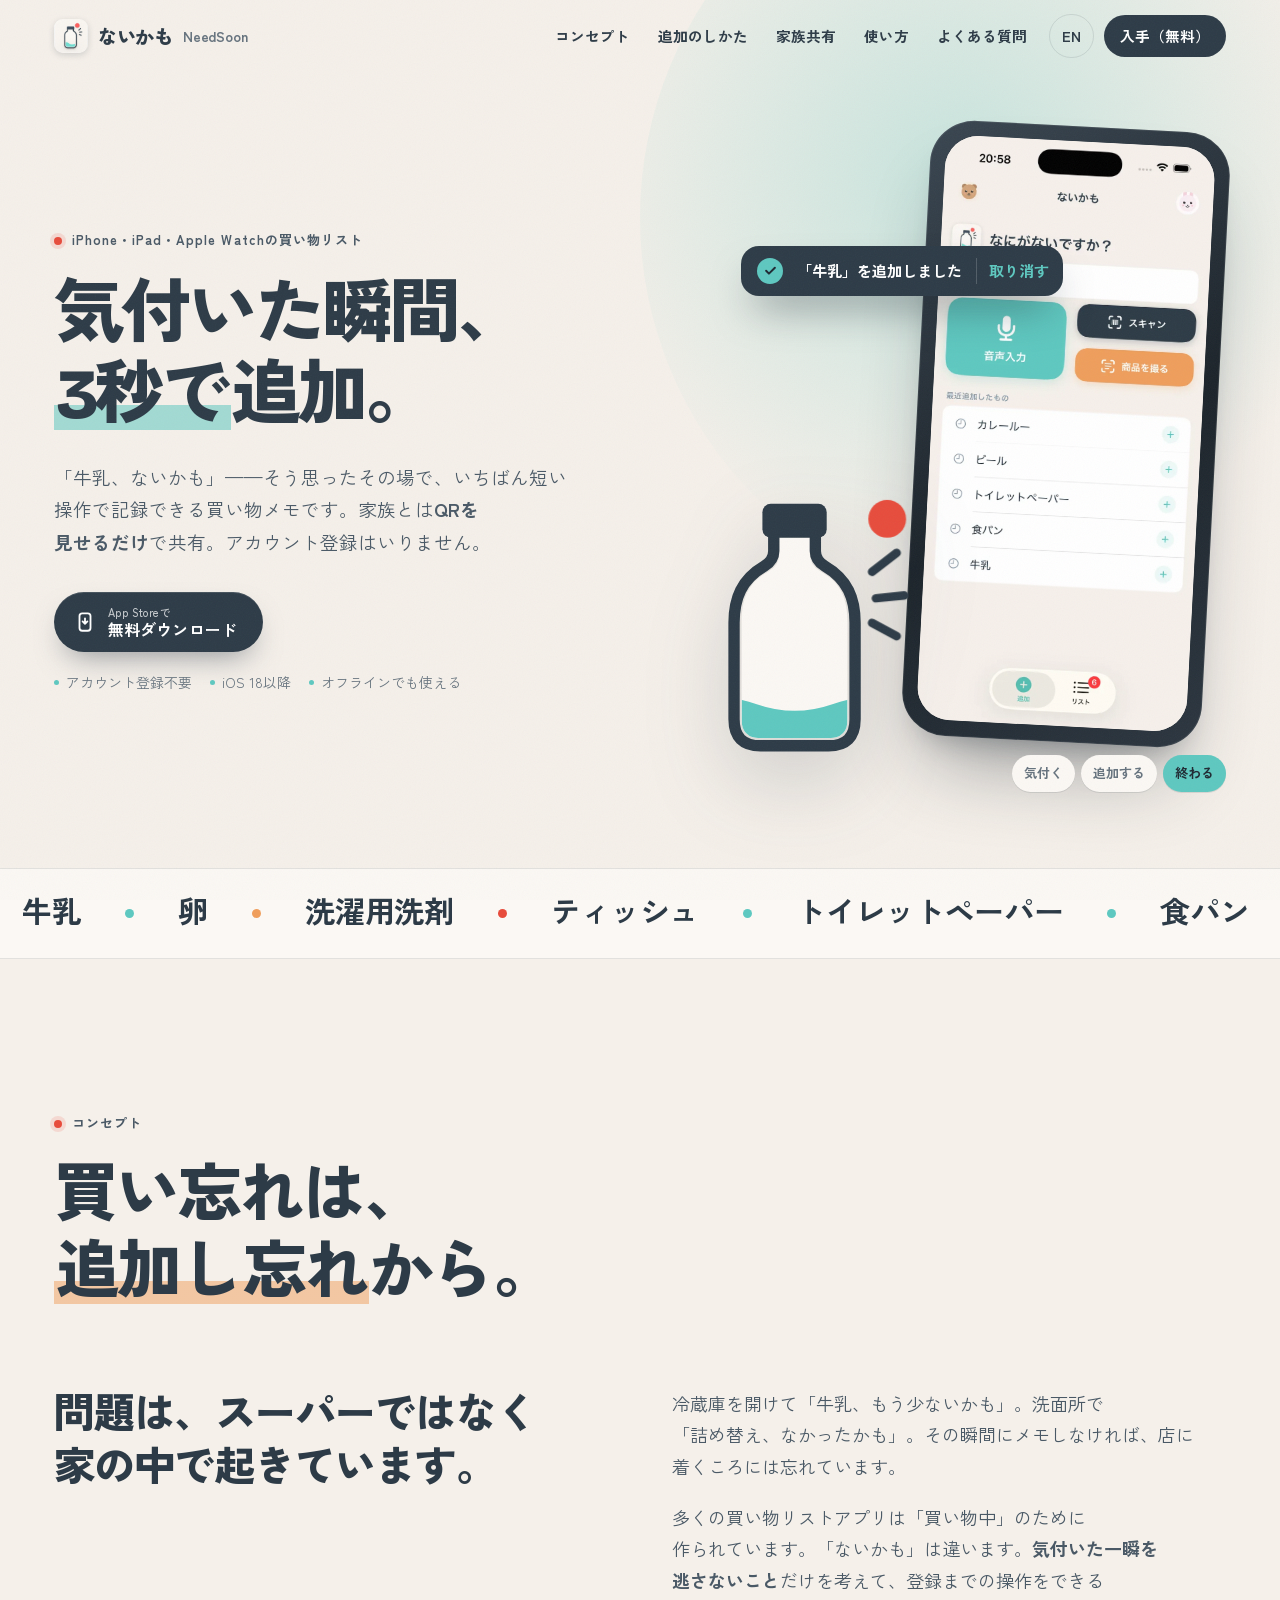
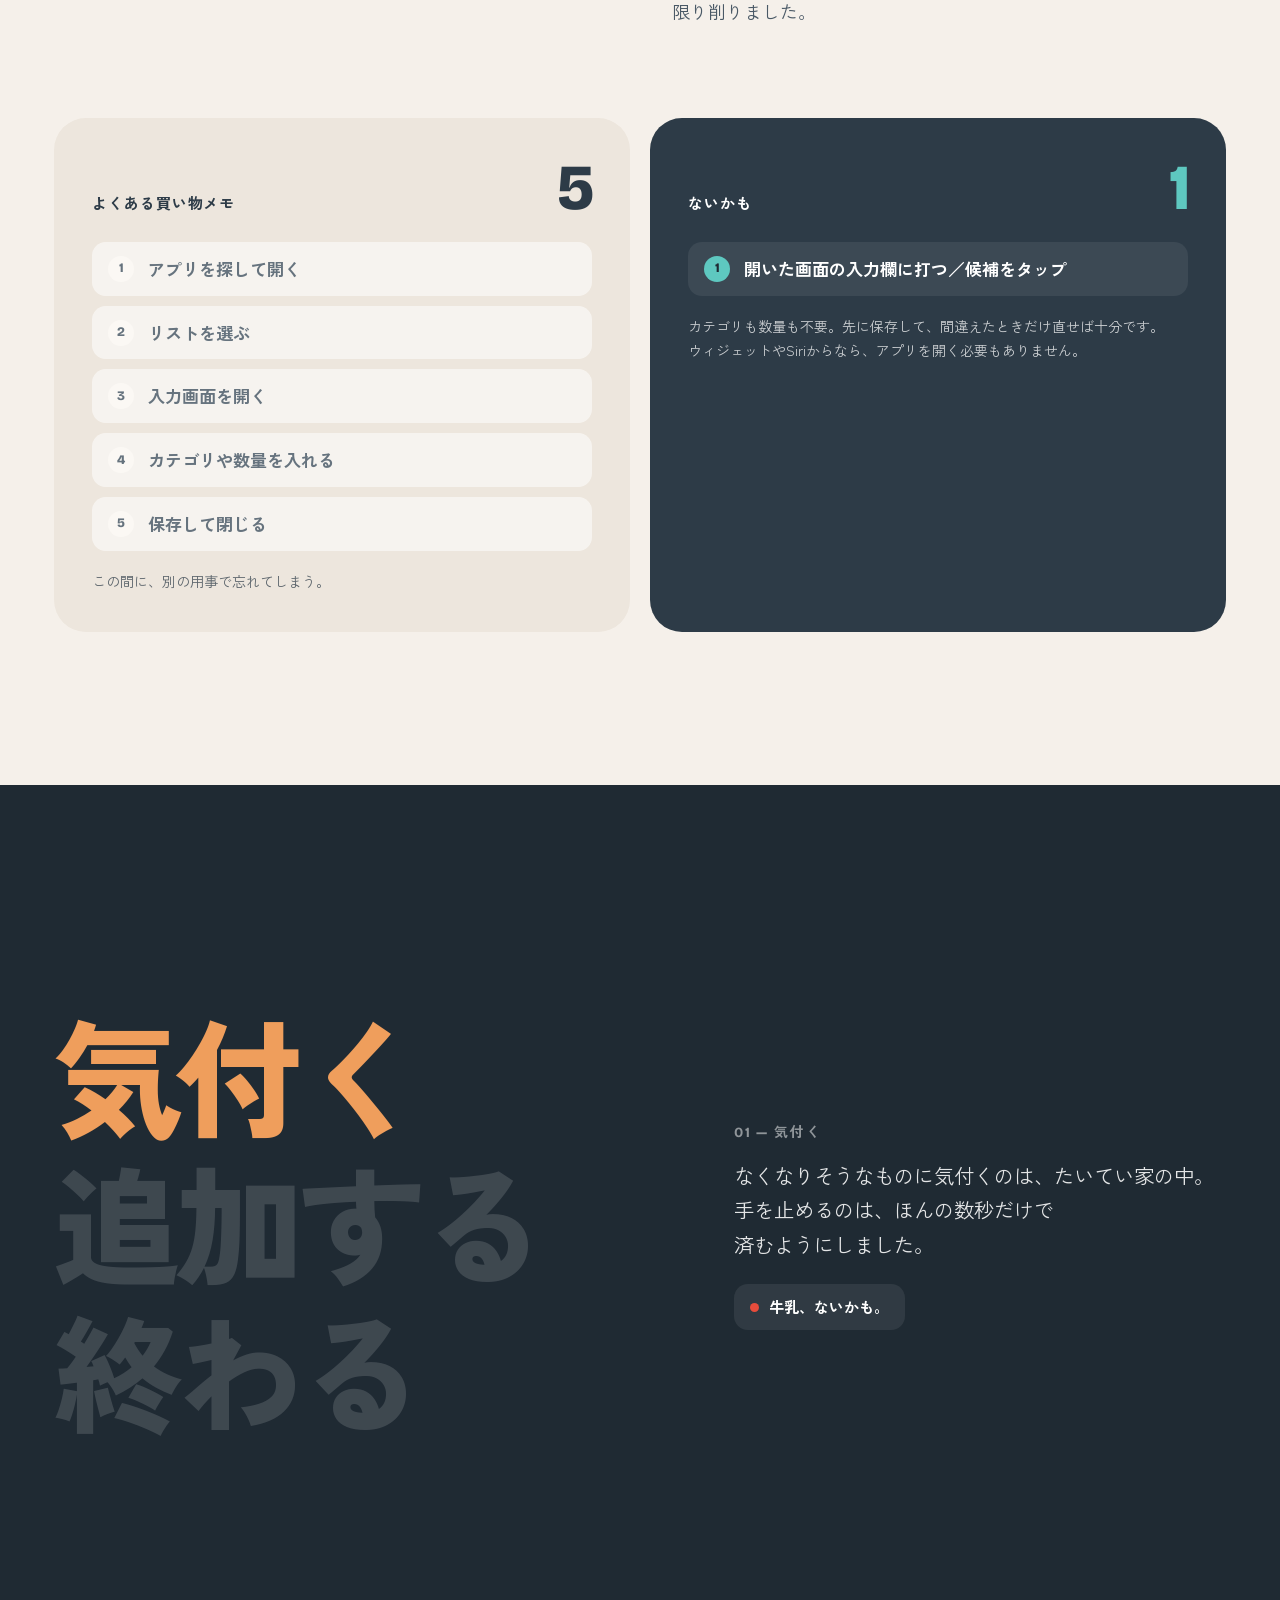
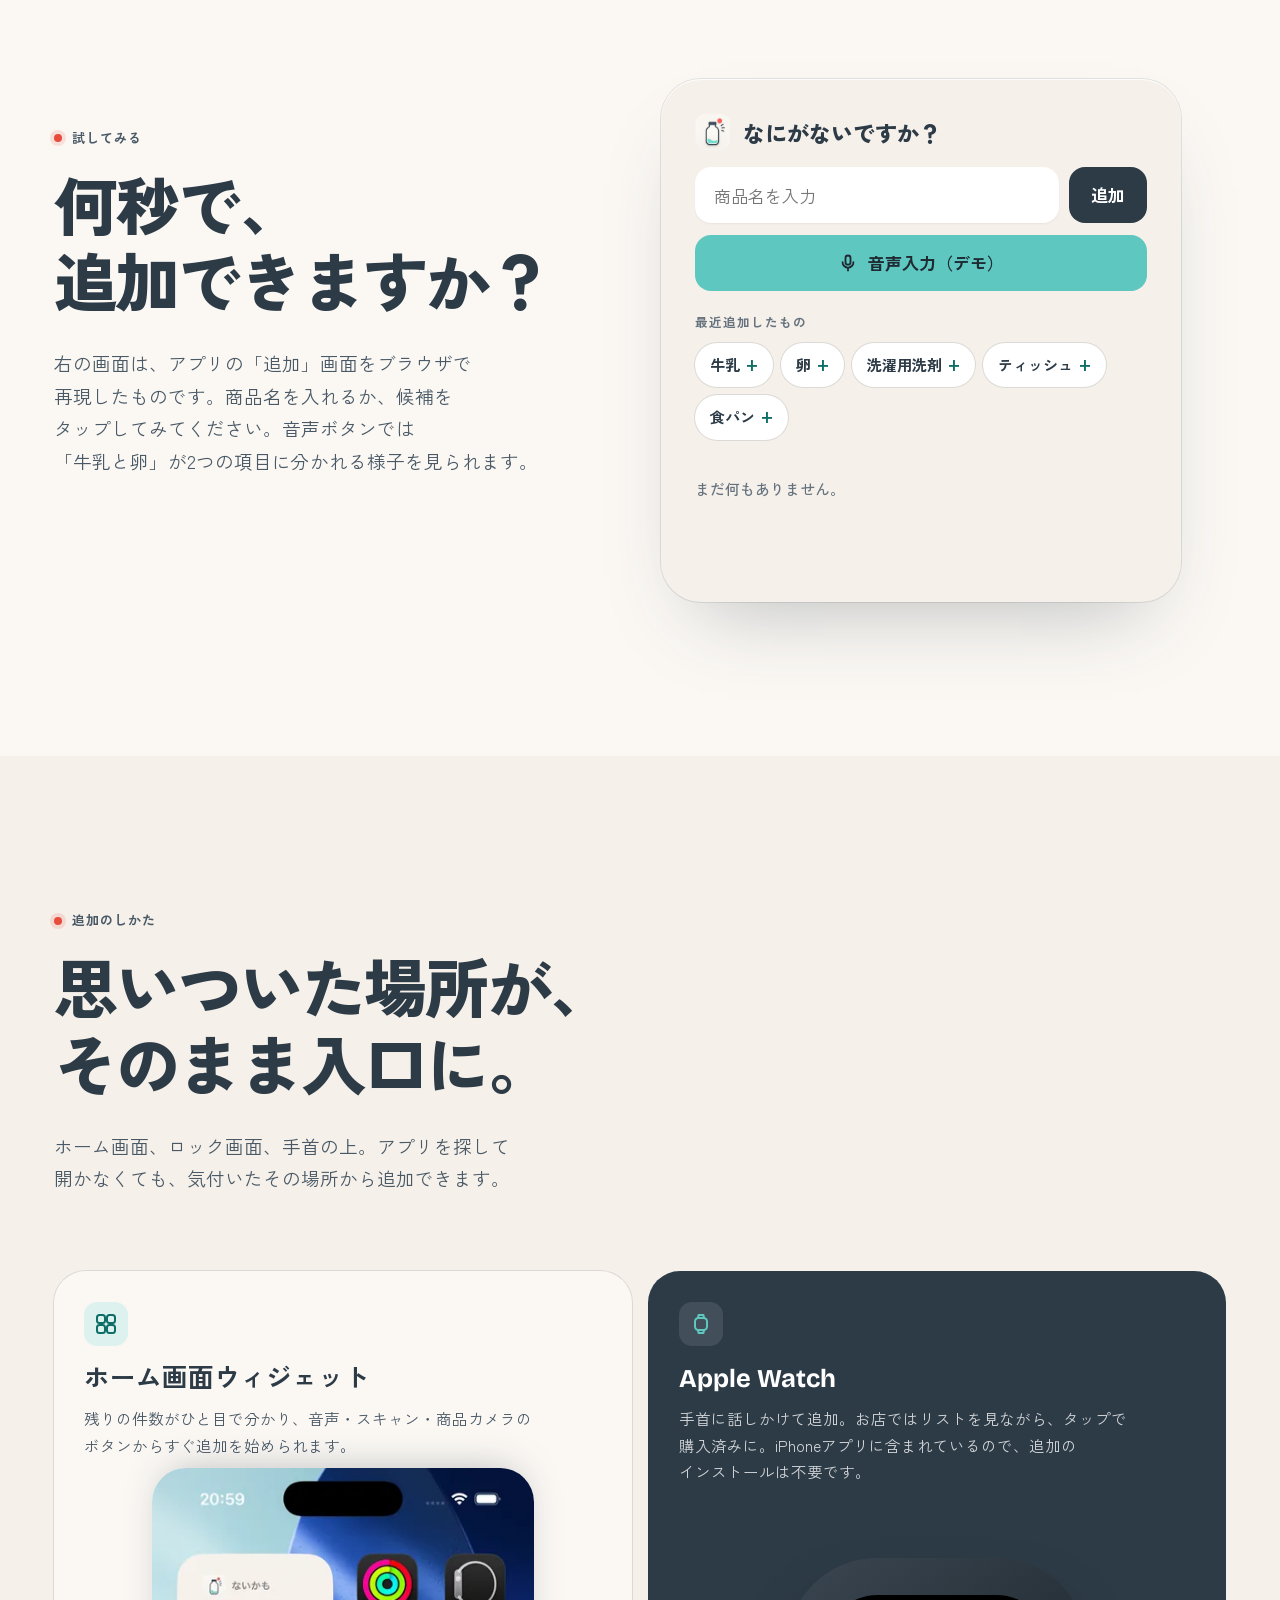
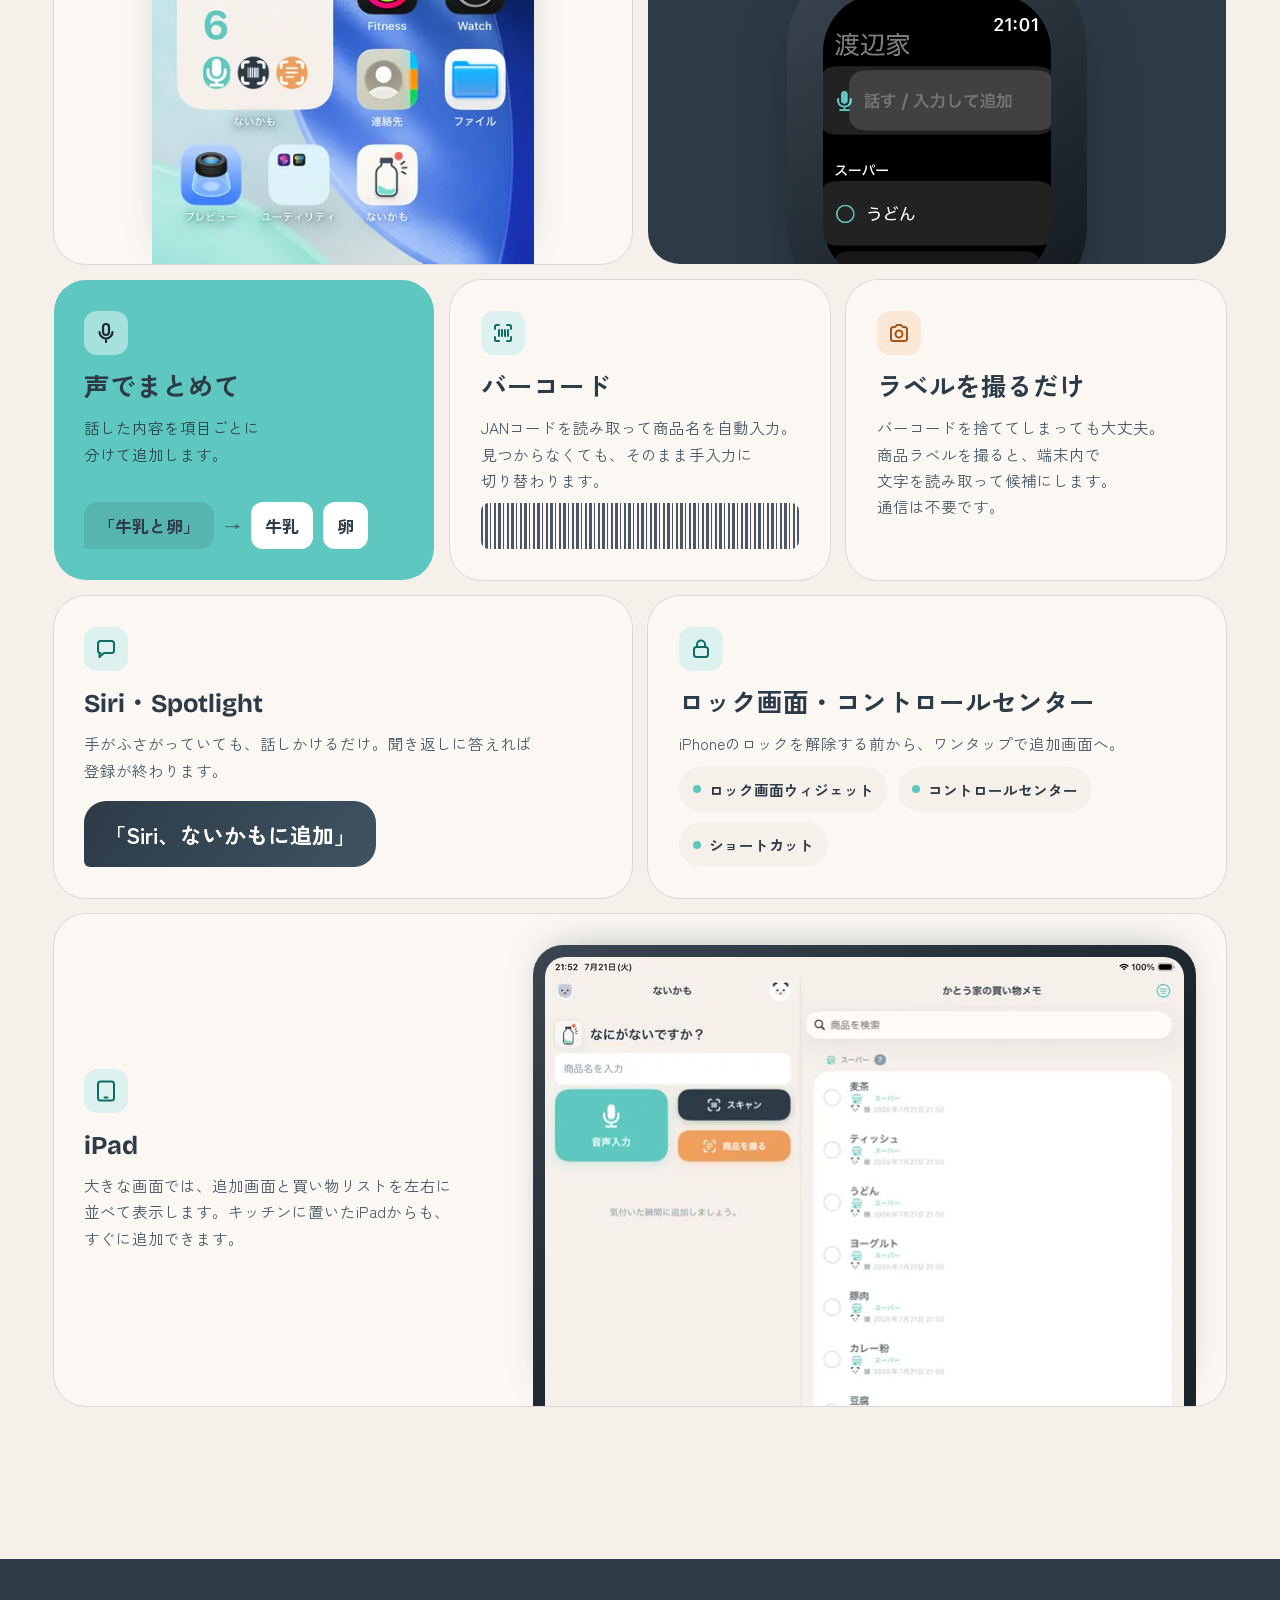
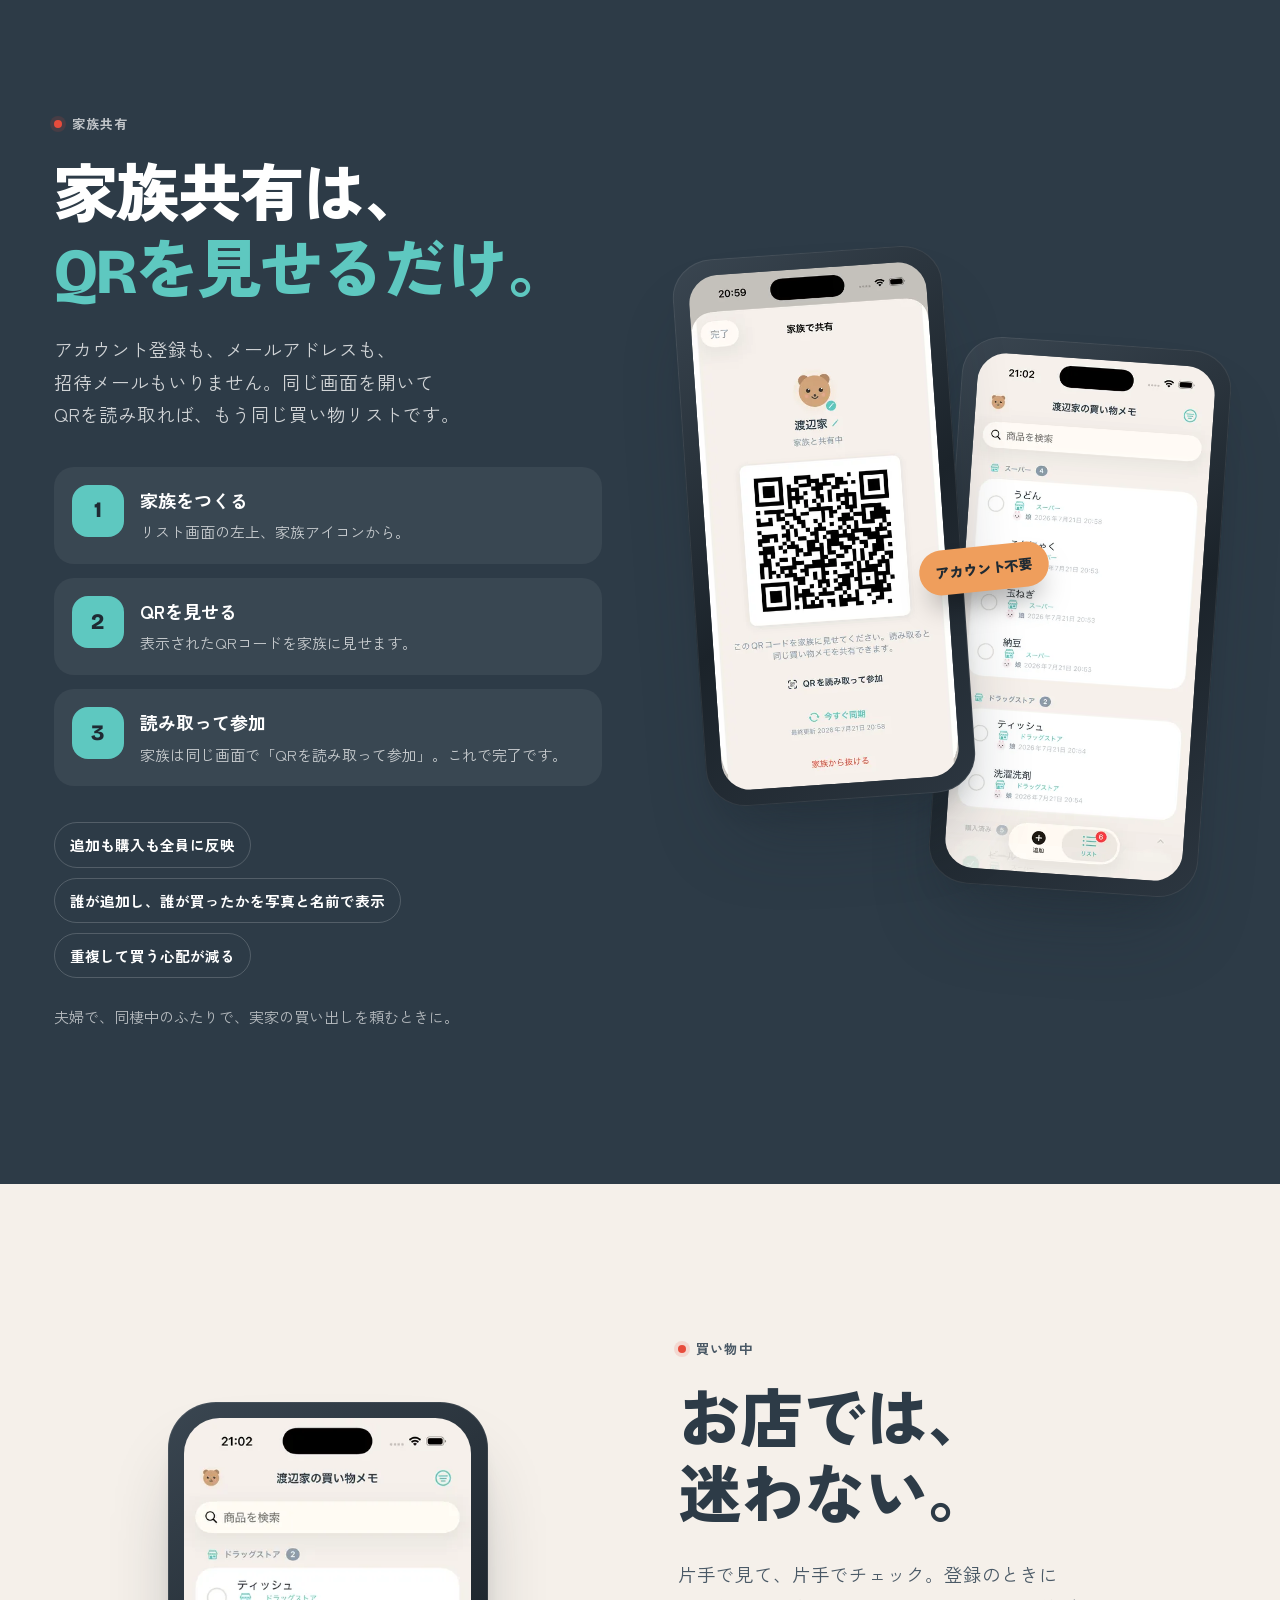
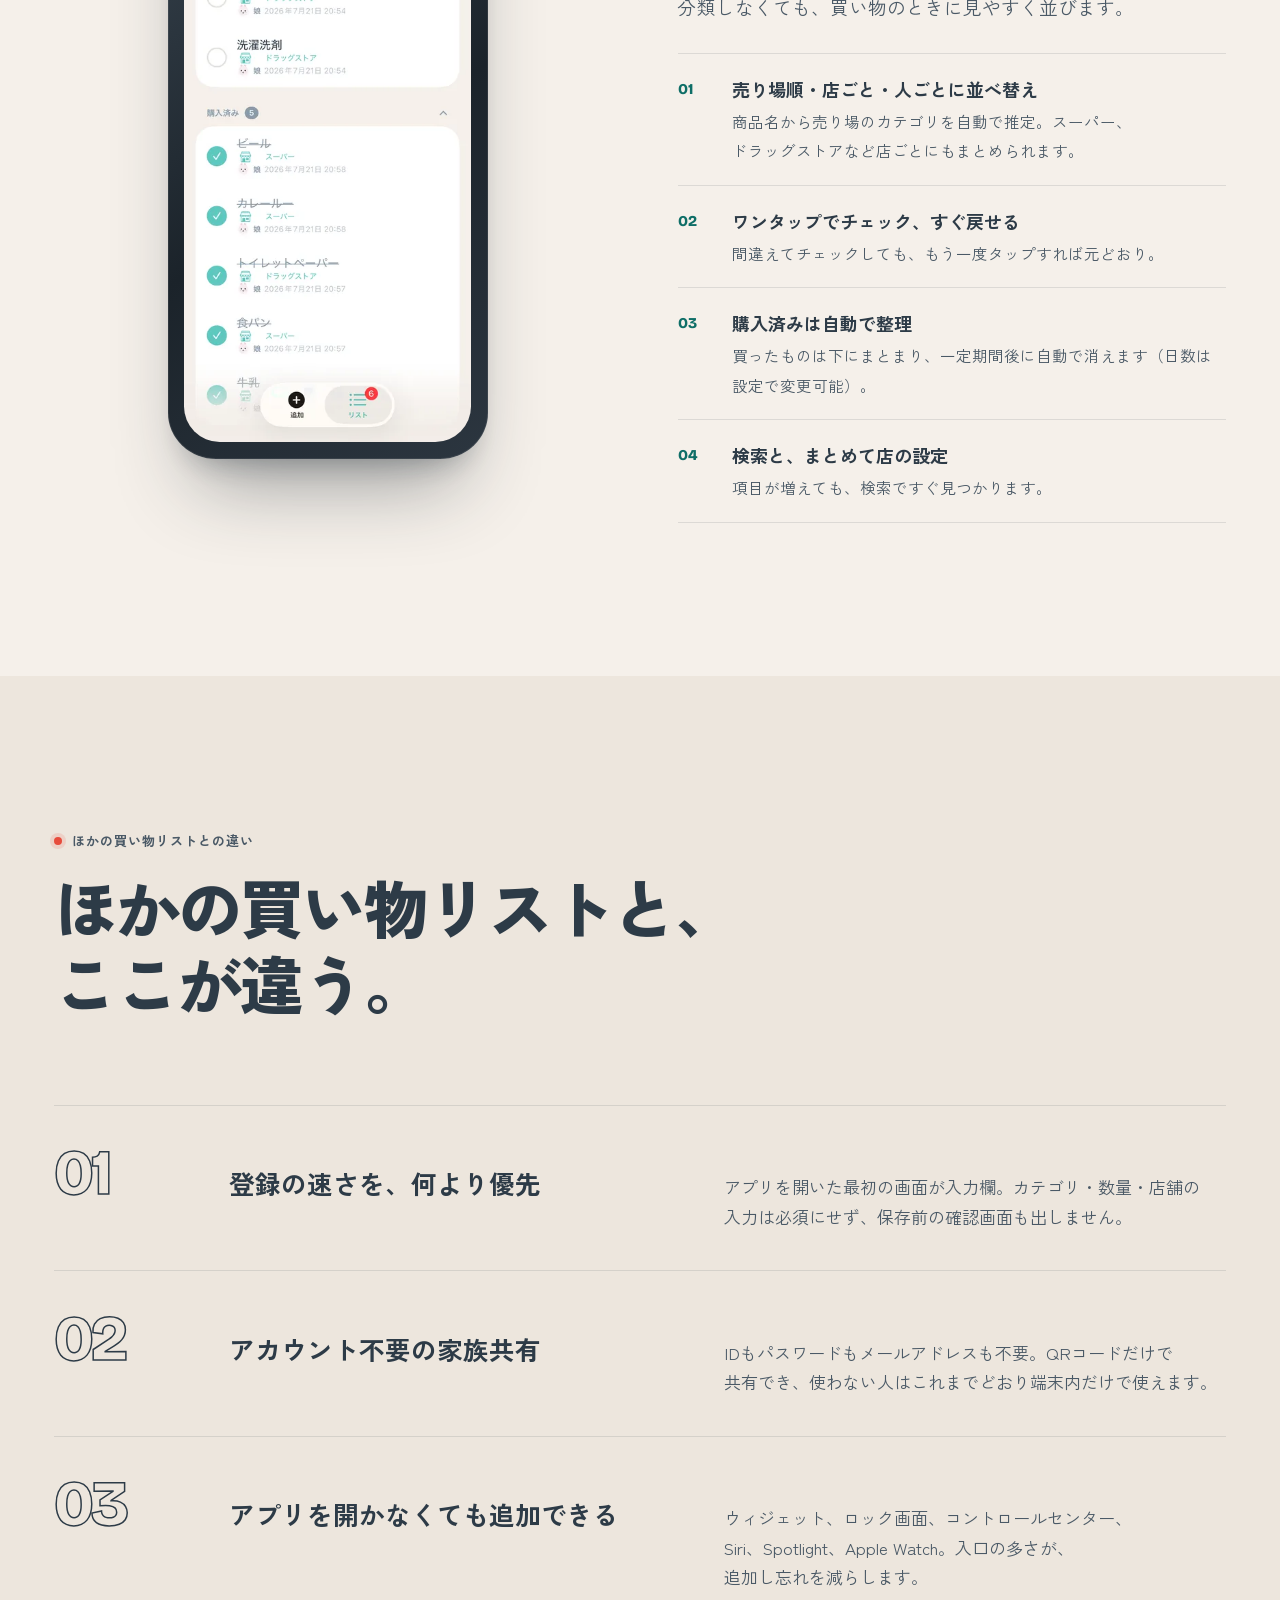
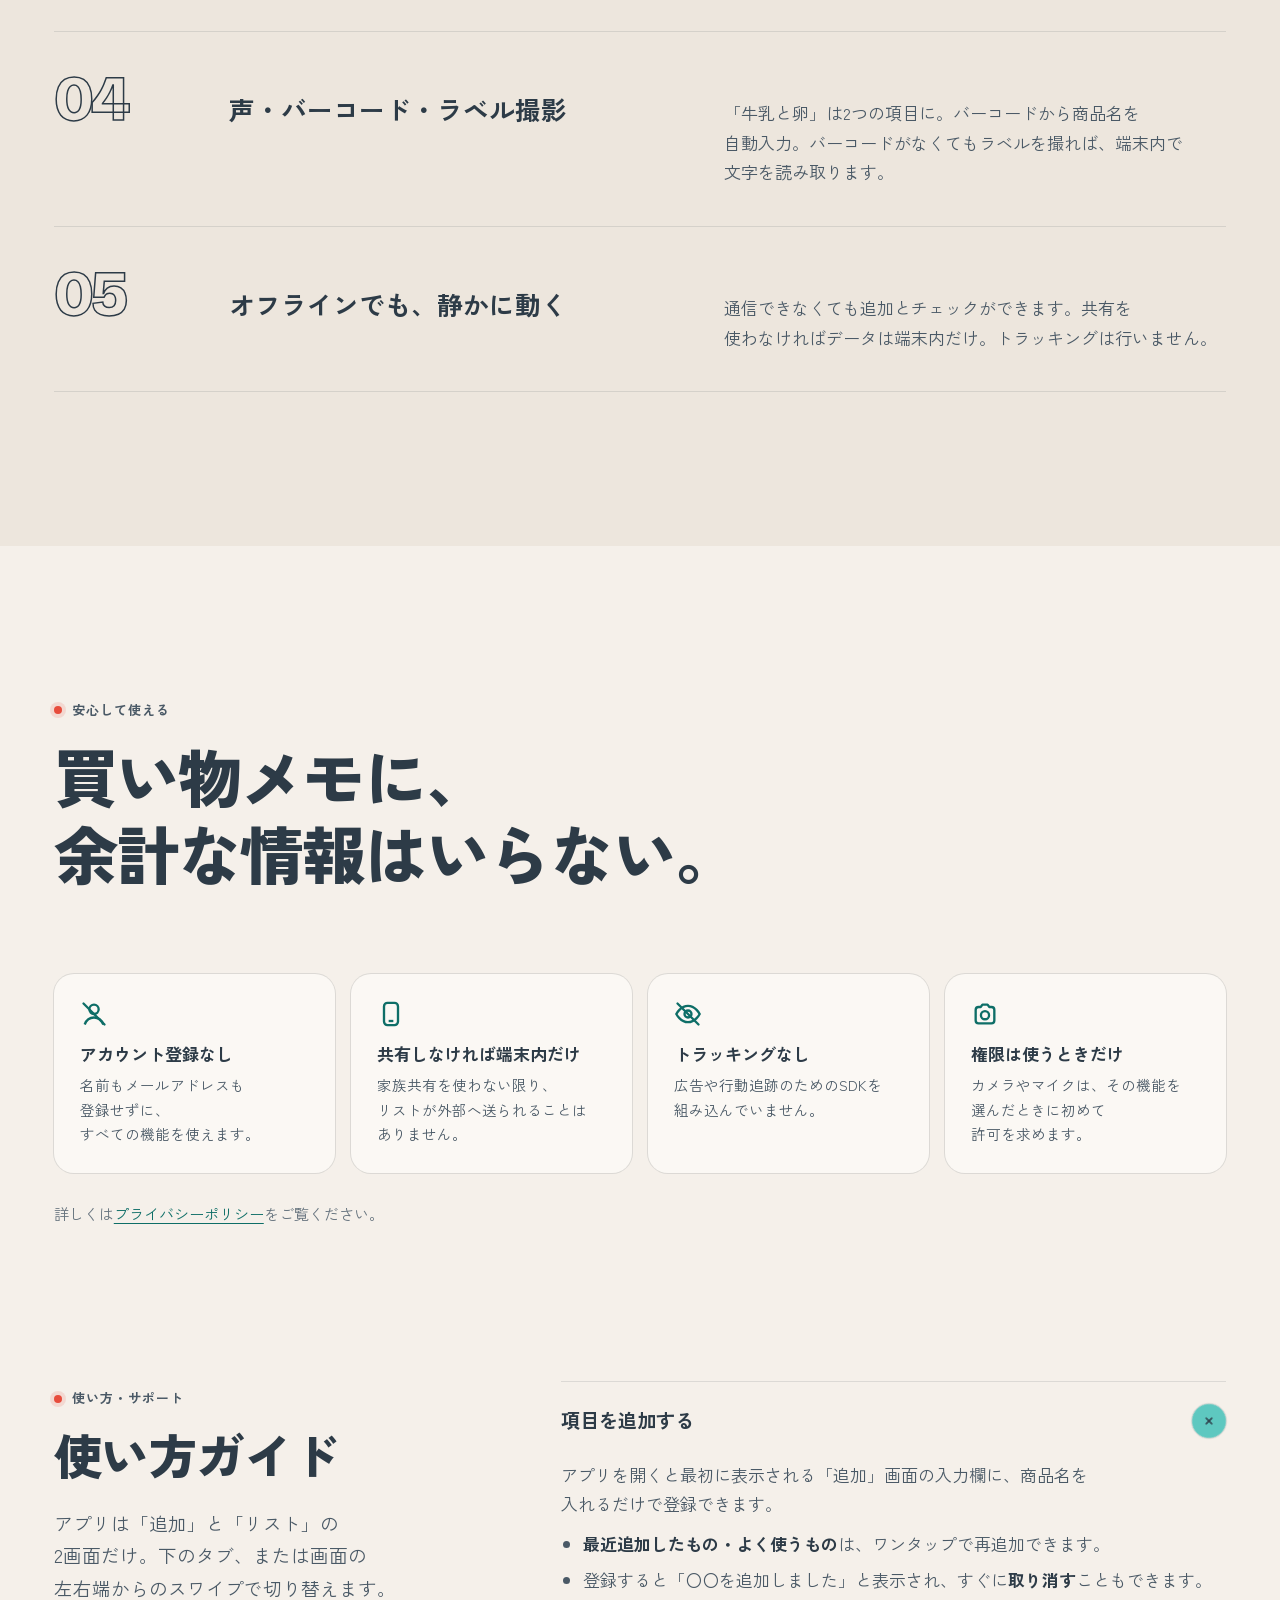
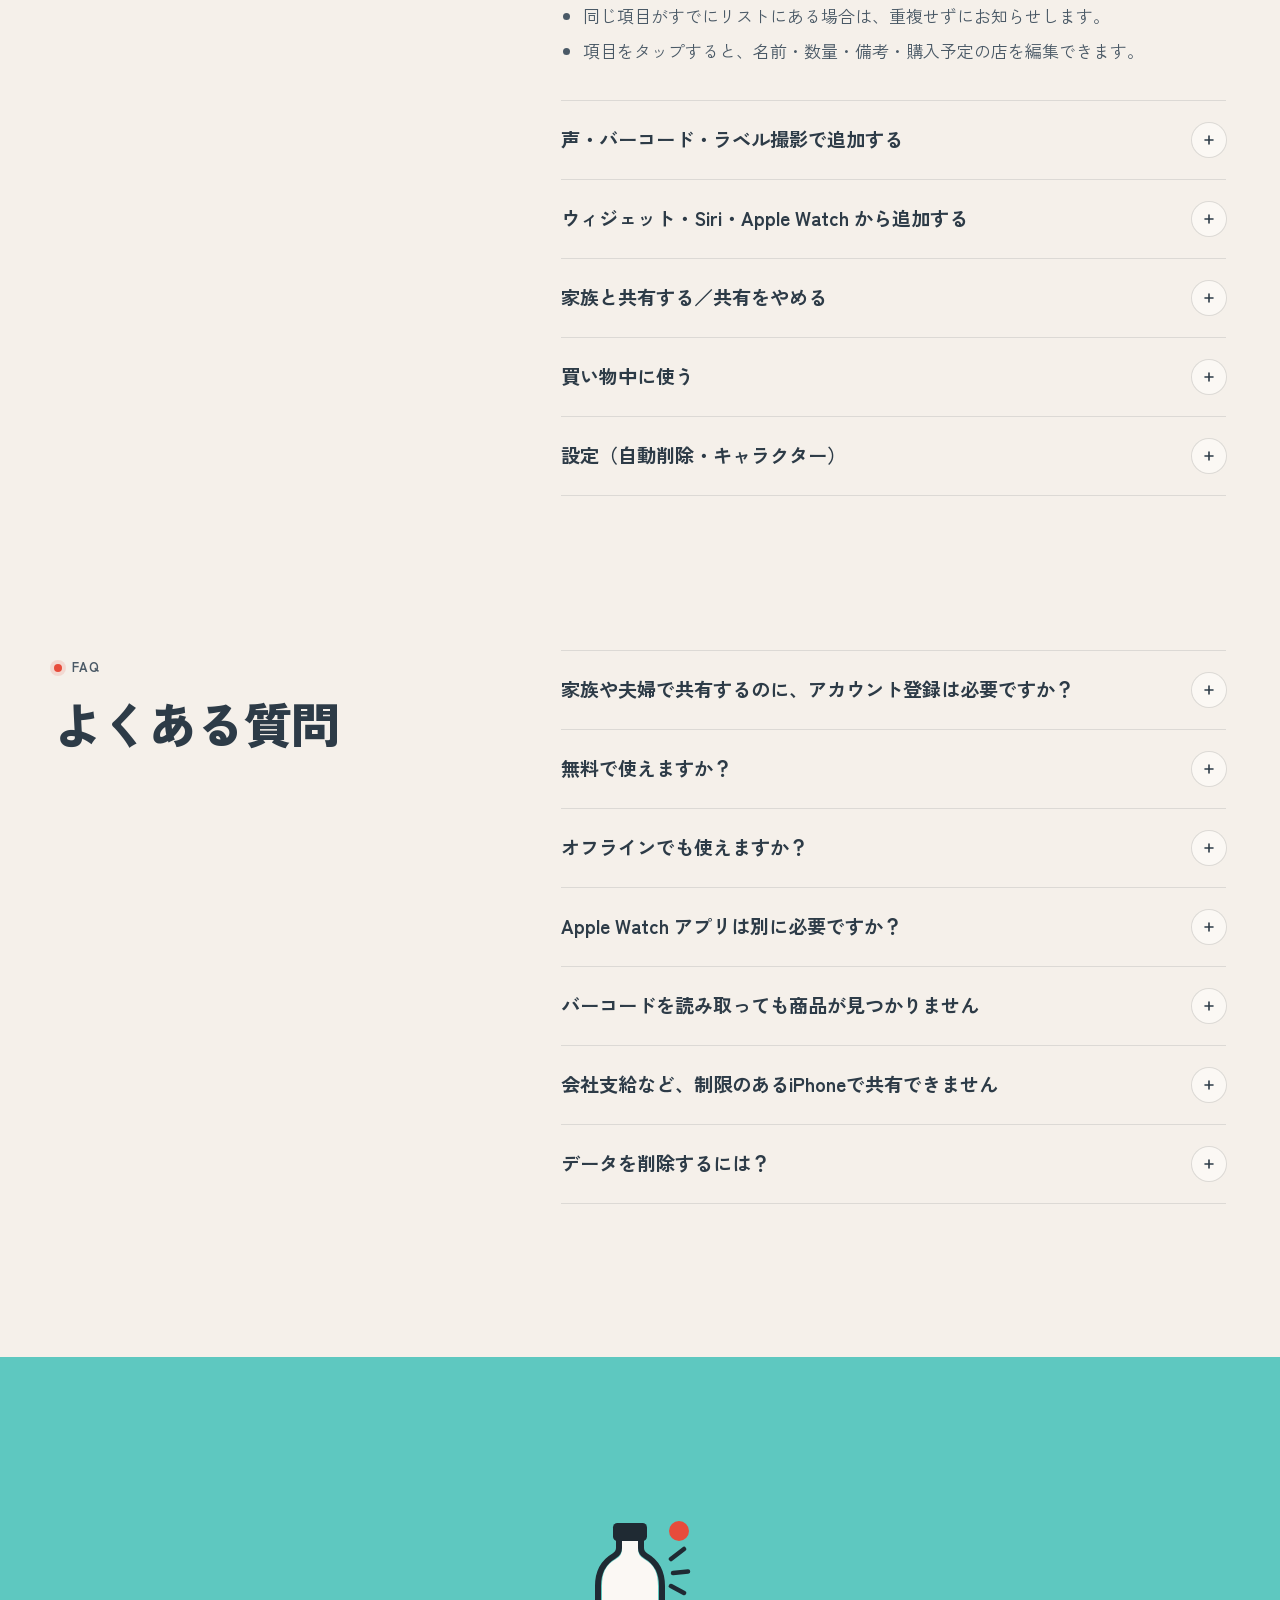
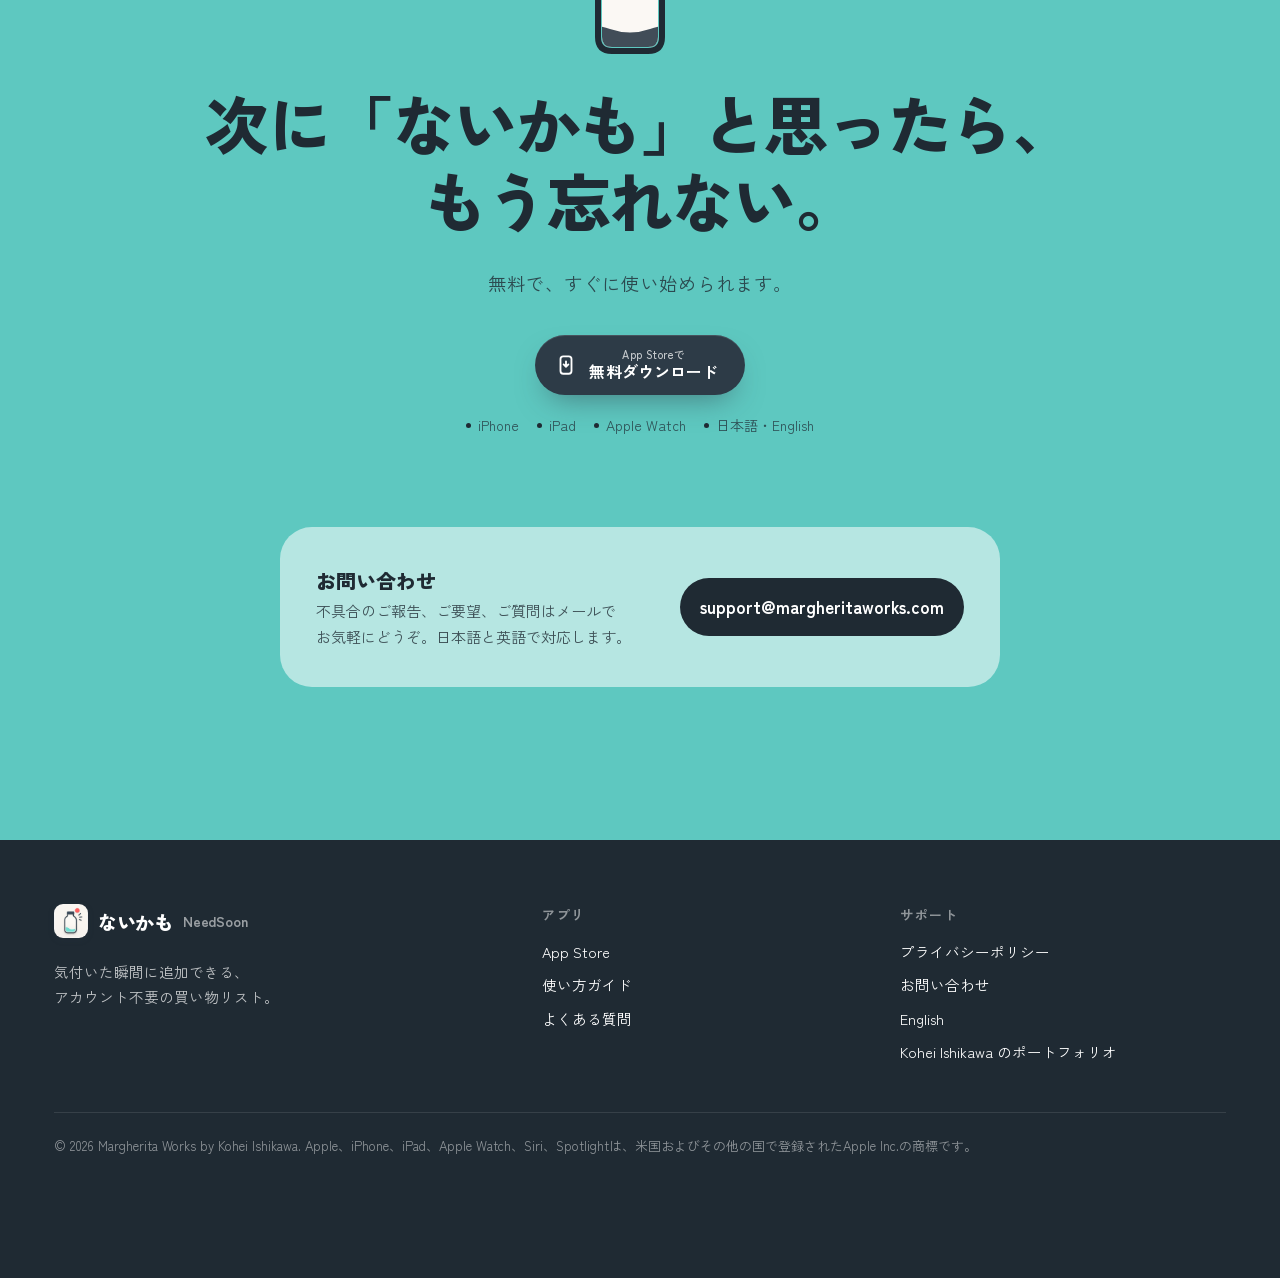
<file: index.html>
<!DOCTYPE html>
<html lang="ja" class="no-js">
<head>
<meta charset="UTF-8">
<meta name="viewport" content="width=device-width, initial-scale=1, viewport-fit=cover">
<title>買い物リスト「ないかも」｜家族共有はQRだけ・アカウント不要の買い物メモアプリ</title>
<meta name="description" content="「牛乳、ないかも」と気付いた瞬間に3秒で追加できるiPhoneの買い物リスト。家族共有はQRを見せるだけでアカウント登録不要。音声・バーコード・ラベル撮影・ウィジェット・Siri・Apple Watchから追加できます。無料。">
<link rel="canonical" href="https://needsoon.margheritaworks.com/">
<link rel="alternate" hreflang="ja" href="https://needsoon.margheritaworks.com/">
<link rel="alternate" hreflang="en" href="https://needsoon.margheritaworks.com/en.html">
<link rel="alternate" hreflang="x-default" href="https://needsoon.margheritaworks.com/en.html">
<meta name="theme-color" content="#F5F0EA">
<meta name="apple-itunes-app" content="app-id=6792124859">
<meta name="format-detection" content="telephone=no">

<meta property="og:type" content="website">
<meta property="og:site_name" content="ないかも / NeedSoon">
<meta property="og:title" content="買い物リスト「ないかも」— 気付いた瞬間、3秒で追加。">
<meta property="og:description" content="家族共有はQRを見せるだけ。アカウント登録不要の買い物メモ。音声・バーコード・ウィジェット・Siri・Apple Watchから追加できます。">
<meta property="og:url" content="https://needsoon.margheritaworks.com/">
<meta property="og:image" content="https://needsoon.margheritaworks.com/assets/img/og-ja.png">
<meta property="og:image:width" content="1200">
<meta property="og:image:height" content="630">
<meta property="og:image:alt" content="ないかも — 気付いた瞬間、3秒で追加。">
<meta property="og:locale" content="ja_JP">
<meta property="og:locale:alternate" content="en_US">
<meta name="twitter:card" content="summary_large_image">

<link rel="icon" href="/favicon.ico" sizes="any">
<link rel="icon" href="/favicon.png" type="image/png">
<link rel="apple-touch-icon" href="/apple-touch-icon.png">
<link rel="manifest" href="/site.webmanifest">

<link rel="preconnect" href="https://fonts.googleapis.com">
<link rel="preconnect" href="https://fonts.gstatic.com" crossorigin>
<link rel="stylesheet" href="https://fonts.googleapis.com/css2?family=Bricolage+Grotesque:opsz,wght@12..96,600..800&family=Zen+Kaku+Gothic+New:wght@400;700;900&display=swap">
<link rel="preload" as="image" href="assets/img/ja-1-720.webp" type="image/webp">
<link rel="stylesheet" href="assets/css/site.css?v=4">

<script type="application/ld+json">
{
  "@context": "https://schema.org",
  "@graph": [
    {
      "@type": "Organization",
      "@id": "https://needsoon.margheritaworks.com/#org",
      "name": "Margherita Works",
      "email": "support@margheritaworks.com",
      "founder": { "@type": "Person", "name": "Kohei Ishikawa" }
    },
    {
      "@type": "WebSite",
      "@id": "https://needsoon.margheritaworks.com/#website",
      "url": "https://needsoon.margheritaworks.com/",
      "name": "ないかも / NeedSoon",
      "inLanguage": ["ja", "en"],
      "publisher": { "@id": "https://needsoon.margheritaworks.com/#org" }
    },
    {
      "@type": "MobileApplication",
      "@id": "https://needsoon.margheritaworks.com/#app",
      "name": "ないかも",
      "alternateName": ["NeedSoon", "買い物リスト ないかも"],
      "description": "気付いた瞬間に3秒で追加できる買い物リスト。家族共有はQRを見せるだけでアカウント登録不要。音声・バーコード・ラベル撮影・ウィジェット・Siri・Apple Watchから追加できます。",
      "operatingSystem": "iOS 18.0以降, iPadOS 18.0以降, watchOS",
      "applicationCategory": "ShoppingApplication",
      "inLanguage": ["ja", "en"],
      "url": "https://needsoon.margheritaworks.com/",
      "downloadUrl": "https://apps.apple.com/jp/app/id6792124859",
      "installUrl": "https://apps.apple.com/jp/app/id6792124859",
      "image": "https://needsoon.margheritaworks.com/assets/img/icon-512.png",
      "screenshot": [
        "https://needsoon.margheritaworks.com/assets/img/ja-1-720.webp",
        "https://needsoon.margheritaworks.com/assets/img/ja-2-720.webp",
        "https://needsoon.margheritaworks.com/assets/img/ja-5-720.webp"
      ],
      "featureList": "気付いた瞬間の素早い追加, 最近・よく使う項目の候補, 音声で複数項目を追加, バーコード読取り, 商品ラベル撮影による文字認識, ホーム画面・ロック画面ウィジェット, コントロールセンター, Siri, Apple Watch, アカウント不要のQR家族共有, 売り場順・店ごと・人ごとの並べ替え, オフライン対応",
      "offers": { "@type": "Offer", "price": "0", "priceCurrency": "JPY" },
      "publisher": { "@id": "https://needsoon.margheritaworks.com/#org" }
    },
    {
      "@type": "FAQPage",
      "@id": "https://needsoon.margheritaworks.com/#faq",
      "mainEntity": [
        { "@type": "Question", "name": "家族や夫婦で買い物リストを共有するのに、アカウント登録は必要ですか？", "acceptedAnswer": { "@type": "Answer", "text": "不要です。メールアドレスも登録しません。家族をつくるとQRコードが表示され、家族がそのQRを読み取るだけで同じ買い物リストを共有できます。" } },
        { "@type": "Question", "name": "無料で使えますか？", "acceptedAnswer": { "@type": "Answer", "text": "はい。App Storeから無料でダウンロードして、すぐに使い始められます。" } },
        { "@type": "Question", "name": "オフラインでも使えますか？", "acceptedAnswer": { "@type": "Answer", "text": "はい。追加・編集・チェックなどの基本操作はオフラインで動作します。家族共有の同期は、オンラインに戻ったときやアプリを開いたときに行われます。" } },
        { "@type": "Question", "name": "Apple Watchで使えますか？", "acceptedAnswer": { "@type": "Answer", "text": "はい。Apple WatchアプリはiPhoneアプリに含まれています。Watchからリストの確認、音声やテキストでの追加、購入済みのチェックができます。" } },
        { "@type": "Question", "name": "バーコードを読み取っても商品が見つからないときは？", "acceptedAnswer": { "@type": "Answer", "text": "商品名を手入力して、そのまま登録できます。店舗独自のコードなどは「見つかりません」と表示され、手入力に切り替わります。" } },
        { "@type": "Question", "name": "データを削除するには？", "acceptedAnswer": { "@type": "Answer", "text": "各項目はアプリ内で削除できます。共有をやめるには家族画面から「家族から抜ける」を選びます。アプリを削除すると、その端末内のデータは削除されます。共有データの削除はお問い合わせください。" } }
      ]
    }
  ]
}
</script>
</head>
<body>
<a class="skip" href="#main">本文へ<wbr>移動</a>

<header class="site-header">
  <div class="wrap bar">
    <a class="brand" href="/" aria-label="ないかも ホーム">
      <img src="assets/img/icon-192.png" alt="" width="34" height="34">ないかも<em>NeedSoon</em>
    </a>
    <nav class="nav" aria-label="メイン">
      <a href="#why">コンセプト</a>
      <a href="#entries">追加のしかた</a>
      <a href="#family">家族共有</a>
      <a href="#guide">使い方</a>
      <a href="#faq">よくある質問</a>
      <a class="lang" href="en.html" hreflang="en" lang="en">EN</a>
      <a class="nav-cta" href="https://apps.apple.com/jp/app/id6792124859">入手（無料）</a>
    </nav>
  </div>
</header>

<main id="main">

<!-- ============ HERO ============ -->
<section class="hero" aria-labelledby="hero-title">
  <div class="wrap hero-grid">
    <div>
      <p class="eyebrow reveal">iPhone・iPad・Apple Watchの<wbr>買い物リスト</p>
      <h1 id="hero-title" class="display reveal" style="--d:.08s">
        <span class="line"><span class="in-line">気付いた瞬間、</span></span>
        <span class="line"><span class="in-line"><span class="mark">3秒で</span>追加。</span></span>
      </h1>
      <p class="lead reveal" style="--d:.16s">「牛乳、<span class="nowrap">ないかも」——</span>そう<wbr>思った<wbr>その<wbr>場で、<wbr>いちばん短い<wbr>操作で<wbr>記録できる<wbr>買い物メモです。<wbr>家族とは<strong>QRを<wbr>見せるだけ</strong>で<wbr>共有。<wbr>アカウント登録は<wbr>いりません。</p>
      <div class="reveal" style="--d:.24s">
        <a class="btn-store" href="https://apps.apple.com/jp/app/id6792124859">
          <svg viewBox="0 0 24 24" fill="none" stroke="currentColor" stroke-width="2" stroke-linecap="round" stroke-linejoin="round" aria-hidden="true"><rect x="6" y="2.5" width="12" height="19" rx="3"/><path d="M12 8v6m-2.6-2.6L12 14l2.6-2.6"/></svg>
          <span><small>App Storeで</small>無料ダウンロード</span>
        </a>
        <ul class="store-meta">
          <li>アカウント登録不要</li>
          <li>iOS 18以降</li>
          <li>オフラインでも使える</li>
        </ul>
      </div>
    </div>

    <div class="hero-stage" aria-hidden="true">
      <svg class="bottle hero-bottle" viewBox="0 0 240 300">
        <defs><clipPath id="clip-hero"><path d="M84 60V76Q84 90 72 96C50 108 44 126 44 150V252Q44 272 64 272H136Q156 272 156 252V150C156 126 150 108 128 96Q116 90 116 76V60Z"/></clipPath></defs>
        <path d="M84 60V76Q84 90 72 96C50 108 44 126 44 150V252Q44 272 64 272H136Q156 272 156 252V150C156 126 150 108 128 96Q116 90 116 76V60Z" fill="#FBF8F4"/>
        <g clip-path="url(#clip-hero)"><g class="liquid"><g class="wave"><path d="M-20 236q40-14 80 0t80 0 80 0 80 0 80 0V420H-20Z" fill="#5EC8C0"/></g></g></g>
        <path d="M78 56V74Q78 84 68 90C44 104 36 124 36 150V252Q36 280 64 280H136Q164 280 164 252V150C164 124 156 104 132 90Q122 84 122 74V56" fill="none" stroke="#2D3B47" stroke-width="12" stroke-linejoin="round"/>
        <rect x="66" y="24" width="68" height="36" rx="9" fill="#2D3B47"/>
        <circle class="notice" cx="198" cy="40" r="20" fill="#E74C3C"/>
        <g stroke="#2D3B47" stroke-width="9" stroke-linecap="round"><line class="ray" x1="182" y1="96" x2="208" y2="76"/><line class="ray" x1="186" y1="124" x2="216" y2="121"/><line class="ray" x1="182" y1="150" x2="208" y2="164"/></g>
      </svg>
      <div class="phone">
        <img src="assets/img/ja-1-720.webp" srcset="assets/img/ja-1-420.webp 420w, assets/img/ja-1-720.webp 720w, assets/img/ja-1-1080.webp 1080w" sizes="(max-width: 520px) 58vw, 300px" width="720" height="1565" alt="">
      </div>
      <div class="toast">
        <span class="check"><svg viewBox="0 0 24 24" fill="none" stroke="currentColor" stroke-width="3.2" stroke-linecap="round" stroke-linejoin="round"><path d="M5 12.5l4.5 4.5L19 7.5"/></svg></span>
        「牛乳」を追加しました
        <span class="undo">取り消す</span>
      </div>
      <div class="hero-steps"><span>気付く</span><span>追加する</span><span>終わる</span></div>
    </div>
  </div>
</section>

<div class="marquee" aria-hidden="true">
  <div class="marquee-track">
    <ul><li>牛乳</li><li>卵</li><li>洗濯用洗剤</li><li>ティッシュ</li><li>トイレットペーパー</li><li>食パン</li><li>コーヒー</li><li>歯磨き粉</li><li>シャンプー</li><li>お米</li><li>納豆</li><li>バター</li></ul>
    <ul><li>牛乳</li><li>卵</li><li>洗濯用洗剤</li><li>ティッシュ</li><li>トイレットペーパー</li><li>食パン</li><li>コーヒー</li><li>歯磨き粉</li><li>シャンプー</li><li>お米</li><li>納豆</li><li>バター</li></ul>
  </div>
</div>

<!-- ============ WHY ============ -->
<section class="section" id="why" aria-labelledby="why-title">
  <div class="wrap">
    <div class="section-head">
      <p class="eyebrow reveal">コンセプト</p>
      <h2 id="why-title" class="h2 reveal">買い<wbr>忘れは、<br><span class="mark mark--amber">追加し忘れ</span>から。</h2>
    </div>
    <div class="insight-grid">
      <p class="insight-quote reveal">問題は、<wbr>スーパーではなく<br>家の<wbr>中で<wbr>起きています。</p>
      <div class="insight-body reveal" style="--d:.1s">
        <p>冷蔵庫を<wbr>開けて<wbr>「牛乳、<wbr>もう<wbr>少ないかも」。<wbr>洗面所で<wbr>「詰め替え、<wbr>なかったかも」。<wbr>その<wbr>瞬間に<wbr>メモしなければ、<wbr>店に<wbr>着くころには<wbr>忘れています。</p>
        <p>多くの<wbr>買い物リストアプリは<wbr>「買い物中」⁠の<wbr>ために<wbr>作られています。<wbr>「ないかも」⁠は<wbr>違います。<strong>気付いた<wbr>一瞬を<wbr>逃さない<wbr>こと</strong>だけを<wbr>考えて、<wbr>登録までの<wbr>操作を<wbr>できる<wbr>限り<wbr>削りました。</p>
      </div>
    </div>
    <div class="compare">
      <div class="compare-col them reveal">
        <h3>よく<wbr>ある<wbr>買い物メモ <b>5</b></h3>
        <ol><li>アプリを<wbr>探して<wbr>開く</li><li>リストを<wbr>選ぶ</li><li>入力画面を<wbr>開く</li><li>カテゴリや<wbr>数量を<wbr>入れる</li><li>保存して<wbr>閉じる</li></ol>
        <p class="foot">この<wbr>間に、<wbr>別の<wbr>用事で<wbr>忘れてしまう。</p>
      </div>
      <div class="compare-col us reveal" style="--d:.1s">
        <h3>ないかも <b>1</b></h3>
        <ol><li>開いた<wbr>画面の<wbr>入力欄に<wbr>打つ／候補を<wbr>タップ</li></ol>
        <p class="foot">カテゴリも<wbr>数量も<wbr>不要。<wbr>先に<wbr>保存して、<wbr>間違えた<wbr>ときだけ直せば<wbr>十分です。<wbr>ウィジェットや<wbr>Siriからなら、<wbr>アプリを<wbr>開く<wbr>必要も<wbr>ありません。</p>
      </div>
    </div>
  </div>
</section>

<!-- ============ FLOW ============ -->
<section class="flow" aria-labelledby="flow-title">
  <div class="flow-sticky">
    <div class="wrap flow-inner">
      <h2 id="flow-title" class="sr-only">気付く、<wbr>追加する、<wbr>終わる。</h2>
      <ol class="flow-words">
        <li>気付く</li>
        <li>追加する</li>
        <li>終わる</li>
      </ol>
      <div class="flow-captions">
        <figure>
          <span class="num">01 — 気付く</span>
          <p>なくなりそうな<wbr>ものに<wbr>気付くのは、<wbr>たいてい家の中。<wbr>手を<wbr>止めるのは、<wbr>ほんの<wbr>数秒だけで<wbr>済むようにしました。</p>
          <span class="chip"><i></i>牛乳、ないかも。</span>
        </figure>
        <figure>
          <span class="num">02 — 追加する</span>
          <p>アプリを<wbr>開くと、<wbr>最初の<wbr>画面が<wbr>入力欄。<wbr>最近<wbr>追加した<wbr>ものなら、<wbr>ワンタップで<wbr>再追加。<wbr>声でも<wbr>バーコードでも<wbr>登録できます。</p>
          <span class="chip"><i style="background:var(--teal)"></i>「牛乳」を追加しました</span>
        </figure>
        <figure>
          <span class="num">03 — 終わる</span>
          <p>確認画面は<wbr>出しません。<wbr>追加したら、<wbr>すぐ元の<wbr>行動へ。<wbr>家族の<wbr>リストにも、<wbr>そのまま<wbr>反映されます。</p>
          <span class="chip"><i style="background:#fff"></i>あとは、買うだけ。</span>
        </figure>
      </div>
    </div>
    <div class="flow-progress" aria-hidden="true"><span></span></div>
  </div>
</section>

<!-- ============ DEMO ============ -->
<section class="section demo-section" id="try" aria-labelledby="try-title">
  <div class="wrap demo-grid">
    <div>
      <div class="section-head">
        <p class="eyebrow reveal">試してみる</p>
        <h2 id="try-title" class="h2 reveal">何秒で、<br>追加できますか？</h2>
        <p class="lead reveal">右の<wbr>画面は、<wbr>アプリの<wbr>「追加」<wbr>画面を<wbr>ブラウザで<wbr>再現した<wbr>ものです。<wbr>商品名を<wbr>入れるか、<wbr>候補を<wbr>タップしてみてください。<wbr>音声ボタンでは<wbr>「牛乳と卵」⁠が<wbr>2つの<wbr>項目に<wbr>分かれる<wbr>様子を<wbr>見られます。</p>
      </div>
    </div>
    <div class="demo reveal" data-demo
      data-toast="「{name}」を追加しました"
      data-toast-many="{n}件を追加しました"
      data-dup="「{name}」はもうリストにあります"
      data-undone="取り消しました"
      data-time="{s}秒で追加できました。"
      data-time-tap="ワンタップで追加できました。"
      data-split-msg="話した内容を{n}件に分けて追加しました。"
      data-src-text="入力"
      data-src-voice="音声"
      data-listening="聞いています…"
      data-voice-phrase="牛乳と卵"
      data-split-re="と|、|,|\s+and\s+">
      <p class="demo-title"><img src="assets/img/icon-192.png" alt="" width="36" height="36">なにが<wbr>ないですか？</p>
      <form class="demo-form" autocomplete="off">
        <label class="sr-only" for="demo-input">商品名を<wbr>入力</label>
        <input id="demo-input" type="text" placeholder="商品名を入力" maxlength="40" enterkeyhint="done">
        <button type="submit">追加</button>
      </form>
      <div class="demo-actions">
        <button type="button" class="demo-voice"><svg viewBox="0 0 24 24" fill="none" stroke="currentColor" stroke-width="2.2" stroke-linecap="round" aria-hidden="true"><rect x="9" y="3" width="6" height="11" rx="3"/><path d="M5.5 11a6.5 6.5 0 0 0 13 0M12 17.5V21"/></svg><span>音声入力（デモ）</span></button>
      </div>
      <p class="demo-label">最近<wbr>追加した<wbr>もの</p>
      <div class="demo-chips">
        <button type="button" data-name="牛乳">牛乳</button>
        <button type="button" data-name="卵">卵</button>
        <button type="button" data-name="洗濯用洗剤">洗濯用洗剤</button>
        <button type="button" data-name="ティッシュ">ティッシュ</button>
        <button type="button" data-name="食パン">食パン</button>
      </div>
      <ul class="demo-list" aria-label="追加した項目"><li class="empty">まだ<wbr>何も<wbr>ありません。</li></ul>
      <p class="demo-timer"></p>
      <p class="sr-only" aria-live="polite"></p>
      <div class="toast demo-toast" role="status">
        <span class="check"><svg viewBox="0 0 24 24" fill="none" stroke="currentColor" stroke-width="3.2" stroke-linecap="round" stroke-linejoin="round" aria-hidden="true"><path d="M5 12.5l4.5 4.5L19 7.5"/></svg></span>
        <span class="msg"></span>
        <button type="button" class="undo">取り消す</button>
      </div>
    </div>
  </div>
</section>

<!-- ============ ENTRIES ============ -->
<section class="section" id="entries" aria-labelledby="entries-title">
  <div class="wrap">
    <div class="section-head">
      <p class="eyebrow reveal">追加の<wbr>しかた</p>
      <h2 id="entries-title" class="h2 reveal">思いついた<wbr>場所が、<br>そのまま<wbr>入口に。</h2>
      <p class="lead reveal">ホーム画面、<wbr>ロック<wbr>画面、<wbr>手首の上。<wbr>アプリを<wbr>探して<wbr>開かなくても、<wbr>気付いた<wbr>その<wbr>場所から<wbr>追加できます。</p>
    </div>
    <div class="bento">
      <article class="tile t-widget reveal">
        <span class="ico"><svg viewBox="0 0 24 24" fill="none" stroke="currentColor" stroke-width="2" stroke-linejoin="round" aria-hidden="true"><rect x="3" y="3" width="8" height="8" rx="2.5"/><rect x="13" y="3" width="8" height="8" rx="2.5"/><rect x="3" y="13" width="8" height="8" rx="2.5"/><rect x="13" y="13" width="8" height="8" rx="2.5"/></svg></span>
        <h3 class="h3">ホーム画面ウィジェット</h3>
        <p>残りの<wbr>件数が<wbr>ひと目で<wbr>分かり、<wbr>音声・スキャン・<wbr>商品カメラの<wbr>ボタンから<wbr>すぐ<wbr>追加を<wbr>始められます。</p>
        <div class="tile-media"><img src="assets/img/ja-3-720.webp" srcset="assets/img/ja-3-420.webp 420w, assets/img/ja-3-720.webp 720w, assets/img/ja-3-1080.webp 1080w" sizes="(max-width: 620px) 80vw, 340px" width="720" height="1565" loading="lazy" alt="iPhoneのホーム画面に置いた「ないかも」ウィジェット。未購入の件数と、音声・スキャン・商品カメラのボタンが並んでいる"></div>
      </article>
      <article class="tile ink t-watch reveal" style="--d:.06s">
        <span class="ico"><svg viewBox="0 0 24 24" fill="none" stroke="currentColor" stroke-width="2" stroke-linejoin="round" aria-hidden="true"><rect x="6" y="6" width="12" height="12" rx="3.5"/><path d="M9 6l.6-3h4.8L15 6M9 18l.6 3h4.8L15 18"/></svg></span>
        <h3 class="h3">Apple Watch</h3>
        <p>手首に<wbr>話しかけて<wbr>追加。<wbr>お店では<wbr>リストを<wbr>見ながら、<wbr>タップで<wbr>購入済みに。<wbr>iPhoneアプリに<wbr>含まれているので、<wbr>追加の<wbr>インストールは<wbr>不要です。</p>
        <div class="watch"><img src="assets/img/ja-watch.webp" width="416" height="496" loading="lazy" alt="Apple Watchの「ないかも」。「話す／入力して追加」ボタンと、スーパーで買うもののリスト"></div>
      </article>
      <article class="tile teal t-voice reveal">
        <span class="ico"><svg viewBox="0 0 24 24" fill="none" stroke="currentColor" stroke-width="2.2" stroke-linecap="round" aria-hidden="true"><rect x="9" y="3" width="6" height="11" rx="3"/><path d="M5.5 11a6.5 6.5 0 0 0 13 0M12 17.5V21"/></svg></span>
        <h3 class="h3">声で<wbr>まとめて</h3>
        <p>話した<wbr>内容を<wbr>項目ごとに<wbr>分けて<wbr>追加します。</p>
        <div class="split-demo"><span class="say">「牛乳と卵」</span><span class="arrow">→</span><span class="item">牛乳</span><span class="item">卵</span></div>
      </article>
      <article class="tile t-scan reveal" style="--d:.06s">
        <span class="ico"><svg viewBox="0 0 24 24" fill="none" stroke="currentColor" stroke-width="2" stroke-linecap="round" aria-hidden="true"><path d="M4 8V5.5A1.5 1.5 0 0 1 5.5 4H8M16 4h2.5A1.5 1.5 0 0 1 20 5.5V8M20 16v2.5a1.5 1.5 0 0 1-1.5 1.5H16M8 20H5.5A1.5 1.5 0 0 1 4 18.5V16M8 9v6M11 9v6M14 9v6M17 9v6"/></svg></span>
        <h3 class="h3">バーコード</h3>
        <p>JANコードを<wbr>読み取って<wbr>商品名を<wbr>自動入力。<wbr>見つから<wbr>なくても、<wbr>そのまま<wbr>手入力に<wbr>切り<wbr>替わります。</p>
        <div class="code-demo" aria-hidden="true"><div class="bars"></div></div>
      </article>
      <article class="tile amber t-label reveal" style="--d:.12s">
        <span class="ico"><svg viewBox="0 0 24 24" fill="none" stroke="currentColor" stroke-width="2" stroke-linejoin="round" aria-hidden="true"><path d="M4 8.5A2.5 2.5 0 0 1 6.5 6h1.8l1.5-2h4.4l1.5 2h1.8A2.5 2.5 0 0 1 20 8.5v9a2.5 2.5 0 0 1-2.5 2.5h-11A2.5 2.5 0 0 1 4 17.5z"/><circle cx="12" cy="13" r="3.5"/></svg></span>
        <h3 class="h3">ラベルを<wbr>撮るだけ</h3>
        <p>バーコードを<wbr>捨ててしまっても<wbr>大丈夫。<wbr>商品ラベルを<wbr>撮ると、<wbr>端末内で<wbr>文字を<wbr>読み取って<wbr>候補にします。<wbr>通信は<wbr>不要です。</p>
      </article>
      <article class="tile t-siri reveal">
        <span class="ico"><svg viewBox="0 0 24 24" fill="none" stroke="currentColor" stroke-width="2" stroke-linejoin="round" aria-hidden="true"><path d="M4 6.5A2.5 2.5 0 0 1 6.5 4h11A2.5 2.5 0 0 1 20 6.5v7a2.5 2.5 0 0 1-2.5 2.5H10l-4.5 4v-4H6.5A2.5 2.5 0 0 1 4 13.5z"/></svg></span>
        <h3 class="h3">Siri・Spotlight</h3>
        <p>手が<wbr>ふさが<wbr>っていても、<wbr>話しかけるだけ。<wbr>聞き返しに<wbr>答えれば<wbr>登録が<wbr>終わります。</p>
        <span class="siri-bubble">「Siri、ないかもに追加」</span>
      </article>
      <article class="tile t-lock reveal" style="--d:.06s">
        <span class="ico"><svg viewBox="0 0 24 24" fill="none" stroke="currentColor" stroke-width="2" stroke-linejoin="round" aria-hidden="true"><rect x="5" y="10" width="14" height="10" rx="2.5"/><path d="M8 10V7.5a4 4 0 0 1 8 0V10"/></svg></span>
        <h3 class="h3">ロック画面・コントロールセンター</h3>
        <p>iPhoneの<wbr>ロックを<wbr>解除する<wbr>前から、<wbr>ワンタップで<wbr>追加画面へ。</p>
        <div class="lock-row"><span>ロック画面ウィジェット</span><span>コントロールセンター</span><span>ショートカット</span></div>
      </article>
      <article class="tile t-ipad reveal">
        <div>
          <span class="ico"><svg viewBox="0 0 24 24" fill="none" stroke="currentColor" stroke-width="2" stroke-linejoin="round" aria-hidden="true"><rect x="4" y="2.5" width="16" height="19" rx="2.5"/><path d="M10.5 18.5h3" stroke-linecap="round"/></svg></span>
          <h3 class="h3">iPad</h3>
          <p>大きな<wbr>画面では、追加画面と<wbr>買い物リストを<wbr>左右に<wbr>並べて<wbr>表示します。<wbr>キッチンに<wbr>置いた<wbr>iPadからも、<wbr>すぐに<wbr>追加できます。</p>
        </div>
        <div class="ipad"><img src="assets/img/ja-ipad-1100.webp" srcset="assets/img/ja-ipad-640.webp 640w, assets/img/ja-ipad-1100.webp 1100w" sizes="(max-width: 620px) 90vw, 640px" width="1100" height="773" loading="lazy" alt="iPadの「ないかも」。左に追加画面、右に店ごとにまとまった買い物リストが並んでいる"></div>
      </article>
    </div>
  </div>
</section>

<!-- ============ FAMILY ============ -->
<section class="section family" id="family" aria-labelledby="family-title">
  <div class="wrap family-grid">
    <div>
      <div class="section-head" style="margin-bottom:0">
        <p class="eyebrow reveal">家族共有</p>
        <h2 id="family-title" class="h2 reveal">家族共有は、<br><span style="color:var(--teal)">QRを<wbr>見せるだけ。</span></h2>
        <p class="lead reveal">アカウント登録も、<wbr>メールアドレスも、<wbr>招待メールも<wbr>いりません。<wbr>同じ<wbr>画面を<wbr>開いて<wbr>QRを<wbr>読み取れば、<wbr>もう<wbr>同じ<wbr>買い物リストです。</p>
      </div>
      <ol class="steps">
        <li class="reveal"><div><strong>家族を<wbr>つくる</strong><span>リスト画面の<wbr>左上、<wbr>家族アイコンから。</span></div></li>
        <li class="reveal" style="--d:.06s"><div><strong>QRを<wbr>見せる</strong><span>表示された<wbr>QRコードを<wbr>家族に<wbr>見せます。</span></div></li>
        <li class="reveal" style="--d:.12s"><div><strong>読み取って<wbr>参加</strong><span>家族は<wbr>同じ<wbr>画面で<wbr>「QRを<wbr>読み取って<wbr>参加」。<wbr>これで<wbr>完了です。</span></div></li>
      </ol>
      <ul class="pill-list reveal">
        <li>追加も<wbr>購入も<wbr>全員に<wbr>反映</li>
        <li>誰が<wbr>追加し、<wbr>誰が<wbr>買ったかを<wbr>写真と<wbr>名前で<wbr>表示</li>
        <li>重複して<wbr>買う<wbr>心配が<wbr>減る</li>
      </ul>
      <p class="use-cases reveal">夫婦で、<wbr>同棲中の<wbr>ふたりで、<wbr>実家の<wbr>買い出しを<wbr>頼むときに。</p>
    </div>
    <div class="family-phones" aria-hidden="false">
      <div class="phone reveal"><img src="assets/img/ja-2-720.webp" srcset="assets/img/ja-2-420.webp 420w, assets/img/ja-2-720.webp 720w, assets/img/ja-2-1080.webp 1080w" sizes="270px" width="720" height="1565" loading="lazy" alt="家族で共有の画面。家族名の下に、参加用のQRコードが表示されている"></div>
      <div class="phone reveal" style="--d:.1s"><img src="assets/img/ja-5-720.webp" srcset="assets/img/ja-5-420.webp 420w, assets/img/ja-5-720.webp 720w, assets/img/ja-5-1080.webp 1080w" sizes="270px" width="720" height="1565" loading="lazy" alt="家族の買い物メモ。スーパー、ドラッグストアごとに項目が並び、それぞれ誰が追加したかが表示されている"></div>
      <span class="qr-badge" aria-hidden="true">アカウント不要</span>
    </div>
  </div>
</section>

<!-- ============ SHOP ============ -->
<section class="section" id="shop" aria-labelledby="shop-title">
  <div class="wrap shop-grid">
    <div class="shop-phone phone reveal"><img src="assets/img/ja-6-720.webp" srcset="assets/img/ja-6-420.webp 420w, assets/img/ja-6-720.webp 720w, assets/img/ja-6-1080.webp 1080w" sizes="320px" width="720" height="1565" loading="lazy" alt="買い物中のリスト。購入済みの項目にはチェックが付き、打ち消し線で表示されている"></div>
    <div>
      <div class="section-head" style="margin-bottom:0">
        <p class="eyebrow reveal">買い物中</p>
        <h2 id="shop-title" class="h2 reveal">お店では、<br>迷わない。</h2>
        <p class="lead reveal">片手で<wbr>見て、<wbr>片手で<wbr>チェック。<wbr>登録の<wbr>ときに<wbr>分類しなくても、<wbr>買い物の<wbr>ときに<wbr>見やすく<wbr>並びます。</p>
      </div>
      <ul class="feature-list">
        <li class="reveal"><span class="k">01</span><div><strong>売り場順・店ごと・<wbr>人ごとに<wbr>並べ替え</strong><span>商品名から<wbr>売り場の<wbr>カテゴリを<wbr>自動で<wbr>推定。<wbr>スーパー、<wbr>ドラッグストアなど<wbr>店ごとにも<wbr>まとめられます。</span></div></li>
        <li class="reveal"><span class="k">02</span><div><strong>ワンタップで<wbr>チェック、<wbr>すぐ<wbr>戻せる</strong><span>間違えて<wbr>チェックしても、<wbr>もう<wbr>一度<wbr>タップすれば<wbr>元どおり。</span></div></li>
        <li class="reveal"><span class="k">03</span><div><strong>購入済みは<wbr>自動で<wbr>整理</strong><span>買った<wbr>ものは<wbr>下に<wbr>まとまり、<wbr>一定期間後に<wbr>自動で<wbr>消えます<wbr>（日数は<wbr>設定で<wbr>変更可能）。</span></div></li>
        <li class="reveal"><span class="k">04</span><div><strong>検索と、<wbr>まとめて<wbr>店の<wbr>設定</strong><span>項目が<wbr>増えても、<wbr>検索ですぐ<wbr>見つかります。</span></div></li>
      </ul>
    </div>
  </div>
</section>

<!-- ============ DIFFERENCES ============ -->
<section class="section diff" id="difference" aria-labelledby="diff-title">
  <div class="wrap">
    <div class="section-head">
      <p class="eyebrow reveal">ほかの<wbr>買い物リストとの<wbr>違い</p>
      <h2 id="diff-title" class="h2 reveal">ほかの<wbr>買い物リストと、<br>ここが<wbr>違う。</h2>
    </div>
    <ol class="diff-list">
      <li class="reveal"><span class="n">01</span><h3 class="h3">登録の<wbr>速さを、<wbr>何より<wbr>優先</h3><p>アプリを<wbr>開いた<wbr>最初の<wbr>画面が<wbr>入力欄。<wbr>カテゴリ・数量・店舗の<wbr>入力は<wbr>必須に<wbr>せず、<wbr>保存前の<wbr>確認画面も<wbr>出しません。</p></li>
      <li class="reveal"><span class="n">02</span><h3 class="h3">アカウント不要の<wbr>家族共有</h3><p>IDも<wbr>パスワードも<wbr>メールアドレスも<wbr>不要。<wbr>QRコードだけで<wbr>共有でき、<wbr>使わない<wbr>人は<wbr>これまで<wbr>どおり端末内だけで<wbr>使えます。</p></li>
      <li class="reveal"><span class="n">03</span><h3 class="h3">アプリを<wbr>開かなくても<wbr>追加できる</h3><p>ウィジェット、<wbr>ロック<wbr>画面、<wbr>コントロールセンター、<wbr>Siri、<wbr>Spotlight、<wbr>Apple Watch。<wbr>入口の<wbr>多さが、<wbr>追加し忘れを<wbr>減らします。</p></li>
      <li class="reveal"><span class="n">04</span><h3 class="h3">声・バーコード・ラベル撮影</h3><p>「牛乳と卵」⁠は<wbr>2つの<wbr>項目に。<wbr>バーコードから<wbr>商品名を<wbr>自動入力。<wbr>バーコードが<wbr>なくても<wbr>ラベルを<wbr>撮れば、<wbr>端末内で<wbr>文字を<wbr>読み取ります。</p></li>
      <li class="reveal"><span class="n">05</span><h3 class="h3">オフラインでも、<wbr>静かに<wbr>動く</h3><p>通信できなくても<wbr>追加と<wbr>チェックが<wbr>できます。<wbr>共有を<wbr>使わなければ<wbr>データは<wbr>端末内だけ。<wbr>トラッキングは<wbr>行いません。</p></li>
    </ol>
  </div>
</section>

<!-- ============ PRIVACY PLEDGE ============ -->
<section class="section" id="privacy" aria-labelledby="privacy-title">
  <div class="wrap">
    <div class="section-head">
      <p class="eyebrow reveal">安心して<wbr>使える</p>
      <h2 id="privacy-title" class="h2 reveal">買い物メモに、<br>余計な<wbr>情報は<wbr>いらない。</h2>
    </div>
    <div class="pledge">
      <div class="reveal"><svg viewBox="0 0 24 24" fill="none" stroke="currentColor" stroke-width="2" stroke-linejoin="round" aria-hidden="true"><circle cx="12" cy="8" r="4"/><path d="M4 21c1.5-4 4.5-6 8-6s6.5 2 8 6"/><path d="M3 3l18 18" stroke-linecap="round"/></svg><strong>アカウント登録なし</strong><p>名前も<wbr>メールアドレスも<wbr>登録せずに、<wbr>すべての機能を<wbr>使えます。</p></div>
      <div class="reveal" style="--d:.06s"><svg viewBox="0 0 24 24" fill="none" stroke="currentColor" stroke-width="2" stroke-linejoin="round" aria-hidden="true"><rect x="6" y="2.5" width="12" height="19" rx="3"/><path d="M10 18h4"/></svg><strong>共有しなければ<wbr>端末内だけ</strong><p>家族共有を<wbr>使わない<wbr>限り、<wbr>リストが<wbr>外部へ<wbr>送られる<wbr>ことは<wbr>ありません。</p></div>
      <div class="reveal" style="--d:.12s"><svg viewBox="0 0 24 24" fill="none" stroke="currentColor" stroke-width="2" stroke-linecap="round" aria-hidden="true"><path d="M2 12s3.6-7 10-7 10 7 10 7-3.6 7-10 7S2 12 2 12z"/><circle cx="12" cy="12" r="3"/><path d="M3 3l18 18"/></svg><strong>トラッキングなし</strong><p>広告や<wbr>行動追跡の<wbr>ための<wbr>SDKを<wbr>組み込んでいません。</p></div>
      <div class="reveal" style="--d:.18s"><svg viewBox="0 0 24 24" fill="none" stroke="currentColor" stroke-width="2" stroke-linejoin="round" aria-hidden="true"><path d="M4 8.5A2.5 2.5 0 0 1 6.5 6h1.8l1.5-2h4.4l1.5 2h1.8A2.5 2.5 0 0 1 20 8.5v9a2.5 2.5 0 0 1-2.5 2.5h-11A2.5 2.5 0 0 1 4 17.5z"/><circle cx="12" cy="13" r="3.5"/></svg><strong>権限は<wbr>使う<wbr>ときだけ</strong><p>カメラや<wbr>マイクは、<wbr>その機能を<wbr>選んだ<wbr>ときに<wbr>初めて<wbr>許可を<wbr>求めます。</p></div>
    </div>
    <p class="reveal" style="margin-top:28px;color:var(--muted);font-size:15px">詳しくは<a href="privacy.html">プライバシーポリシー</a>を<wbr>ご覧ください。</p>
  </div>
</section>

<!-- ============ GUIDE ============ -->
<section class="section" id="guide" aria-labelledby="guide-title" style="padding-top:0">
  <div class="wrap guide">
    <div class="guide-aside">
      <p class="eyebrow reveal">使い方<wbr>・サポート</p>
      <h2 id="guide-title" class="h2 reveal" style="margin-top:20px">使い方<wbr>ガイド</h2>
      <p class="lead reveal" style="margin-top:18px">アプリは<wbr>「追加」⁠と<wbr>「リスト」⁠の<wbr>2画面だけ。<wbr>下の<wbr>タブ、<wbr>または<wbr>画面の<wbr>左右端からの<wbr>スワイプで<wbr>切り<wbr>替えます。</p>
    </div>
    <div>
      <details class="acc" open>
        <summary>項目を<wbr>追加する</summary>
        <div class="acc-body">
          <p>アプリを<wbr>開くと<wbr>最初に<wbr>表示される<wbr>「追加」<wbr>画面の<wbr>入力欄に、<wbr>商品名を<wbr>入れるだけで<wbr>登録できます。</p>
          <ul>
            <li><strong>最近<wbr>追加した<wbr>もの・よく<wbr>使う<wbr>もの</strong>は、<wbr>ワンタップで<wbr>再追加できます。</li>
            <li>登録すると<wbr>「〇〇を<wbr>追加しました」⁠と<wbr>表示され、<wbr>すぐに<strong>取り消す</strong>ことも<wbr>できます。</li>
            <li>同じ<wbr>項目がすでに<wbr>リストに<wbr>ある<wbr>場合は、<wbr>重複せずに<wbr>お知らせします。</li>
            <li>項目を<wbr>タップすると、<wbr>名前・数量・備考・購入予定の<wbr>店を<wbr>編集できます。</li>
          </ul>
        </div>
      </details>
      <details class="acc">
        <summary>声・バーコード・ラベル撮影で<wbr>追加する</summary>
        <div class="acc-body">
          <ul>
            <li><strong>音声入力</strong>：まとめて<wbr>話すと<wbr>項目ごとに<wbr>分かれます<wbr>（例：<wbr>「牛乳と卵」<wbr>→ 2項目）。<wbr>確認画面で<wbr>不要な<wbr>ものを<wbr>外して<wbr>追加します。</li>
            <li><strong>スキャン</strong>：JANコードを<wbr>読み取り、<wbr>商品名を<wbr>自動入力します。<wbr>見つからない<wbr>ときは<wbr>手入力に<wbr>切り<wbr>替わります。</li>
            <li><strong>商品を<wbr>撮る</strong>：商品ラベルを<wbr>撮ると、<wbr>端末内で<wbr>文字を<wbr>読み取って<wbr>候補を<wbr>表示します<wbr>（通信不要）。</li>
          </ul>
          <p>カメラ・マイクの<wbr>許可は、<wbr>その機能を<wbr>初めて<wbr>使う<wbr>ときにだけ<wbr>求めます。<wbr>許可しなくても、<wbr>手入力ですべての<wbr>基本機能を<wbr>使えます。</p>
        </div>
      </details>
      <details class="acc">
        <summary>ウィジェット・Siri・Apple Watch から<wbr>追加する</summary>
        <div class="acc-body">
          <ul>
            <li><strong>ウィジェット</strong>：ホーム画面または<wbr>ロック<wbr>画面を<wbr>長押しして<wbr>「ないかも」⁠を<wbr>追加します。<wbr>音声・スキャン・<wbr>商品カメラの<wbr>ボタンから<wbr>すぐ<wbr>起動できます。</li>
            <li><strong>コントロールセンター</strong>：コントロールを<wbr>追加すると、<wbr>ワンタップで<wbr>追加画面を<wbr>開けます。</li>
            <li><strong>Siri</strong>：<wbr>「ないかもに<wbr>追加」⁠と<wbr>話しかけ、<wbr>聞き返しに<wbr>答えるだけで<wbr>登録できます。</li>
            <li><strong>Apple Watch</strong>：ペアリングした<wbr>Watchに<wbr>自動で<wbr>入ります。<wbr>音声または<wbr>テキストで<wbr>追加し、<wbr>リストを<wbr>見ながら<wbr>チェックできます。</li>
          </ul>
        </div>
      </details>
      <details class="acc">
        <summary>家族と<wbr>共有する<wbr>／共有を<wbr>やめる</summary>
        <div class="acc-body">
          <ol>
            <li>「リスト」<wbr>画面の<strong>左上の<wbr>家族アイコン</strong>を<wbr>タップします。</li>
            <li><strong>家族を<wbr>つくる</strong>と、<wbr>QRコードが<wbr>表示されます。</li>
            <li>もう<wbr>一方の<wbr>端末で<wbr>同じ<wbr>画面を<wbr>開き、<strong>QRを<wbr>読み取って<wbr>参加</strong>を<wbr>選ぶと<wbr>完了です。</li>
          </ol>
          <p>同期は<wbr>アプリを<wbr>開いた<wbr>とき、<wbr>リストを<wbr>引っ張って<wbr>更新した<wbr>とき、<wbr>変更した<wbr>ときに<wbr>行われます。<wbr>家族の<wbr>名前や<wbr>購入済みの<wbr>自動削除日数は、<wbr>家族全員で<wbr>共通です。</p>
          <p>共有を<wbr>やめる<wbr>ときは、<wbr>家族画面から<wbr>「家族から<wbr>抜ける」⁠を<wbr>選びます。<wbr>その<wbr>端末は<wbr>端末内だけの<wbr>利用に<wbr>戻ります。<wbr>QRコードは<wbr>信頼できる<wbr>相手に<wbr>だけ見せてください。</p>
        </div>
      </details>
      <details class="acc">
        <summary>買い物中に<wbr>使う</summary>
        <div class="acc-body">
          <ul>
            <li><strong>並べ替え</strong>：追加順・売り場順・店ごと・<wbr>人ごとに<wbr>切り替えられます。</li>
            <li><strong>チェック</strong>：買ったら<wbr>ワンタップ。<wbr>間違えても<wbr>すぐ<wbr>戻せます。</li>
            <li><strong>店の<wbr>設定</strong>：項目ごとに<wbr>購入予定の<wbr>店を<wbr>設定でき、<wbr>まとめて<wbr>設定する<wbr>ことも<wbr>できます。</li>
          </ul>
        </div>
      </details>
      <details class="acc">
        <summary>設定<wbr>（自動削除・キャラクター）</summary>
        <div class="acc-body">
          <ul>
            <li><strong>購入済みの<wbr>自動削除</strong>：7〜90日、<wbr>または<wbr>「しない」⁠から<wbr>選べます<wbr>（既定は<wbr>90日。<wbr>共有中は<wbr>家族共通）。</li>
            <li><strong>キャラクター</strong>：自分の<wbr>アイコン<wbr>（動物アバターまたは<wbr>写真）⁠と<wbr>名前を<wbr>設定します。<wbr>共有時に<wbr>「誰が<wbr>追加したか」⁠に<wbr>表示されます。</li>
            <li>設定は<wbr>「リスト」<wbr>画面右上の<wbr>メニューから<wbr>開けます。</li>
          </ul>
        </div>
      </details>
    </div>
  </div>
</section>

<!-- ============ FAQ ============ -->
<section class="section" id="faq" aria-labelledby="faq-title" style="padding-top:0">
  <div class="wrap guide">
    <div class="guide-aside">
      <p class="eyebrow reveal">FAQ</p>
      <h2 id="faq-title" class="h2 reveal" style="margin-top:20px">よく<wbr>ある<wbr>質問</h2>
    </div>
    <div>
      <details class="acc"><summary>家族や<wbr>夫婦で<wbr>共有するのに、<wbr>アカウント登録は<wbr>必要ですか？</summary><div class="acc-body"><p>不要です。<wbr>メールアドレスも<wbr>登録しません。<wbr>家族を<wbr>つくると<wbr>QRコードが<wbr>表示され、<wbr>家族が<wbr>その<wbr>QRを<wbr>読み取るだけで<wbr>同じ<wbr>買い物リストを<wbr>共有できます。<wbr>仕組み上、<wbr>ランダムな<wbr>家族ID<wbr>（QR）⁠を<wbr>知っている<wbr>端末同士で<wbr>リストを<wbr>同期します。</p></div></details>
      <details class="acc"><summary>無料で<wbr>使えますか？</summary><div class="acc-body"><p>はい。<wbr>App Storeから<wbr>無料で<wbr>ダウンロードして、<wbr>すぐに<wbr>使い<wbr>始められます。</p></div></details>
      <details class="acc"><summary>オフラインでも<wbr>使えますか？</summary><div class="acc-body"><p>はい。<wbr>追加・編集・チェックなどの<wbr>基本操作は<wbr>オフラインで<wbr>動作します。<wbr>家族共有の<wbr>同期は、<wbr>オンラインに<wbr>戻った<wbr>ときや<wbr>アプリを<wbr>開いた<wbr>ときに<wbr>行われます。</p></div></details>
      <details class="acc"><summary>Apple Watch アプリは<wbr>別に<wbr>必要ですか？</summary><div class="acc-body"><p>いいえ。<wbr>iPhoneアプリに<wbr>含まれており、<wbr>ペアリングした<wbr>Apple Watchに<wbr>自動で<wbr>入ります。<wbr>Watchから<wbr>リストの<wbr>確認、<wbr>音声や<wbr>テキストでの<wbr>追加、<wbr>購入済みの<wbr>チェックが<wbr>できます。</p></div></details>
      <details class="acc"><summary>バーコードを<wbr>読み取っても<wbr>商品が<wbr>見つかりません</summary><div class="acc-body"><p>商品名を<wbr>手入力して、<wbr>そのまま<wbr>登録できます。<wbr>店舗独自の<wbr>コードなど、<wbr>JANと<wbr>して<wbr>検索できない<wbr>コードは<wbr>「見つかりません」⁠と<wbr>表示し、<wbr>手入力に<wbr>切り<wbr>替わります。<wbr>バーコードが<wbr>ない<wbr>商品は、<wbr>ラベル撮影や<wbr>音声でも<wbr>追加できます。</p></div></details>
      <details class="acc"><summary>会社支給など、<wbr>制限の<wbr>ある<wbr>iPhoneで<wbr>共有できません</summary><div class="acc-body"><p>ネットワークに<wbr>制限の<wbr>ある<wbr>環境では、<wbr>同期に<wbr>失敗する<wbr>ことがあります。<wbr>その<wbr>場合でも、<wbr>端末内での<wbr>追加・チェックは<wbr>利用できます。<wbr>改善しない<wbr>場合は<wbr>お問い<wbr>合わせください。</p></div></details>
      <details class="acc"><summary>データを<wbr>削除するには？</summary><div class="acc-body"><p>各項目は<wbr>アプリ内で<wbr>削除できます。<wbr>共有を<wbr>やめるには<wbr>家族画面から<wbr>「家族から<wbr>抜ける」⁠を<wbr>選びます。<wbr>アプリを<wbr>削除すると、<wbr>その<wbr>端末内の<wbr>データは<wbr>削除されます。<wbr>共有データの<wbr>削除を<wbr>ご希望の<wbr>場合は、<wbr>下記まで<wbr>ご連絡ください。</p></div></details>
    </div>
  </div>
</section>

<!-- ============ FINAL CTA + CONTACT ============ -->
<section class="section final" id="download" aria-labelledby="final-title">
  <div class="wrap">
    <svg class="bottle final-bottle noticed reveal" viewBox="0 0 240 300" aria-hidden="true">
      <defs><clipPath id="clip-final"><path d="M84 60V76Q84 90 72 96C50 108 44 126 44 150V252Q44 272 64 272H136Q156 272 156 252V150C156 126 150 108 128 96Q116 90 116 76V60Z"/></clipPath></defs>
      <path d="M84 60V76Q84 90 72 96C50 108 44 126 44 150V252Q44 272 64 272H136Q156 272 156 252V150C156 126 150 108 128 96Q116 90 116 76V60Z" fill="#FBF8F4"/>
      <g clip-path="url(#clip-final)"><g class="wave"><path d="M-20 236q40-14 80 0t80 0 80 0 80 0 80 0V420H-20Z" fill="#2D3B47" opacity=".9"/></g></g>
      <path d="M78 56V74Q78 84 68 90C44 104 36 124 36 150V252Q36 280 64 280H136Q164 280 164 252V150C164 124 156 104 132 90Q122 84 122 74V56" fill="none" stroke="#1F2A33" stroke-width="12" stroke-linejoin="round"/>
      <rect x="66" y="24" width="68" height="36" rx="9" fill="#1F2A33"/>
      <circle class="notice" cx="198" cy="40" r="20" fill="#E74C3C"/>
      <g stroke="#1F2A33" stroke-width="9" stroke-linecap="round"><line class="ray" x1="182" y1="96" x2="208" y2="76"/><line class="ray" x1="186" y1="124" x2="216" y2="121"/><line class="ray" x1="182" y1="150" x2="208" y2="164"/></g>
    </svg>
    <h2 id="final-title" class="h2 reveal">次に<wbr>「ないかも」⁠と<wbr>思ったら、<br>もう<wbr>忘れない。</h2>
    <p class="lead reveal">無料で、<wbr>すぐに<wbr>使い<wbr>始められます。</p>
    <div class="reveal">
      <a class="btn-store" href="https://apps.apple.com/jp/app/id6792124859">
        <svg viewBox="0 0 24 24" fill="none" stroke="currentColor" stroke-width="2" stroke-linecap="round" stroke-linejoin="round" aria-hidden="true"><rect x="6" y="2.5" width="12" height="19" rx="3"/><path d="M12 8v6m-2.6-2.6L12 14l2.6-2.6"/></svg>
        <span><small>App Storeで</small>無料ダウンロード</span>
      </a>
      <ul class="store-meta"><li>iPhone</li><li>iPad</li><li>Apple Watch</li><li>日本語・English</li></ul>
    </div>

    <div class="contact-card reveal" id="contact">
      <div>
        <h2>お問い<wbr>合わせ</h2>
        <p>不具合の<wbr>ご報告、<wbr>ご要望、<wbr>ご質問は<wbr>メールで<wbr>お気軽に<wbr>どうぞ。<wbr>日本語と英語で<wbr>対応します。</p>
      </div>
      <a class="mail" href="mailto:support@margheritaworks.com">support@<wbr>margheritaworks.com</a>
    </div>
  </div>
</section>

</main>

<footer class="site-footer">
  <div class="wrap">
    <div class="footer-grid">
      <div>
        <a class="brand" href="/"><img src="assets/img/icon-192.png" alt="" width="34" height="34" loading="lazy">ないかも<em>NeedSoon</em></a>
        <p>気付いた<wbr>瞬間に<wbr>追加できる、<wbr>アカウント不要の<wbr>買い物リスト。</p>
      </div>
      <div>
        <h2>アプリ</h2>
        <ul>
          <li><a href="https://apps.apple.com/jp/app/id6792124859">App Store</a></li>
          <li><a href="#guide">使い方<wbr>ガイド</a></li>
          <li><a href="#faq">よく<wbr>ある<wbr>質問</a></li>
        </ul>
      </div>
      <div>
        <h2>サポート</h2>
        <ul>
          <li><a href="privacy.html">プライバシーポリシー</a></li>
          <li><a href="mailto:support@margheritaworks.com">お問い<wbr>合わせ</a></li>
          <li><a href="en.html" hreflang="en" lang="en">English</a></li>
          <li><a href="https://isitest1.github.io/portfolio-hub/ja">Kohei Ishikawa の<wbr>ポートフォリオ</a></li>
        </ul>
      </div>
    </div>
    <p class="copyright">© <span data-year>2026</span> Margherita Works by Kohei Ishikawa. Apple、<wbr>iPhone、<wbr>iPad、<wbr>Apple Watch、<wbr>Siri、<wbr>Spotlightは、<wbr>米国および<wbr>その<wbr>他の<wbr>国で<wbr>登録された<wbr>Apple Inc.の<wbr>商標です。</p>
  </div>
</footer>

<div class="dock" aria-label="ダウンロード">
  <img src="assets/img/icon-192.png" alt="" width="42" height="42" loading="lazy">
  <div><strong>ないかも</strong><span>無料・アカウント登録不要</span></div>
  <a href="https://apps.apple.com/jp/app/id6792124859">入手</a>
</div>

<script src="assets/js/site.js?v=4" defer></script>
<script defer src="https://static.cloudflareinsights.com/beacon.min.js" data-cf-beacon='{"token": "85229f57e1924945b88edb5f776541e0"}'></script>
</body>
</html>
</file>
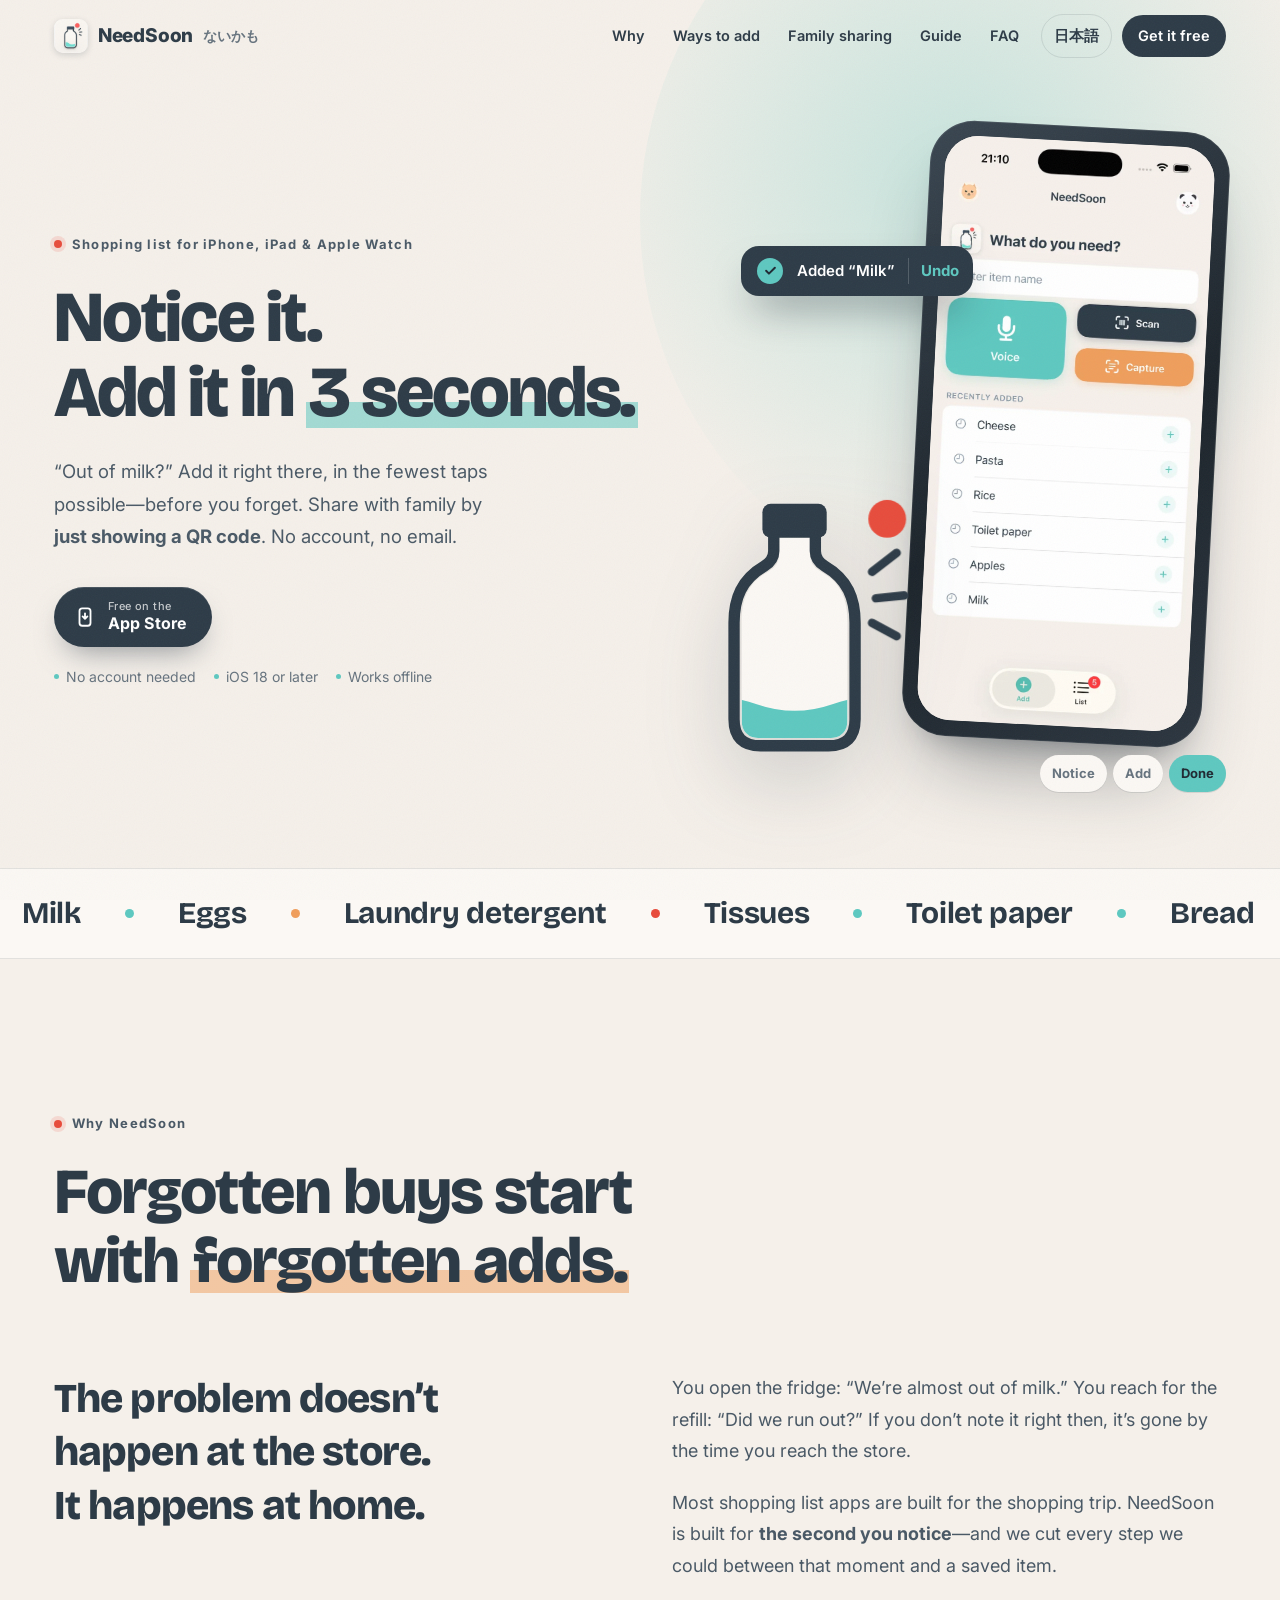
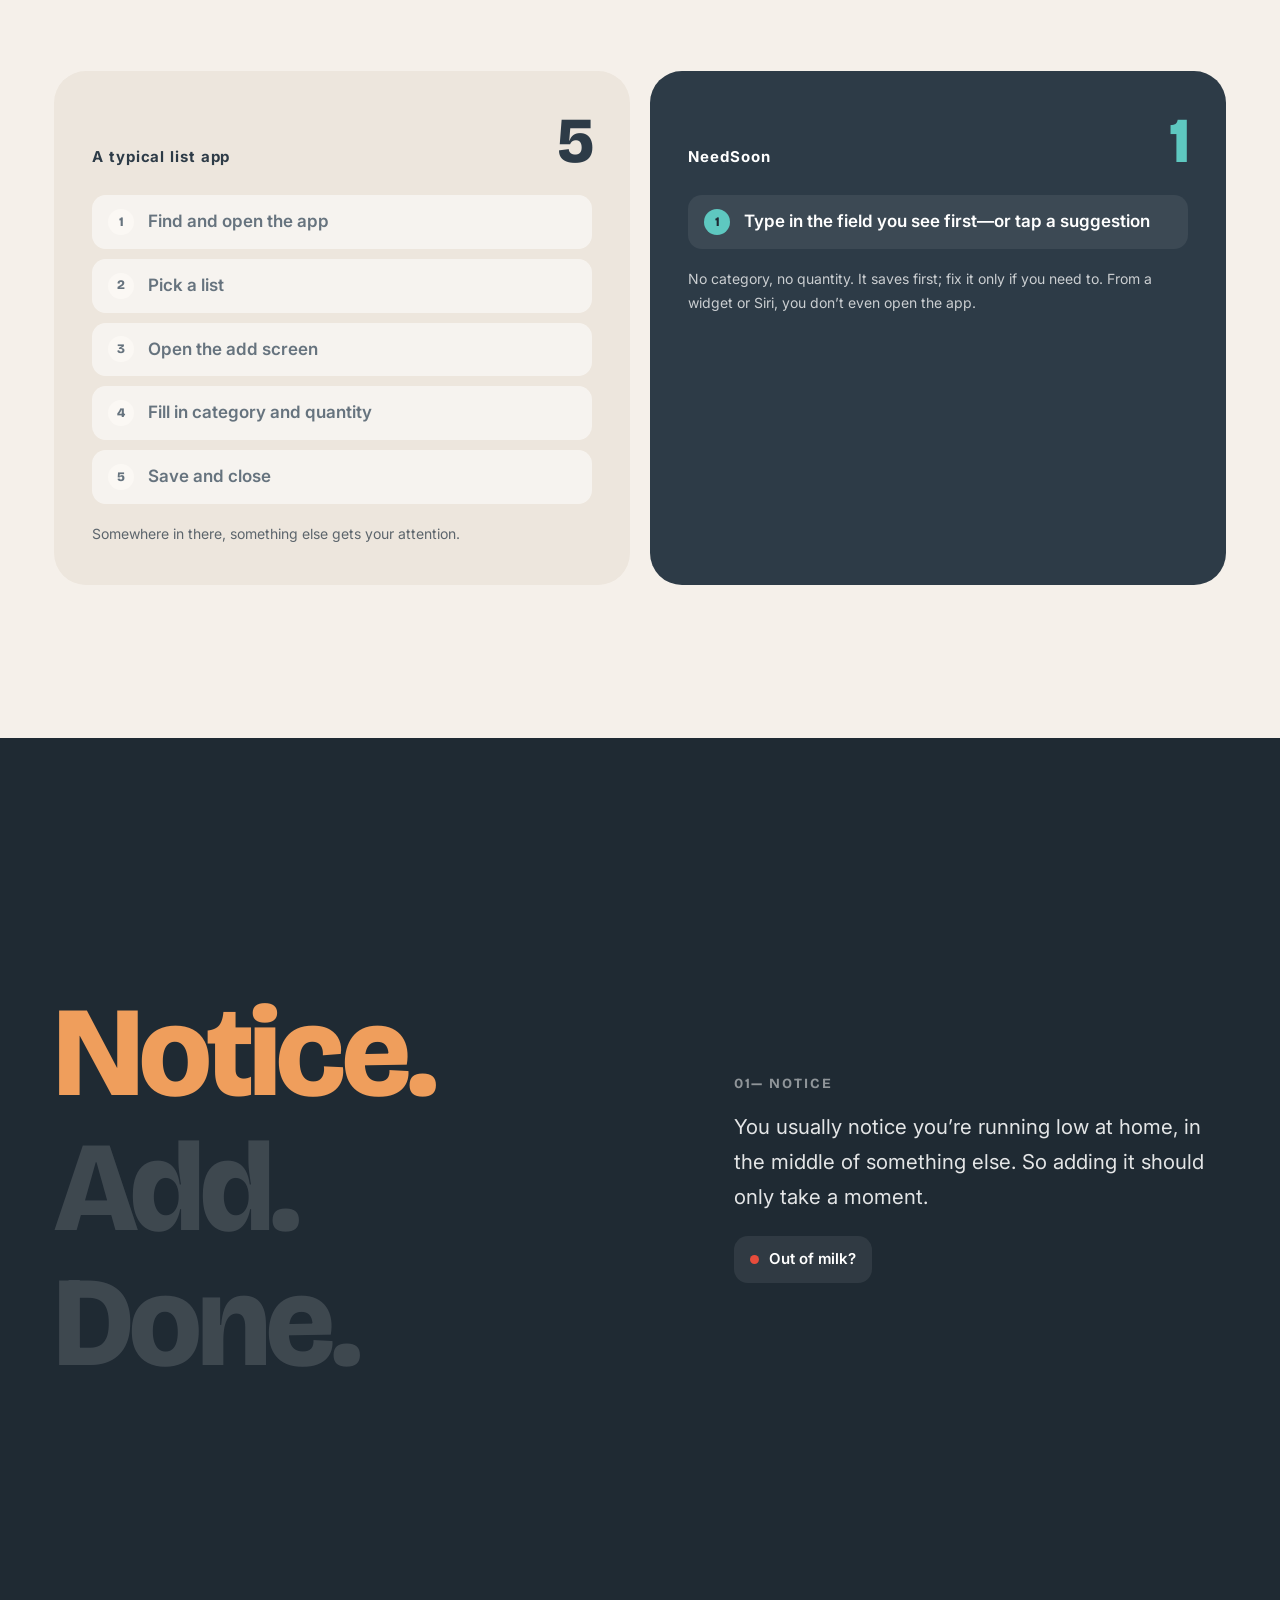
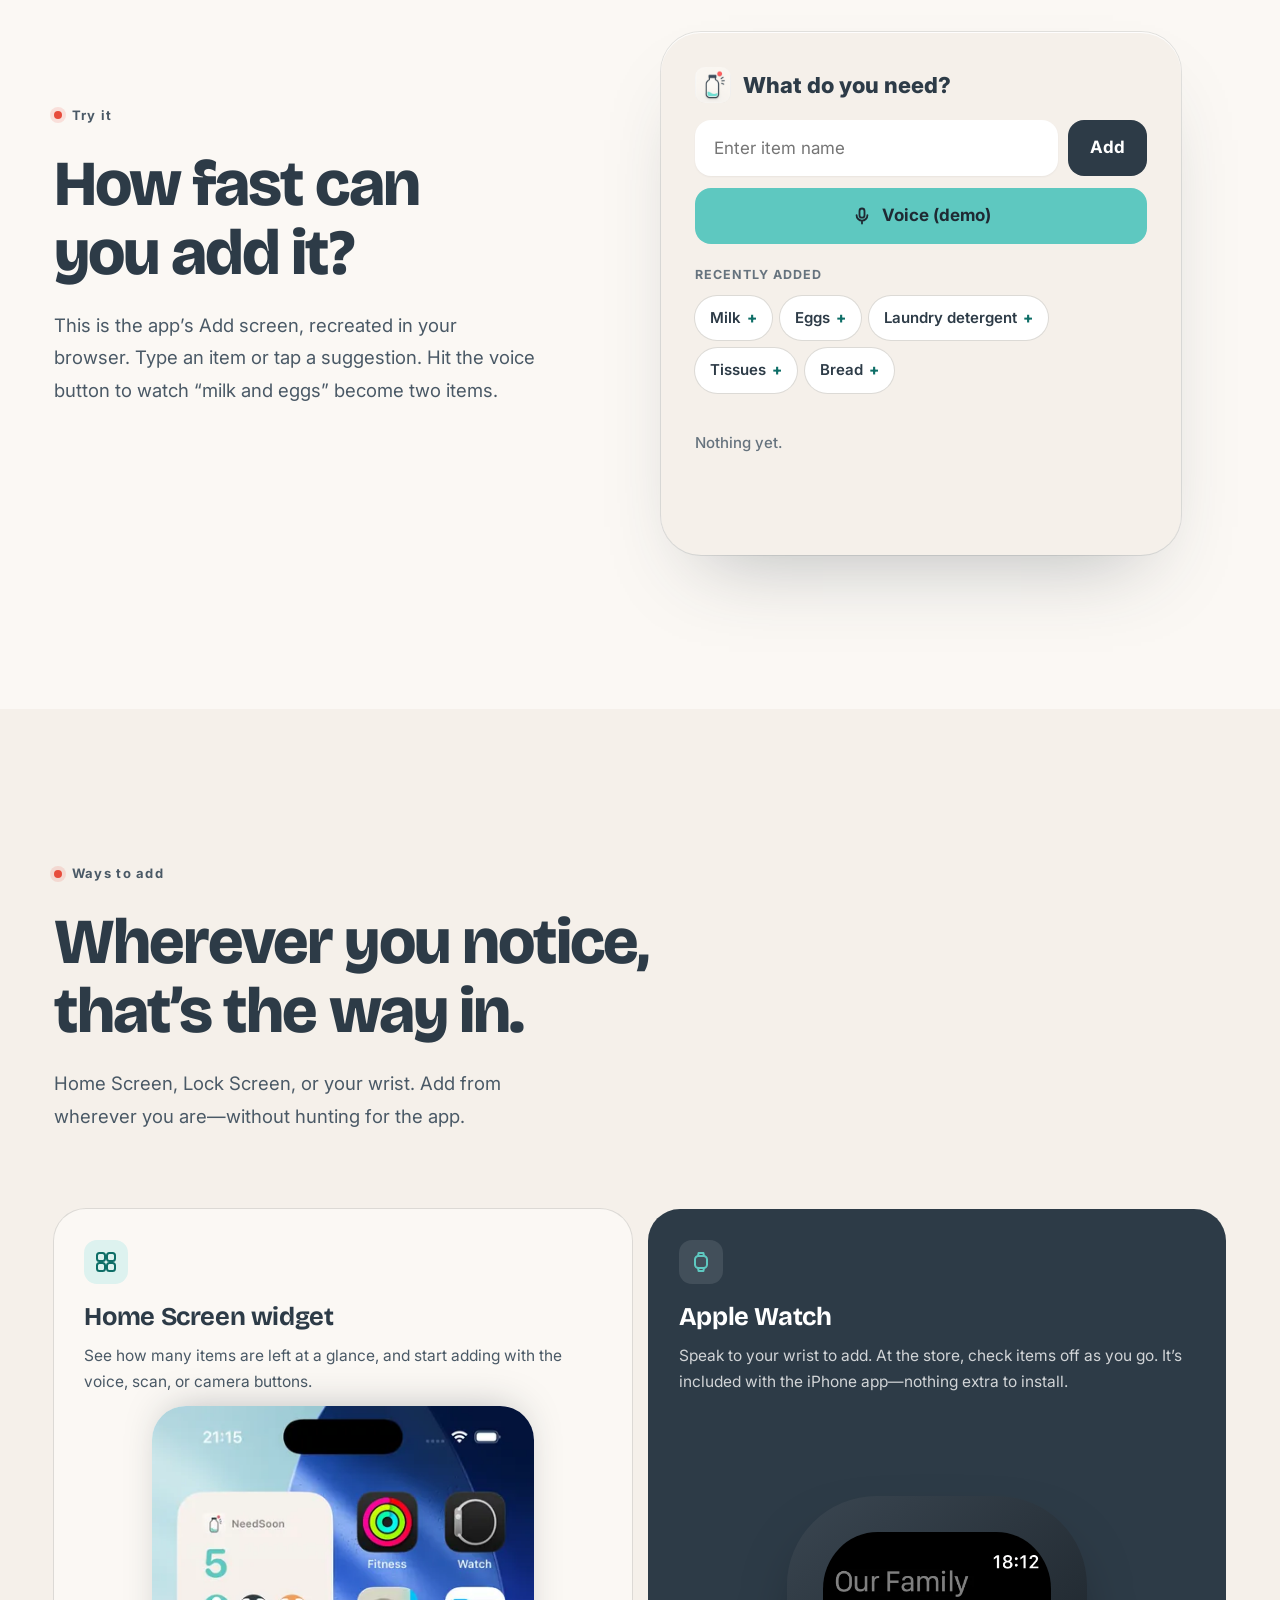
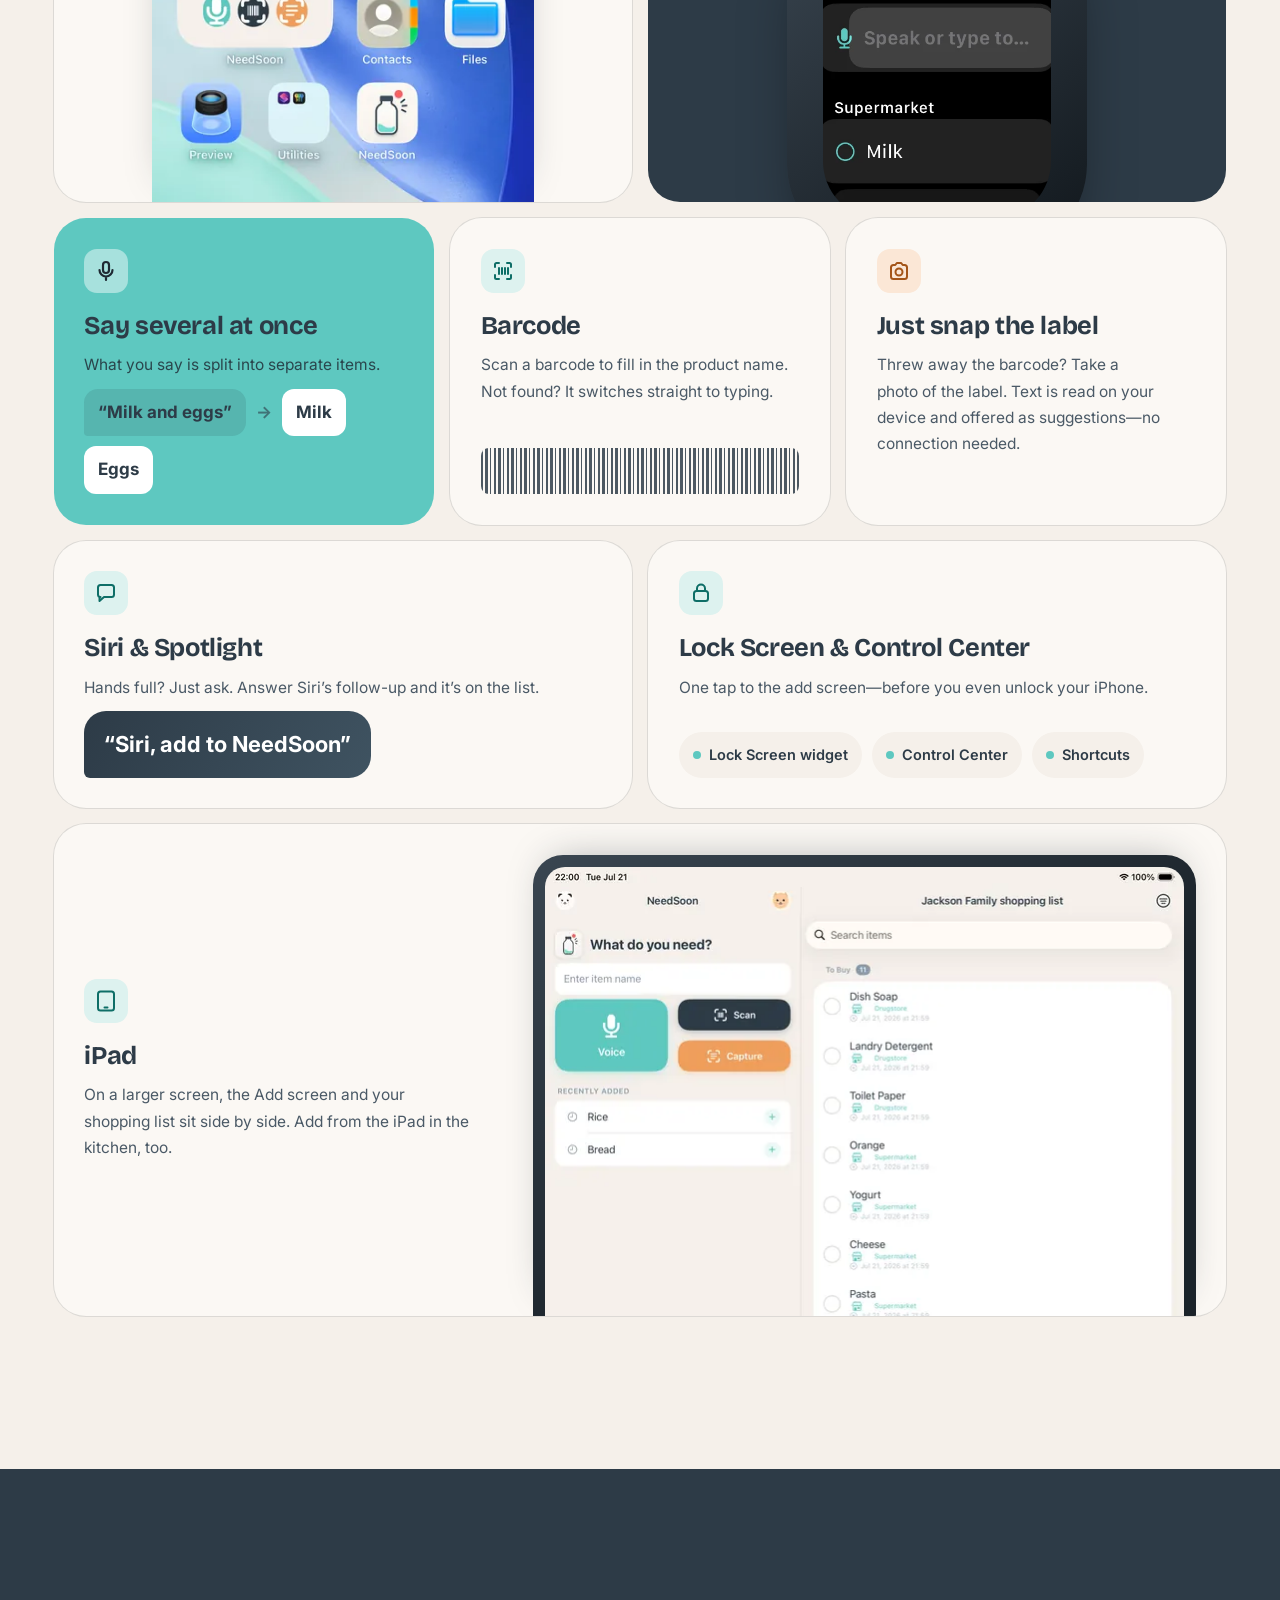
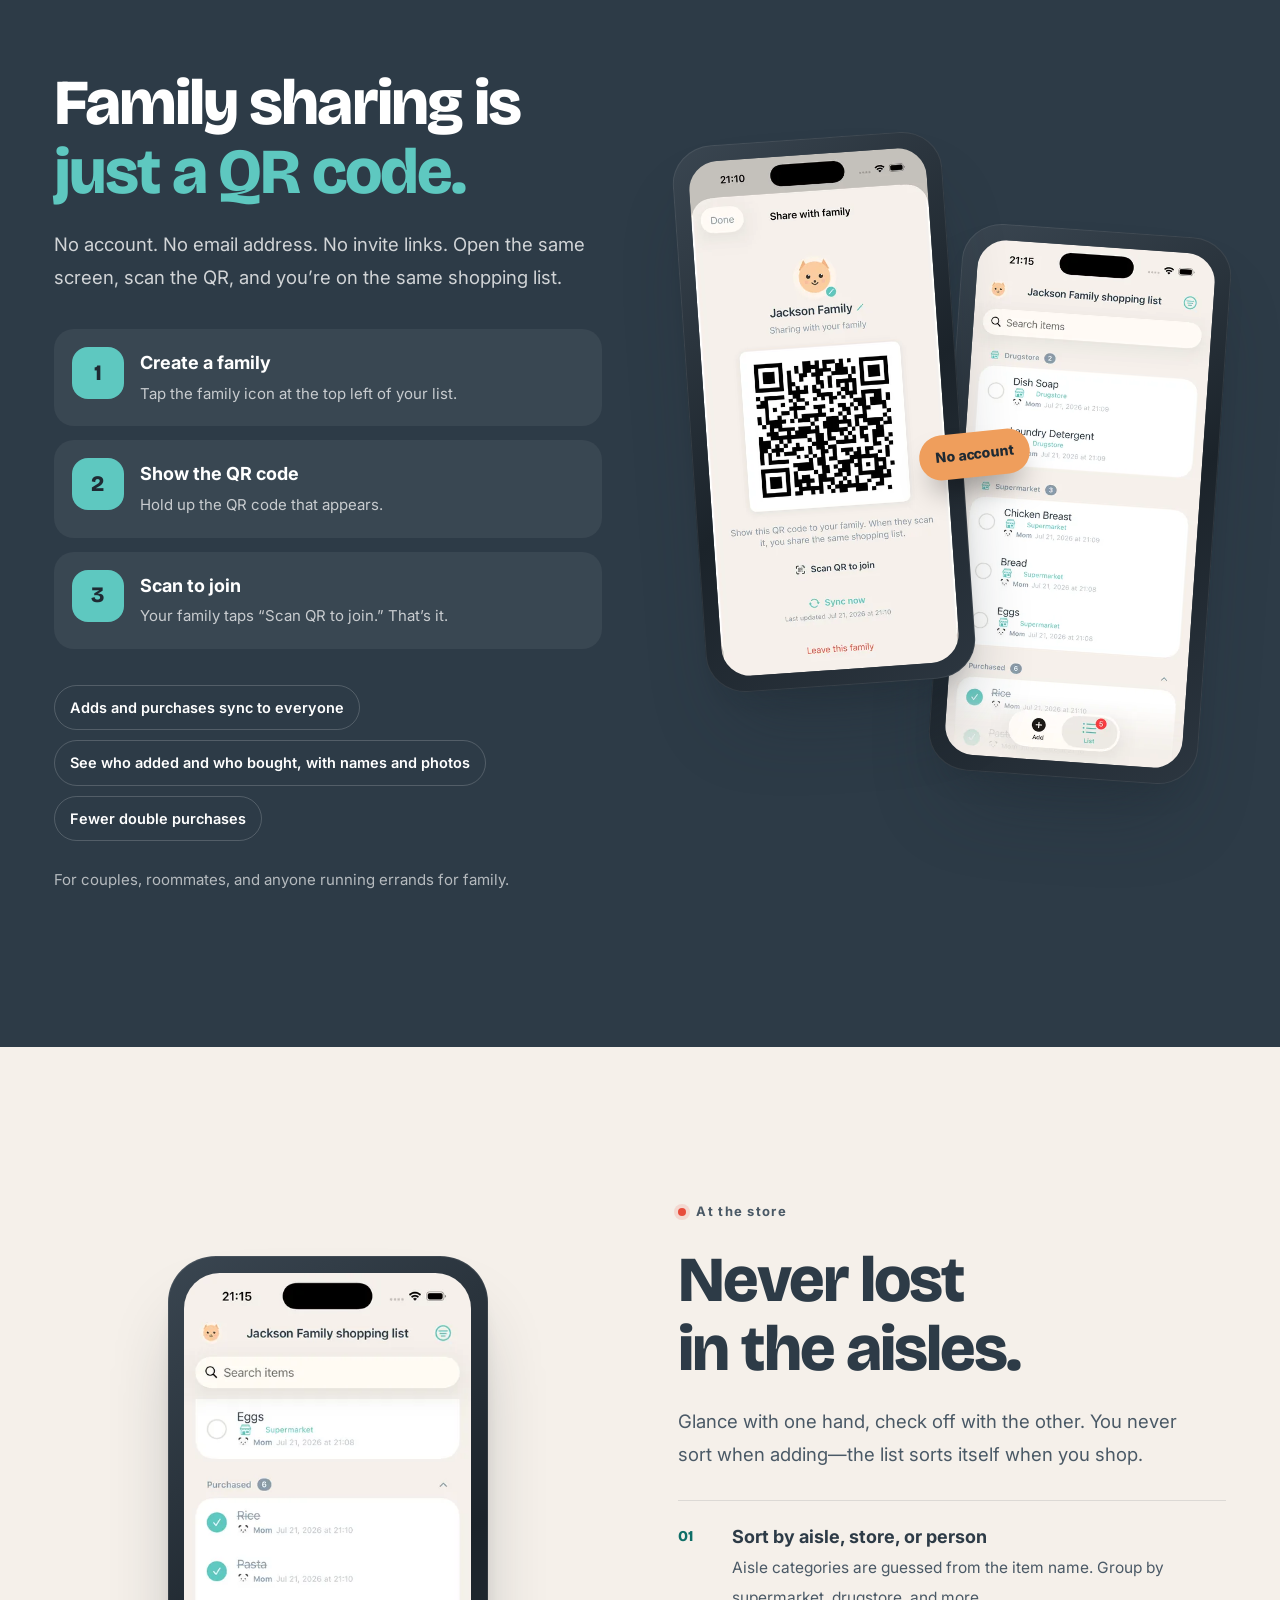
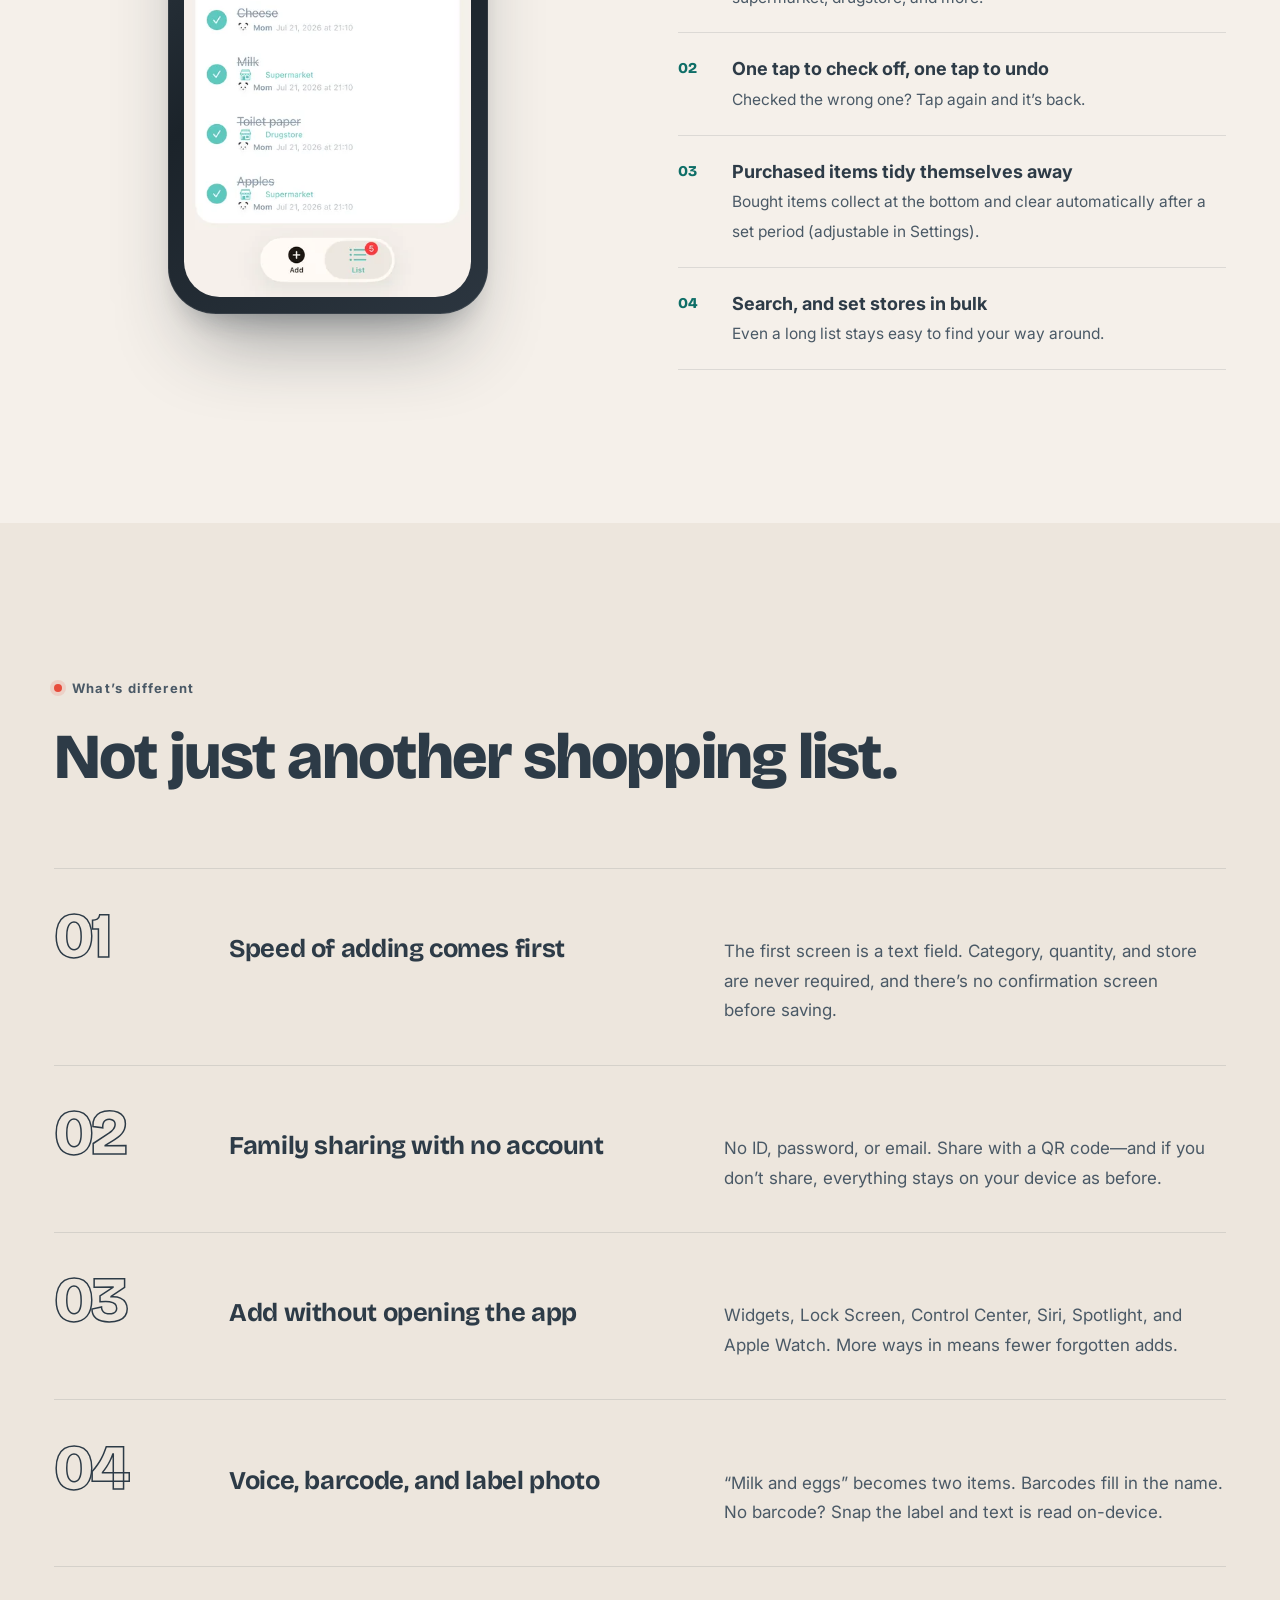
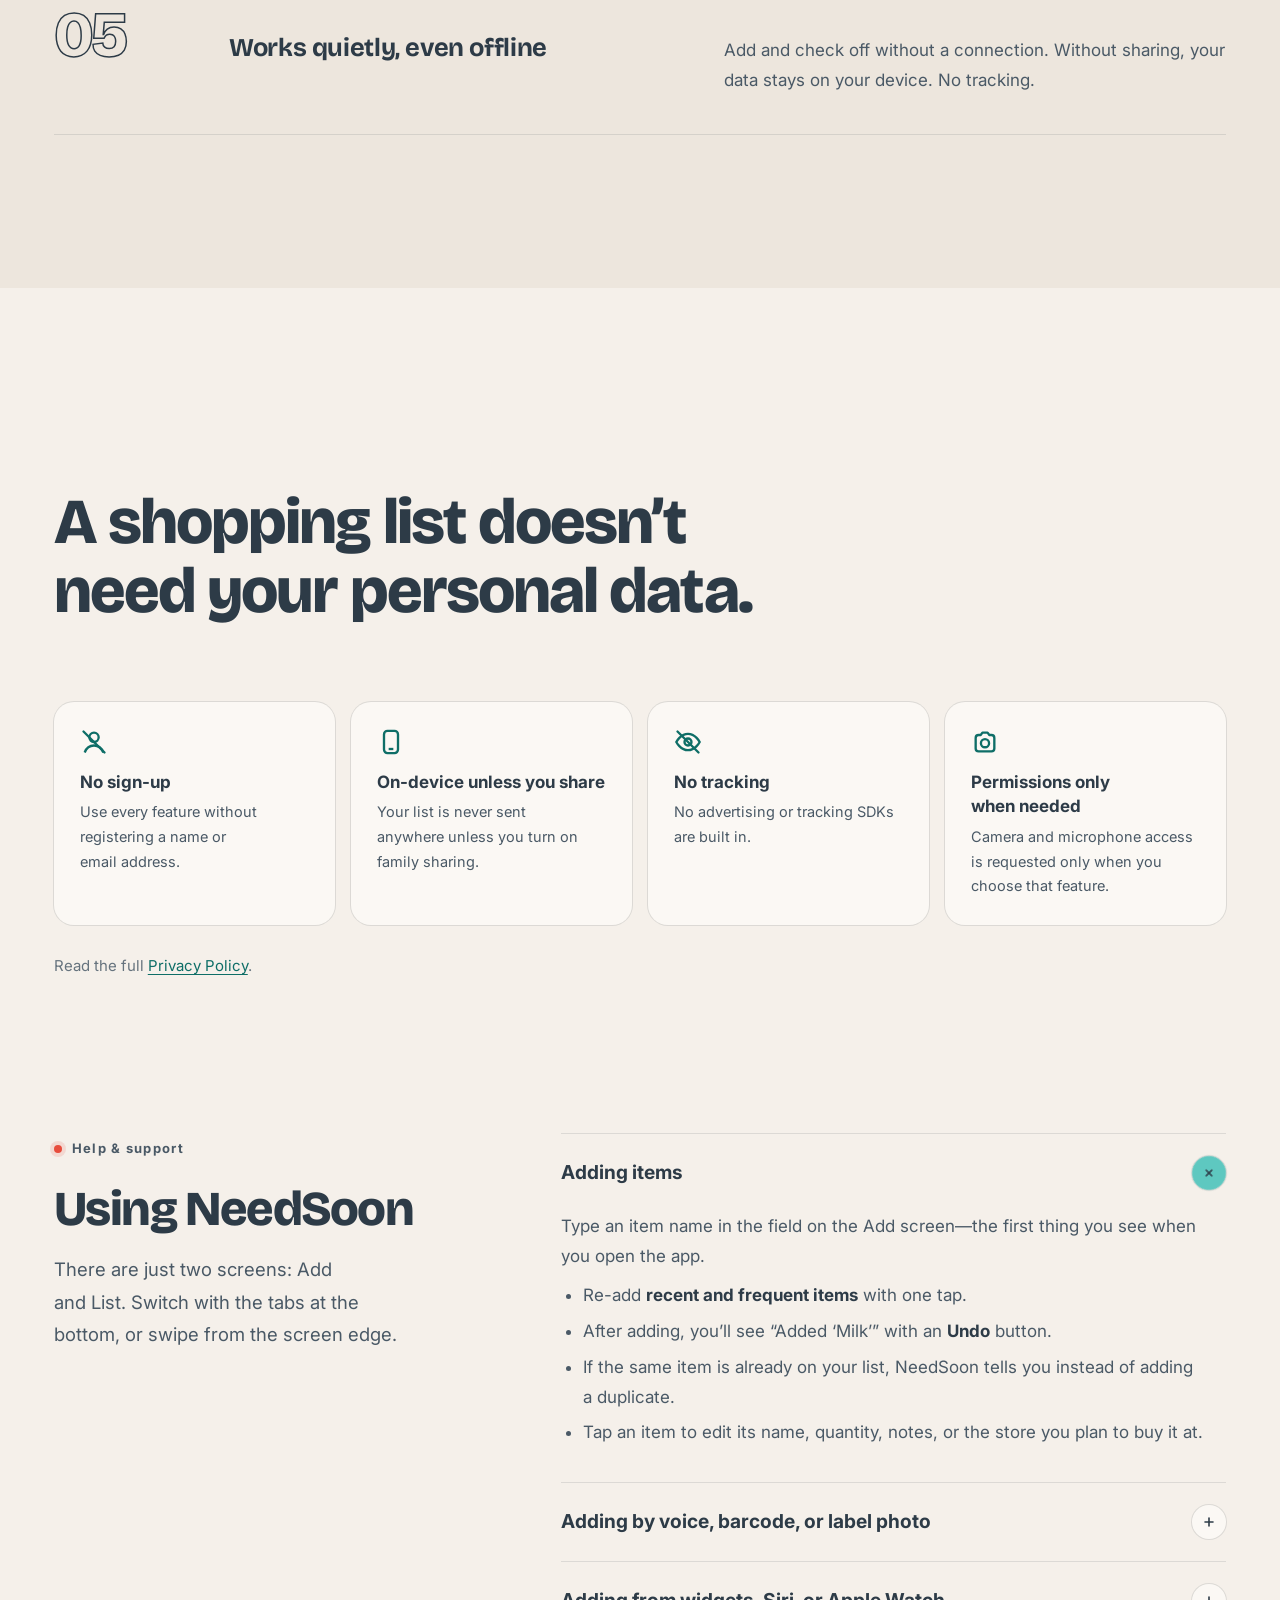
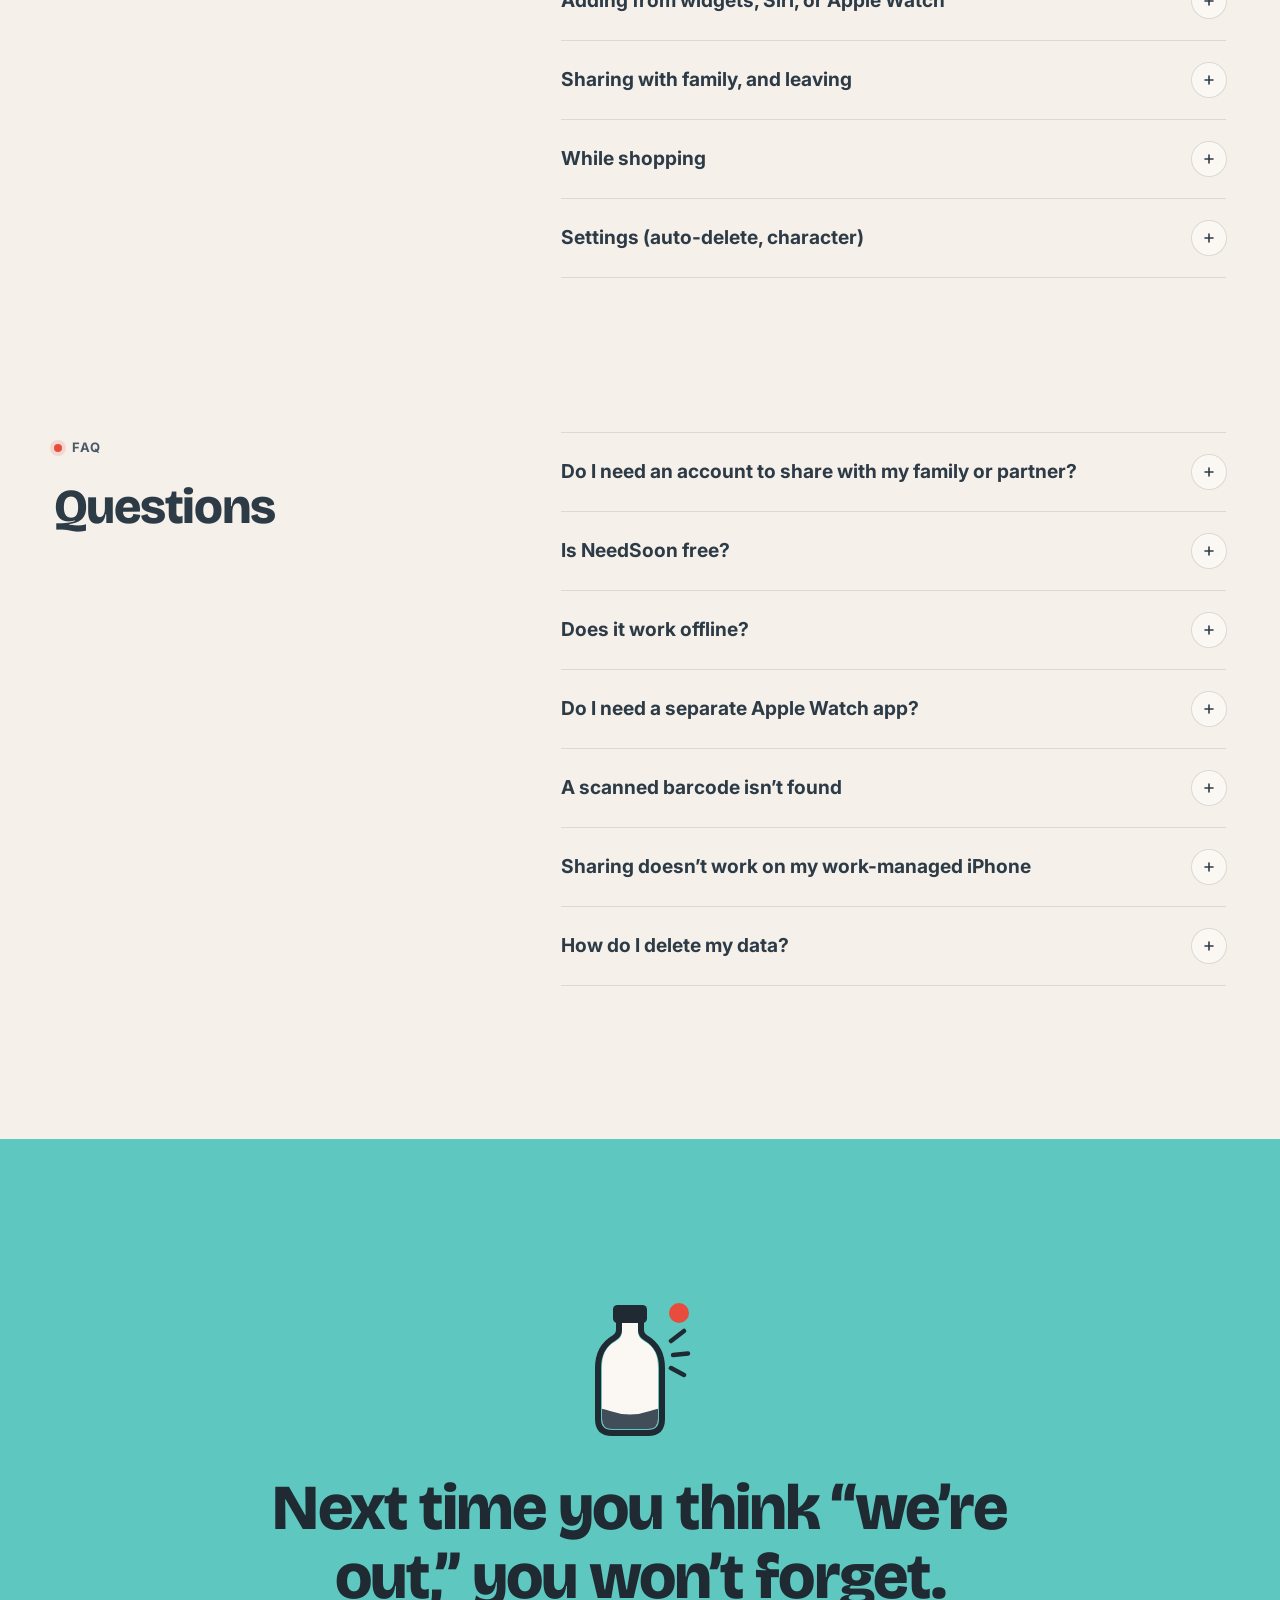
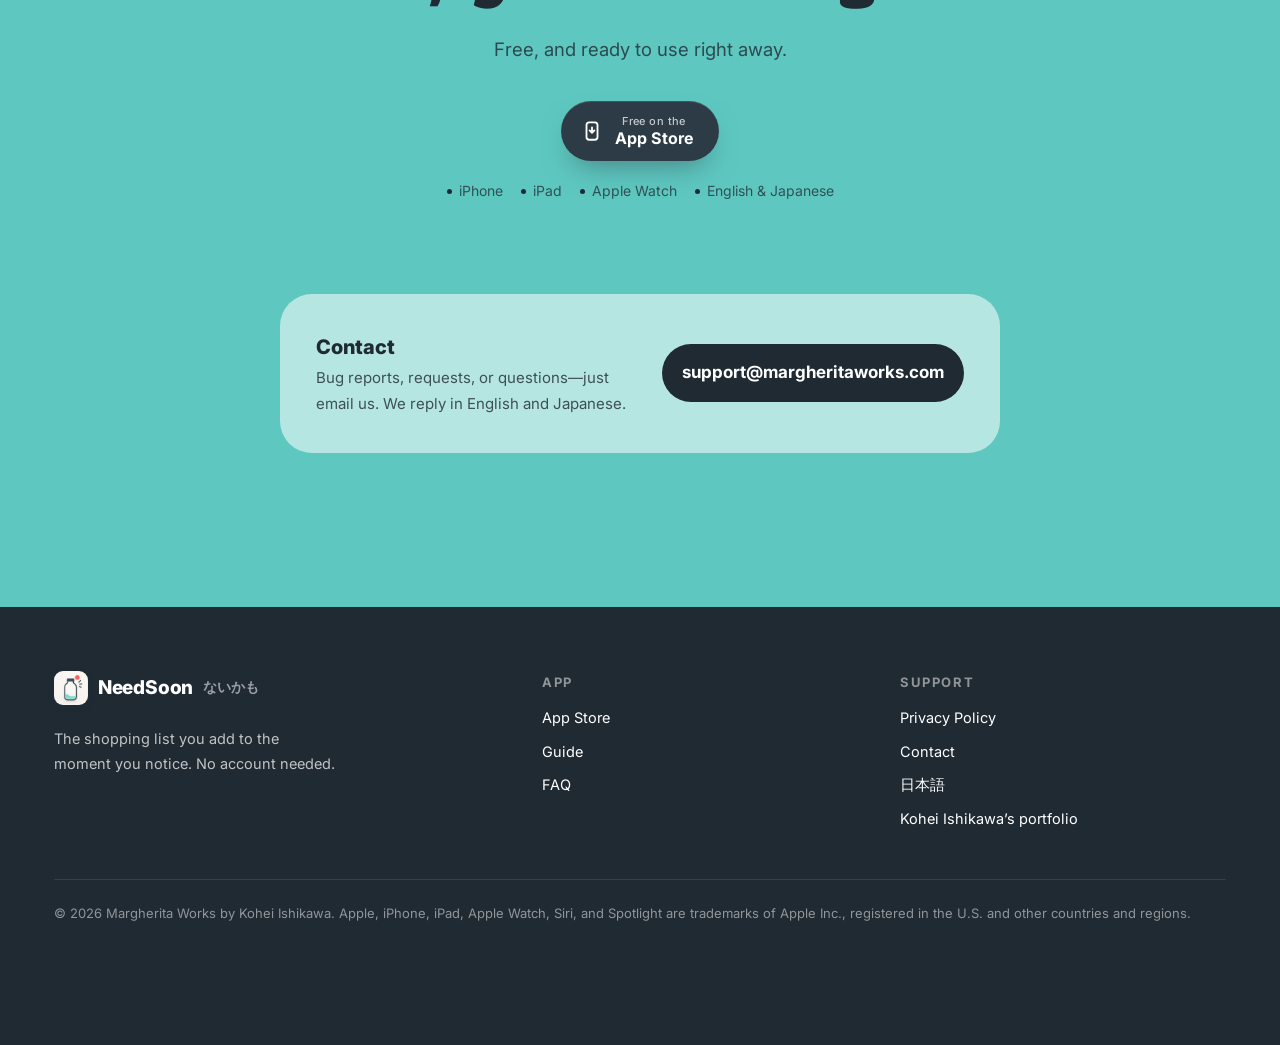
<file: en.html>
<!DOCTYPE html>
<html lang="en" class="no-js">
<head>
<meta charset="UTF-8">
<meta name="viewport" content="width=device-width, initial-scale=1, viewport-fit=cover">
<title>NeedSoon — Shared Shopping List App, No Account Needed (iPhone &amp; Apple Watch)</title>
<meta name="description" content="NeedSoon is the shopping list you add to the moment you notice you're running low—in about 3 seconds. Share with family by showing a QR code: no account, no email. Add by voice, barcode, label photo, widget, Siri, or Apple Watch. Free.">
<link rel="canonical" href="https://needsoon.margheritaworks.com/en.html">
<link rel="alternate" hreflang="ja" href="https://needsoon.margheritaworks.com/">
<link rel="alternate" hreflang="en" href="https://needsoon.margheritaworks.com/en.html">
<link rel="alternate" hreflang="x-default" href="https://needsoon.margheritaworks.com/en.html">
<meta name="theme-color" content="#F5F0EA">
<meta name="apple-itunes-app" content="app-id=6792124859">
<meta name="format-detection" content="telephone=no">

<meta property="og:type" content="website">
<meta property="og:site_name" content="NeedSoon / ないかも">
<meta property="og:title" content="NeedSoon — Add it in 3 seconds. Share it with a QR code.">
<meta property="og:description" content="A shopping list for the moment you notice. Family sharing with no account or email—just show a QR code. Voice, barcode, widget, Siri, and Apple Watch.">
<meta property="og:url" content="https://needsoon.margheritaworks.com/en.html">
<meta property="og:image" content="https://needsoon.margheritaworks.com/assets/img/og-en.png">
<meta property="og:image:width" content="1200">
<meta property="og:image:height" content="630">
<meta property="og:image:alt" content="NeedSoon — Add it the moment you notice.">
<meta property="og:locale" content="en_US">
<meta property="og:locale:alternate" content="ja_JP">
<meta name="twitter:card" content="summary_large_image">

<link rel="icon" href="/favicon.ico" sizes="any">
<link rel="icon" href="/favicon.png" type="image/png">
<link rel="apple-touch-icon" href="/apple-touch-icon.png">
<link rel="manifest" href="/site.webmanifest">

<link rel="preconnect" href="https://fonts.googleapis.com">
<link rel="preconnect" href="https://fonts.gstatic.com" crossorigin>
<link rel="stylesheet" href="https://fonts.googleapis.com/css2?family=Bricolage+Grotesque:opsz,wght@12..96,600..800&family=Inter:wght@400;600;700&display=swap">
<link rel="preload" as="image" href="assets/img/en-1-720.webp" type="image/webp">
<link rel="stylesheet" href="assets/css/site.css?v=4">

<script type="application/ld+json">
{
  "@context": "https://schema.org",
  "@graph": [
    {
      "@type": "Organization",
      "@id": "https://needsoon.margheritaworks.com/#org",
      "name": "Margherita Works",
      "email": "support@margheritaworks.com",
      "founder": { "@type": "Person", "name": "Kohei Ishikawa" }
    },
    {
      "@type": "WebSite",
      "@id": "https://needsoon.margheritaworks.com/#website",
      "url": "https://needsoon.margheritaworks.com/",
      "name": "NeedSoon / ないかも",
      "inLanguage": ["ja", "en"],
      "publisher": { "@id": "https://needsoon.margheritaworks.com/#org" }
    },
    {
      "@type": "MobileApplication",
      "@id": "https://needsoon.margheritaworks.com/en.html#app",
      "name": "NeedSoon",
      "alternateName": ["ないかも", "Shopping List: Never Forget"],
      "description": "A shared shopping list you add to the moment you notice you're running low. Family sharing with no account—just a QR code. Add by voice, barcode, label photo, widget, Siri, or Apple Watch.",
      "operatingSystem": "iOS 18.0 or later, iPadOS 18.0 or later, watchOS",
      "applicationCategory": "ShoppingApplication",
      "inLanguage": ["en", "ja"],
      "url": "https://needsoon.margheritaworks.com/en.html",
      "downloadUrl": "https://apps.apple.com/app/id6792124859",
      "installUrl": "https://apps.apple.com/app/id6792124859",
      "image": "https://needsoon.margheritaworks.com/assets/img/icon-512.png",
      "screenshot": [
        "https://needsoon.margheritaworks.com/assets/img/en-1-720.webp",
        "https://needsoon.margheritaworks.com/assets/img/en-2-720.webp",
        "https://needsoon.margheritaworks.com/assets/img/en-5-720.webp"
      ],
      "featureList": "Instant add, recent and frequent suggestions, multi-item voice input, barcode scanning, on-device label text recognition, Home Screen and Lock Screen widgets, Control Center, Siri, Apple Watch, account-free QR family sharing, sort by aisle, store, or person, works offline",
      "offers": { "@type": "Offer", "price": "0", "priceCurrency": "USD" },
      "publisher": { "@id": "https://needsoon.margheritaworks.com/#org" }
    },
    {
      "@type": "FAQPage",
      "@id": "https://needsoon.margheritaworks.com/en.html#faq",
      "mainEntity": [
        { "@type": "Question", "name": "Do I need an account to share a shopping list with my family or partner?", "acceptedAnswer": { "@type": "Answer", "text": "No. There is no sign-up and no email address. Create a family to show a QR code; anyone who scans it shares the same shopping list." } },
        { "@type": "Question", "name": "Is NeedSoon free?", "acceptedAnswer": { "@type": "Answer", "text": "Yes. Download it free from the App Store and start right away." } },
        { "@type": "Question", "name": "Does it work offline?", "acceptedAnswer": { "@type": "Answer", "text": "Yes. Adding, editing, and checking off items all work offline. Family sharing syncs when you're back online or open the app." } },
        { "@type": "Question", "name": "Does it work on Apple Watch?", "acceptedAnswer": { "@type": "Answer", "text": "Yes. The Apple Watch app is included with the iPhone app. You can view your list, add items by voice or text, and check items off from your wrist." } },
        { "@type": "Question", "name": "What if a scanned barcode isn't found?", "acceptedAnswer": { "@type": "Answer", "text": "Just type the item name and add it. Store-specific codes that can't be looked up show “Product not found” and switch to manual entry." } },
        { "@type": "Question", "name": "How do I delete my data?", "acceptedAnswer": { "@type": "Answer", "text": "Delete items in the app. To stop sharing, choose “Leave this family.” Deleting the app removes the data on that device. Contact us to delete shared data." } }
      ]
    }
  ]
}
</script>
</head>
<body>
<a class="skip" href="#main">Skip to content</a>

<header class="site-header">
  <div class="wrap bar">
    <a class="brand" href="en.html" aria-label="NeedSoon home">
      <img src="assets/img/icon-192.png" alt="" width="34" height="34">NeedSoon<em lang="ja">ないかも</em>
    </a>
    <nav class="nav" aria-label="Main">
      <a href="#why">Why</a>
      <a href="#entries">Ways to add</a>
      <a href="#family">Family sharing</a>
      <a href="#guide">Guide</a>
      <a href="#faq">FAQ</a>
      <a class="lang" href="/" hreflang="ja" lang="ja">日本語</a>
      <a class="nav-cta" href="https://apps.apple.com/app/id6792124859">Get it free</a>
    </nav>
  </div>
</header>

<main id="main">

<!-- ============ HERO ============ -->
<section class="hero" aria-labelledby="hero-title">
  <div class="wrap hero-grid">
    <div>
      <p class="eyebrow reveal">Shopping list for iPhone, iPad &amp; Apple Watch</p>
      <h1 id="hero-title" class="display reveal" style="--d:.08s">
        <span class="line"><span class="in-line">Notice it.</span></span>
        <span class="line"><span class="in-line">Add it in <span class="mark">3&nbsp;seconds.</span></span></span>
      </h1>
      <p class="lead reveal" style="--d:.16s">“Out of milk?” Add it right there, in the fewest taps possible⁠—before you forget. Share with family by <strong>just showing a QR code</strong>. No account, no email.</p>
      <div class="reveal" style="--d:.24s">
        <a class="btn-store" href="https://apps.apple.com/app/id6792124859">
          <svg viewBox="0 0 24 24" fill="none" stroke="currentColor" stroke-width="2" stroke-linecap="round" stroke-linejoin="round" aria-hidden="true"><rect x="6" y="2.5" width="12" height="19" rx="3"/><path d="M12 8v6m-2.6-2.6L12 14l2.6-2.6"/></svg>
          <span><small>Free on the</small>App Store</span>
        </a>
        <ul class="store-meta">
          <li>No account needed</li>
          <li>iOS 18 or later</li>
          <li>Works offline</li>
        </ul>
      </div>
    </div>

    <div class="hero-stage" aria-hidden="true">
      <svg class="bottle hero-bottle" viewBox="0 0 240 300">
        <defs><clipPath id="clip-hero"><path d="M84 60V76Q84 90 72 96C50 108 44 126 44 150V252Q44 272 64 272H136Q156 272 156 252V150C156 126 150 108 128 96Q116 90 116 76V60Z"/></clipPath></defs>
        <path d="M84 60V76Q84 90 72 96C50 108 44 126 44 150V252Q44 272 64 272H136Q156 272 156 252V150C156 126 150 108 128 96Q116 90 116 76V60Z" fill="#FBF8F4"/>
        <g clip-path="url(#clip-hero)"><g class="liquid"><g class="wave"><path d="M-20 236q40-14 80 0t80 0 80 0 80 0 80 0V420H-20Z" fill="#5EC8C0"/></g></g></g>
        <path d="M78 56V74Q78 84 68 90C44 104 36 124 36 150V252Q36 280 64 280H136Q164 280 164 252V150C164 124 156 104 132 90Q122 84 122 74V56" fill="none" stroke="#2D3B47" stroke-width="12" stroke-linejoin="round"/>
        <rect x="66" y="24" width="68" height="36" rx="9" fill="#2D3B47"/>
        <circle class="notice" cx="198" cy="40" r="20" fill="#E74C3C"/>
        <g stroke="#2D3B47" stroke-width="9" stroke-linecap="round"><line class="ray" x1="182" y1="96" x2="208" y2="76"/><line class="ray" x1="186" y1="124" x2="216" y2="121"/><line class="ray" x1="182" y1="150" x2="208" y2="164"/></g>
      </svg>
      <div class="phone">
        <img src="assets/img/en-1-720.webp" srcset="assets/img/en-1-420.webp 420w, assets/img/en-1-720.webp 720w, assets/img/en-1-1080.webp 1080w" sizes="(max-width: 520px) 58vw, 300px" width="720" height="1565" alt="">
      </div>
      <div class="toast">
        <span class="check"><svg viewBox="0 0 24 24" fill="none" stroke="currentColor" stroke-width="3.2" stroke-linecap="round" stroke-linejoin="round"><path d="M5 12.5l4.5 4.5L19 7.5"/></svg></span>
        Added “Milk”
        <span class="undo">Undo</span>
      </div>
      <div class="hero-steps"><span>Notice</span><span>Add</span><span>Done</span></div>
    </div>
  </div>
</section>

<div class="marquee" aria-hidden="true">
  <div class="marquee-track">
    <ul><li>Milk</li><li>Eggs</li><li>Laundry detergent</li><li>Tissues</li><li>Toilet paper</li><li>Bread</li><li>Coffee</li><li>Toothpaste</li><li>Shampoo</li><li>Rice</li><li>Butter</li><li>Dish soap</li></ul>
    <ul><li>Milk</li><li>Eggs</li><li>Laundry detergent</li><li>Tissues</li><li>Toilet paper</li><li>Bread</li><li>Coffee</li><li>Toothpaste</li><li>Shampoo</li><li>Rice</li><li>Butter</li><li>Dish soap</li></ul>
  </div>
</div>

<!-- ============ WHY ============ -->
<section class="section" id="why" aria-labelledby="why-title">
  <div class="wrap">
    <div class="section-head">
      <p class="eyebrow reveal">Why NeedSoon</p>
      <h2 id="why-title" class="h2 reveal">Forgotten buys start with <span class="mark mark--amber">forgotten adds.</span></h2>
    </div>
    <div class="insight-grid">
      <p class="insight-quote reveal">The problem doesn’t happen at the store. It happens at home.</p>
      <div class="insight-body reveal" style="--d:.1s">
        <p>You open the fridge: “We’re almost out of milk.” You reach for the refill: “Did we run out?” If you don’t note it right then, it’s gone by the time you reach the store.</p>
        <p>Most shopping list apps are built for the shopping trip. NeedSoon is built for <strong>the second you notice</strong>⁠—and we cut every step we could between that moment and a saved item.</p>
      </div>
    </div>
    <div class="compare">
      <div class="compare-col them reveal">
        <h3>A typical list app <b>5</b></h3>
        <ol><li>Find and open the app</li><li>Pick a list</li><li>Open the add screen</li><li>Fill in category and quantity</li><li>Save and close</li></ol>
        <p class="foot">Somewhere in there, something else gets your attention.</p>
      </div>
      <div class="compare-col us reveal" style="--d:.1s">
        <h3>NeedSoon <b>1</b></h3>
        <ol><li>Type in the field you see first⁠—or tap a suggestion</li></ol>
        <p class="foot">No category, no quantity. It saves first; fix it only if you need to. From a widget or Siri, you don’t even open the app.</p>
      </div>
    </div>
  </div>
</section>

<!-- ============ FLOW ============ -->
<section class="flow" aria-labelledby="flow-title">
  <div class="flow-sticky">
    <div class="wrap flow-inner">
      <h2 id="flow-title" class="sr-only">Notice. Add. Done.</h2>
      <ol class="flow-words">
        <li>Notice.</li>
        <li>Add.</li>
        <li>Done.</li>
      </ol>
      <div class="flow-captions">
        <figure>
          <span class="num">01⁠— NOTICE</span>
          <p>You usually notice you’re running low at home, in the middle of something else. So adding it should only take a moment.</p>
          <span class="chip"><i></i>Out of milk?</span>
        </figure>
        <figure>
          <span class="num">02⁠— ADD</span>
          <p>The first screen is a text field. Re-add recent items with one tap, or use your voice or a barcode.</p>
          <span class="chip"><i style="background:var(--teal)"></i>Added “Milk”</span>
        </figure>
        <figure>
          <span class="num">03⁠— DONE</span>
          <p>No confirmation screens. Add it and get back to what you were doing⁠—it’s already on your family’s list too.</p>
          <span class="chip"><i style="background:#fff"></i>Now just buy it.</span>
        </figure>
      </div>
    </div>
    <div class="flow-progress" aria-hidden="true"><span></span></div>
  </div>
</section>

<!-- ============ DEMO ============ -->
<section class="section demo-section" id="try" aria-labelledby="try-title">
  <div class="wrap demo-grid">
    <div>
      <div class="section-head">
        <p class="eyebrow reveal">Try it</p>
        <h2 id="try-title" class="h2 reveal">How fast can you add it?</h2>
        <p class="lead reveal">This is the app’s Add screen, recreated in your browser. Type an item or tap a suggestion. Hit the voice button to watch “milk and eggs” become two items.</p>
      </div>
    </div>
    <div class="demo reveal" data-demo
      data-toast="Added “{name}”"
      data-toast-many="Added {n} items"
      data-dup="“{name}” is already on your list"
      data-undone="Undone"
      data-time="Added in {s} seconds."
      data-time-tap="Added with one tap."
      data-split-msg="Split what you said into {n} items."
      data-src-text="Typed"
      data-src-voice="Voice"
      data-listening="Listening…"
      data-voice-phrase="Milk and eggs"
      data-split-re="\s+and\s+|,|&amp;">
      <p class="demo-title"><img src="assets/img/icon-192.png" alt="" width="36" height="36">What do you need?</p>
      <form class="demo-form" autocomplete="off">
        <label class="sr-only" for="demo-input">Enter item name</label>
        <input id="demo-input" type="text" placeholder="Enter item name" maxlength="40" enterkeyhint="done">
        <button type="submit">Add</button>
      </form>
      <div class="demo-actions">
        <button type="button" class="demo-voice"><svg viewBox="0 0 24 24" fill="none" stroke="currentColor" stroke-width="2.2" stroke-linecap="round" aria-hidden="true"><rect x="9" y="3" width="6" height="11" rx="3"/><path d="M5.5 11a6.5 6.5 0 0 0 13 0M12 17.5V21"/></svg><span>Voice (demo)</span></button>
      </div>
      <p class="demo-label">RECENTLY ADDED</p>
      <div class="demo-chips">
        <button type="button" data-name="Milk">Milk</button>
        <button type="button" data-name="Eggs">Eggs</button>
        <button type="button" data-name="Laundry detergent">Laundry detergent</button>
        <button type="button" data-name="Tissues">Tissues</button>
        <button type="button" data-name="Bread">Bread</button>
      </div>
      <ul class="demo-list" aria-label="Added items"><li class="empty">Nothing yet.</li></ul>
      <p class="demo-timer"></p>
      <p class="sr-only" aria-live="polite"></p>
      <div class="toast demo-toast" role="status">
        <span class="check"><svg viewBox="0 0 24 24" fill="none" stroke="currentColor" stroke-width="3.2" stroke-linecap="round" stroke-linejoin="round" aria-hidden="true"><path d="M5 12.5l4.5 4.5L19 7.5"/></svg></span>
        <span class="msg"></span>
        <button type="button" class="undo">Undo</button>
      </div>
    </div>
  </div>
</section>

<!-- ============ ENTRIES ============ -->
<section class="section" id="entries" aria-labelledby="entries-title">
  <div class="wrap">
    <div class="section-head">
      <p class="eyebrow reveal">Ways to add</p>
      <h2 id="entries-title" class="h2 reveal">Wherever you notice, that’s the way in.</h2>
      <p class="lead reveal">Home Screen, Lock Screen, or your wrist. Add from wherever you are⁠—without hunting for the app.</p>
    </div>
    <div class="bento">
      <article class="tile t-widget reveal">
        <span class="ico"><svg viewBox="0 0 24 24" fill="none" stroke="currentColor" stroke-width="2" stroke-linejoin="round" aria-hidden="true"><rect x="3" y="3" width="8" height="8" rx="2.5"/><rect x="13" y="3" width="8" height="8" rx="2.5"/><rect x="3" y="13" width="8" height="8" rx="2.5"/><rect x="13" y="13" width="8" height="8" rx="2.5"/></svg></span>
        <h3 class="h3">Home Screen widget</h3>
        <p>See how many items are left at a glance, and start adding with the voice, scan, or camera buttons.</p>
        <div class="tile-media"><img src="assets/img/en-3-720.webp" srcset="assets/img/en-3-420.webp 420w, assets/img/en-3-720.webp 720w, assets/img/en-3-1080.webp 1080w" sizes="(max-width: 620px) 80vw, 340px" width="720" height="1565" loading="lazy" alt="The NeedSoon widget on an iPhone Home Screen, showing the item count and voice, scan, and camera buttons"></div>
      </article>
      <article class="tile ink t-watch reveal" style="--d:.06s">
        <span class="ico"><svg viewBox="0 0 24 24" fill="none" stroke="currentColor" stroke-width="2" stroke-linejoin="round" aria-hidden="true"><rect x="6" y="6" width="12" height="12" rx="3.5"/><path d="M9 6l.6-3h4.8L15 6M9 18l.6 3h4.8L15 18"/></svg></span>
        <h3 class="h3">Apple Watch</h3>
        <p>Speak to your wrist to add. At the store, check items off as you go. It’s included with the iPhone app⁠—nothing extra to install.</p>
        <div class="watch"><img src="assets/img/en-watch.webp" width="416" height="496" loading="lazy" alt="NeedSoon on Apple Watch, with a speak-or-type add button above the list"></div>
      </article>
      <article class="tile teal t-voice reveal">
        <span class="ico"><svg viewBox="0 0 24 24" fill="none" stroke="currentColor" stroke-width="2.2" stroke-linecap="round" aria-hidden="true"><rect x="9" y="3" width="6" height="11" rx="3"/><path d="M5.5 11a6.5 6.5 0 0 0 13 0M12 17.5V21"/></svg></span>
        <h3 class="h3">Say several at once</h3>
        <p>What you say is split into separate items.</p>
        <div class="split-demo"><span class="say">“Milk and eggs”</span><span class="arrow">→</span><span class="item">Milk</span><span class="item">Eggs</span></div>
      </article>
      <article class="tile t-scan reveal" style="--d:.06s">
        <span class="ico"><svg viewBox="0 0 24 24" fill="none" stroke="currentColor" stroke-width="2" stroke-linecap="round" aria-hidden="true"><path d="M4 8V5.5A1.5 1.5 0 0 1 5.5 4H8M16 4h2.5A1.5 1.5 0 0 1 20 5.5V8M20 16v2.5a1.5 1.5 0 0 1-1.5 1.5H16M8 20H5.5A1.5 1.5 0 0 1 4 18.5V16M8 9v6M11 9v6M14 9v6M17 9v6"/></svg></span>
        <h3 class="h3">Barcode</h3>
        <p>Scan a barcode to fill in the product name. Not found? It switches straight to typing.</p>
        <div class="code-demo" aria-hidden="true"><div class="bars"></div></div>
      </article>
      <article class="tile amber t-label reveal" style="--d:.12s">
        <span class="ico"><svg viewBox="0 0 24 24" fill="none" stroke="currentColor" stroke-width="2" stroke-linejoin="round" aria-hidden="true"><path d="M4 8.5A2.5 2.5 0 0 1 6.5 6h1.8l1.5-2h4.4l1.5 2h1.8A2.5 2.5 0 0 1 20 8.5v9a2.5 2.5 0 0 1-2.5 2.5h-11A2.5 2.5 0 0 1 4 17.5z"/><circle cx="12" cy="13" r="3.5"/></svg></span>
        <h3 class="h3">Just snap the label</h3>
        <p>Threw away the barcode? Take a photo of the label. Text is read on your device and offered as suggestions⁠—no connection needed.</p>
      </article>
      <article class="tile t-siri reveal">
        <span class="ico"><svg viewBox="0 0 24 24" fill="none" stroke="currentColor" stroke-width="2" stroke-linejoin="round" aria-hidden="true"><path d="M4 6.5A2.5 2.5 0 0 1 6.5 4h11A2.5 2.5 0 0 1 20 6.5v7a2.5 2.5 0 0 1-2.5 2.5H10l-4.5 4v-4H6.5A2.5 2.5 0 0 1 4 13.5z"/></svg></span>
        <h3 class="h3">Siri &amp; Spotlight</h3>
        <p>Hands full? Just ask. Answer Siri’s follow-up and it’s on the list.</p>
        <span class="siri-bubble">“Siri, add to NeedSoon”</span>
      </article>
      <article class="tile t-lock reveal" style="--d:.06s">
        <span class="ico"><svg viewBox="0 0 24 24" fill="none" stroke="currentColor" stroke-width="2" stroke-linejoin="round" aria-hidden="true"><rect x="5" y="10" width="14" height="10" rx="2.5"/><path d="M8 10V7.5a4 4 0 0 1 8 0V10"/></svg></span>
        <h3 class="h3">Lock Screen &amp; Control Center</h3>
        <p>One tap to the add screen⁠—before you even unlock your iPhone.</p>
        <div class="lock-row"><span>Lock Screen widget</span><span>Control Center</span><span>Shortcuts</span></div>
      </article>
      <article class="tile t-ipad reveal">
        <div>
          <span class="ico"><svg viewBox="0 0 24 24" fill="none" stroke="currentColor" stroke-width="2" stroke-linejoin="round" aria-hidden="true"><rect x="4" y="2.5" width="16" height="19" rx="2.5"/><path d="M10.5 18.5h3" stroke-linecap="round"/></svg></span>
          <h3 class="h3">iPad</h3>
          <p>On a larger screen, the Add screen and your shopping list sit side by side. Add from the iPad in the kitchen, too.</p>
        </div>
        <div class="ipad"><img src="assets/img/en-ipad-1100.webp" srcset="assets/img/en-ipad-640.webp 640w, assets/img/en-ipad-1100.webp 1100w" sizes="(max-width: 620px) 90vw, 640px" width="1100" height="773" loading="lazy" alt="NeedSoon on iPad, with the Add screen on the left and the shopping list grouped by store on the right"></div>
      </article>
    </div>
  </div>
</section>

<!-- ============ FAMILY ============ -->
<section class="section family" id="family" aria-labelledby="family-title">
  <div class="wrap family-grid">
    <div>
      <div class="section-head" style="margin-bottom:0">
        <p class="eyebrow reveal">Family sharing</p>
        <h2 id="family-title" class="h2 reveal">Family sharing is <span style="color:var(--teal)">just a QR code.</span></h2>
        <p class="lead reveal">No account. No email address. No invite links. Open the same screen, scan the QR, and you’re on the same shopping list.</p>
      </div>
      <ol class="steps">
        <li class="reveal"><div><strong>Create a family</strong><span>Tap the family icon at the top left of your list.</span></div></li>
        <li class="reveal" style="--d:.06s"><div><strong>Show the QR code</strong><span>Hold up the QR code that appears.</span></div></li>
        <li class="reveal" style="--d:.12s"><div><strong>Scan to join</strong><span>Your family taps “Scan QR to join.” That’s it.</span></div></li>
      </ol>
      <ul class="pill-list reveal">
        <li>Adds and purchases sync to everyone</li>
        <li>See who added and who bought, with names and photos</li>
        <li>Fewer double purchases</li>
      </ul>
      <p class="use-cases reveal">For couples, roommates, and anyone running errands for family.</p>
    </div>
    <div class="family-phones">
      <div class="phone reveal"><img src="assets/img/en-2-720.webp" srcset="assets/img/en-2-420.webp 420w, assets/img/en-2-720.webp 720w, assets/img/en-2-1080.webp 1080w" sizes="270px" width="720" height="1565" loading="lazy" alt="The Share with family screen, showing a QR code to join below the family name"></div>
      <div class="phone reveal" style="--d:.1s"><img src="assets/img/en-5-720.webp" srcset="assets/img/en-5-420.webp 420w, assets/img/en-5-720.webp 720w, assets/img/en-5-1080.webp 1080w" sizes="270px" width="720" height="1565" loading="lazy" alt="A family shopping list grouped by Drugstore and Supermarket, showing who added each item"></div>
      <span class="qr-badge" aria-hidden="true">No account</span>
    </div>
  </div>
</section>

<!-- ============ SHOP ============ -->
<section class="section" id="shop" aria-labelledby="shop-title">
  <div class="wrap shop-grid">
    <div class="shop-phone phone reveal"><img src="assets/img/en-6-720.webp" srcset="assets/img/en-6-420.webp 420w, assets/img/en-6-720.webp 720w, assets/img/en-6-1080.webp 1080w" sizes="320px" width="720" height="1565" loading="lazy" alt="A shopping list mid-trip, with purchased items checked and struck through"></div>
    <div>
      <div class="section-head" style="margin-bottom:0">
        <p class="eyebrow reveal">At the store</p>
        <h2 id="shop-title" class="h2 reveal">Never lost in the aisles.</h2>
        <p class="lead reveal">Glance with one hand, check off with the other. You never sort when adding⁠—the list sorts itself when you shop.</p>
      </div>
      <ul class="feature-list">
        <li class="reveal"><span class="k">01</span><div><strong>Sort by aisle, store, or person</strong><span>Aisle categories are guessed from the item name. Group by supermarket, drugstore, and more.</span></div></li>
        <li class="reveal"><span class="k">02</span><div><strong>One tap to check off, one tap to undo</strong><span>Checked the wrong one? Tap again and it’s back.</span></div></li>
        <li class="reveal"><span class="k">03</span><div><strong>Purchased items tidy themselves away</strong><span>Bought items collect at the bottom and clear automatically after a set period (adjustable in Settings).</span></div></li>
        <li class="reveal"><span class="k">04</span><div><strong>Search, and set stores in bulk</strong><span>Even a long list stays easy to find your way around.</span></div></li>
      </ul>
    </div>
  </div>
</section>

<!-- ============ DIFFERENCES ============ -->
<section class="section diff" id="difference" aria-labelledby="diff-title">
  <div class="wrap">
    <div class="section-head">
      <p class="eyebrow reveal">What’s different</p>
      <h2 id="diff-title" class="h2 reveal">Not just another shopping list.</h2>
    </div>
    <ol class="diff-list">
      <li class="reveal"><span class="n">01</span><h3 class="h3">Speed of adding comes first</h3><p>The first screen is a text field. Category, quantity, and store are never required, and there’s no confirmation screen before saving.</p></li>
      <li class="reveal"><span class="n">02</span><h3 class="h3">Family sharing with no account</h3><p>No ID, password, or email. Share with a QR code⁠—and if you don’t share, everything stays on your device as before.</p></li>
      <li class="reveal"><span class="n">03</span><h3 class="h3">Add without opening the app</h3><p>Widgets, Lock Screen, Control Center, Siri, Spotlight, and Apple Watch. More ways in means fewer forgotten adds.</p></li>
      <li class="reveal"><span class="n">04</span><h3 class="h3">Voice, barcode, and label photo</h3><p>“Milk and eggs” becomes two items. Barcodes fill in the name. No barcode? Snap the label and text is read on-device.</p></li>
      <li class="reveal"><span class="n">05</span><h3 class="h3">Works quietly, even offline</h3><p>Add and check off without a connection. Without sharing, your data stays on your device. No tracking.</p></li>
    </ol>
  </div>
</section>

<!-- ============ PRIVACY PLEDGE ============ -->
<section class="section" id="privacy" aria-labelledby="privacy-title">
  <div class="wrap">
    <div class="section-head">
      <p class="eyebrow reveal">Peace of mind</p>
      <h2 id="privacy-title" class="h2 reveal">A shopping list doesn’t need your personal data.</h2>
    </div>
    <div class="pledge">
      <div class="reveal"><svg viewBox="0 0 24 24" fill="none" stroke="currentColor" stroke-width="2" stroke-linejoin="round" aria-hidden="true"><circle cx="12" cy="8" r="4"/><path d="M4 21c1.5-4 4.5-6 8-6s6.5 2 8 6"/><path d="M3 3l18 18" stroke-linecap="round"/></svg><strong>No sign-up</strong><p>Use every feature without registering a name or email address.</p></div>
      <div class="reveal" style="--d:.06s"><svg viewBox="0 0 24 24" fill="none" stroke="currentColor" stroke-width="2" stroke-linejoin="round" aria-hidden="true"><rect x="6" y="2.5" width="12" height="19" rx="3"/><path d="M10 18h4"/></svg><strong>On-device unless you share</strong><p>Your list is never sent anywhere unless you turn on family sharing.</p></div>
      <div class="reveal" style="--d:.12s"><svg viewBox="0 0 24 24" fill="none" stroke="currentColor" stroke-width="2" stroke-linecap="round" aria-hidden="true"><path d="M2 12s3.6-7 10-7 10 7 10 7-3.6 7-10 7S2 12 2 12z"/><circle cx="12" cy="12" r="3"/><path d="M3 3l18 18"/></svg><strong>No tracking</strong><p>No advertising or tracking SDKs are built in.</p></div>
      <div class="reveal" style="--d:.18s"><svg viewBox="0 0 24 24" fill="none" stroke="currentColor" stroke-width="2" stroke-linejoin="round" aria-hidden="true"><path d="M4 8.5A2.5 2.5 0 0 1 6.5 6h1.8l1.5-2h4.4l1.5 2h1.8A2.5 2.5 0 0 1 20 8.5v9a2.5 2.5 0 0 1-2.5 2.5h-11A2.5 2.5 0 0 1 4 17.5z"/><circle cx="12" cy="13" r="3.5"/></svg><strong>Permissions only when needed</strong><p>Camera and microphone access is requested only when you choose that feature.</p></div>
    </div>
    <p class="reveal" style="margin-top:28px;color:var(--muted);font-size:15px">Read the full <a href="privacy.html#en">Privacy Policy</a>.</p>
  </div>
</section>

<!-- ============ GUIDE ============ -->
<section class="section" id="guide" aria-labelledby="guide-title" style="padding-top:0">
  <div class="wrap guide">
    <div class="guide-aside">
      <p class="eyebrow reveal">Help &amp; support</p>
      <h2 id="guide-title" class="h2 reveal" style="margin-top:20px">Using NeedSoon</h2>
      <p class="lead reveal" style="margin-top:18px">There are just two screens: Add and List. Switch with the tabs at the bottom, or swipe from the screen edge.</p>
    </div>
    <div>
      <details class="acc" open>
        <summary>Adding items</summary>
        <div class="acc-body">
          <p>Type an item name in the field on the Add screen⁠—the first thing you see when you open the app.</p>
          <ul>
            <li>Re-add <strong>recent and frequent items</strong> with one tap.</li>
            <li>After adding, you’ll see “Added ‘Milk’” with an <strong>Undo</strong> button.</li>
            <li>If the same item is already on your list, NeedSoon tells you instead of adding a duplicate.</li>
            <li>Tap an item to edit its name, quantity, notes, or the store you plan to buy it at.</li>
          </ul>
        </div>
      </details>
      <details class="acc">
        <summary>Adding by voice, barcode, or label photo</summary>
        <div class="acc-body">
          <ul>
            <li><strong>Voice</strong>: say several items at once and they’re split up (“milk and eggs” → 2 items). Deselect any you don’t want on the confirmation screen.</li>
            <li><strong>Scan</strong>: scan a barcode to fill in the product name. If nothing is found, switch to typing.</li>
            <li><strong>Capture</strong>: photograph a product label and text is recognized on your device as suggestions (no connection needed).</li>
          </ul>
          <p>Camera and microphone permission is requested only the first time you use those features. Every core feature works by typing if you decline.</p>
        </div>
      </details>
      <details class="acc">
        <summary>Adding from widgets, Siri, or Apple Watch</summary>
        <div class="acc-body">
          <ul>
            <li><strong>Widgets</strong>: touch and hold the Home Screen or Lock Screen and add NeedSoon. Start with the voice, scan, or camera buttons.</li>
            <li><strong>Control Center</strong>: add the control to open the add screen in one tap.</li>
            <li><strong>Siri</strong>: say “Add to NeedSoon” and answer the follow-up question.</li>
            <li><strong>Apple Watch</strong>: installs automatically on your paired Watch. Add by voice or text, and check items off from your list.</li>
          </ul>
        </div>
      </details>
      <details class="acc">
        <summary>Sharing with family, and leaving</summary>
        <div class="acc-body">
          <ol>
            <li>On the List screen, tap the <strong>family icon at the top left</strong>.</li>
            <li><strong>Create a family</strong> to show a QR code.</li>
            <li>On the other device, open the same screen and choose <strong>Scan QR to join</strong>.</li>
          </ol>
          <p>Syncing happens when you open the app, pull to refresh, or make a change. The family name and the auto-delete period for purchased items are shared by everyone.</p>
          <p>To stop sharing, choose “Leave this family.” That device returns to local-only use. Only show your QR code to people you trust.</p>
        </div>
      </details>
      <details class="acc">
        <summary>While shopping</summary>
        <div class="acc-body">
          <ul>
            <li><strong>Sort</strong>: by date added, by aisle, by store, or by person.</li>
            <li><strong>Check off</strong>: one tap when you buy it⁠—tap again to undo.</li>
            <li><strong>Stores</strong>: set a store for each item, or for many items at once.</li>
          </ul>
        </div>
      </details>
      <details class="acc">
        <summary>Settings (auto-delete, character)</summary>
        <div class="acc-body">
          <ul>
            <li><strong>Auto-delete purchased items</strong>: after 7–90 days, or never (default 90 days; shared across the family while sharing).</li>
            <li><strong>Character</strong>: set your icon (an animal avatar or a photo) and name, shown as “who added” when sharing.</li>
            <li>Open Settings from the menu at the top right of the List screen.</li>
          </ul>
        </div>
      </details>
    </div>
  </div>
</section>

<!-- ============ FAQ ============ -->
<section class="section" id="faq" aria-labelledby="faq-title" style="padding-top:0">
  <div class="wrap guide">
    <div class="guide-aside">
      <p class="eyebrow reveal">FAQ</p>
      <h2 id="faq-title" class="h2 reveal" style="margin-top:20px">Questions</h2>
    </div>
    <div>
      <details class="acc"><summary>Do I need an account to share with my family or partner?</summary><div class="acc-body"><p>No. There’s no sign-up and no email address. Create a family to show a QR code; anyone who scans it shares the same shopping list. Behind the scenes, devices that know the same random family ID (the QR code) sync with each other.</p></div></details>
      <details class="acc"><summary>Is NeedSoon free?</summary><div class="acc-body"><p>Yes. Download it free from the App Store and start right away.</p></div></details>
      <details class="acc"><summary>Does it work offline?</summary><div class="acc-body"><p>Yes. Adding, editing, and checking off items all work offline. Family sharing syncs when you’re back online or open the app.</p></div></details>
      <details class="acc"><summary>Do I need a separate Apple Watch app?</summary><div class="acc-body"><p>No. It’s included with the iPhone app and installs on your paired Apple Watch automatically. View your list, add by voice or text, and check items off.</p></div></details>
      <details class="acc"><summary>A scanned barcode isn’t found</summary><div class="acc-body"><p>Type the item name and add it as usual. Store-specific codes that can’t be looked up show “Product not found” and switch to manual entry. Items without a barcode can also be added by label photo or voice.</p></div></details>
      <details class="acc"><summary>Sharing doesn’t work on my work-managed iPhone</summary><div class="acc-body"><p>Syncing may fail on networks with restrictions. You can still add and check off items on the device. If it doesn’t improve, please contact us.</p></div></details>
      <details class="acc"><summary>How do I delete my data?</summary><div class="acc-body"><p>Delete items in the app. To stop sharing, choose “Leave this family.” Deleting the app removes the data on that device. To delete shared data, contact us below.</p></div></details>
    </div>
  </div>
</section>

<!-- ============ FINAL CTA + CONTACT ============ -->
<section class="section final" id="download" aria-labelledby="final-title">
  <div class="wrap">
    <svg class="bottle final-bottle noticed reveal" viewBox="0 0 240 300" aria-hidden="true">
      <defs><clipPath id="clip-final"><path d="M84 60V76Q84 90 72 96C50 108 44 126 44 150V252Q44 272 64 272H136Q156 272 156 252V150C156 126 150 108 128 96Q116 90 116 76V60Z"/></clipPath></defs>
      <path d="M84 60V76Q84 90 72 96C50 108 44 126 44 150V252Q44 272 64 272H136Q156 272 156 252V150C156 126 150 108 128 96Q116 90 116 76V60Z" fill="#FBF8F4"/>
      <g clip-path="url(#clip-final)"><g class="wave"><path d="M-20 236q40-14 80 0t80 0 80 0 80 0 80 0V420H-20Z" fill="#2D3B47" opacity=".9"/></g></g>
      <path d="M78 56V74Q78 84 68 90C44 104 36 124 36 150V252Q36 280 64 280H136Q164 280 164 252V150C164 124 156 104 132 90Q122 84 122 74V56" fill="none" stroke="#1F2A33" stroke-width="12" stroke-linejoin="round"/>
      <rect x="66" y="24" width="68" height="36" rx="9" fill="#1F2A33"/>
      <circle class="notice" cx="198" cy="40" r="20" fill="#E74C3C"/>
      <g stroke="#1F2A33" stroke-width="9" stroke-linecap="round"><line class="ray" x1="182" y1="96" x2="208" y2="76"/><line class="ray" x1="186" y1="124" x2="216" y2="121"/><line class="ray" x1="182" y1="150" x2="208" y2="164"/></g>
    </svg>
    <h2 id="final-title" class="h2 reveal">Next time you think “we’re out,” you won’t forget.</h2>
    <p class="lead reveal">Free, and ready to use right away.</p>
    <div class="reveal">
      <a class="btn-store" href="https://apps.apple.com/app/id6792124859">
        <svg viewBox="0 0 24 24" fill="none" stroke="currentColor" stroke-width="2" stroke-linecap="round" stroke-linejoin="round" aria-hidden="true"><rect x="6" y="2.5" width="12" height="19" rx="3"/><path d="M12 8v6m-2.6-2.6L12 14l2.6-2.6"/></svg>
        <span><small>Free on the</small>App Store</span>
      </a>
      <ul class="store-meta"><li>iPhone</li><li>iPad</li><li>Apple Watch</li><li>English &amp; Japanese</li></ul>
    </div>

    <div class="contact-card reveal" id="contact">
      <div>
        <h2>Contact</h2>
        <p>Bug reports, requests, or questions⁠—just email us. We reply in English and Japanese.</p>
      </div>
      <a class="mail" href="mailto:support@margheritaworks.com">support@<wbr>margheritaworks.com</a>
    </div>
  </div>
</section>

</main>

<footer class="site-footer">
  <div class="wrap">
    <div class="footer-grid">
      <div>
        <a class="brand" href="en.html"><img src="assets/img/icon-192.png" alt="" width="34" height="34" loading="lazy">NeedSoon<em lang="ja">ないかも</em></a>
        <p>The shopping list you add to the moment you notice. No account needed.</p>
      </div>
      <div>
        <h2>APP</h2>
        <ul>
          <li><a href="https://apps.apple.com/app/id6792124859">App Store</a></li>
          <li><a href="#guide">Guide</a></li>
          <li><a href="#faq">FAQ</a></li>
        </ul>
      </div>
      <div>
        <h2>SUPPORT</h2>
        <ul>
          <li><a href="privacy.html#en">Privacy Policy</a></li>
          <li><a href="mailto:support@margheritaworks.com">Contact</a></li>
          <li><a href="/" hreflang="ja" lang="ja">日本語</a></li>
          <li><a href="https://isitest1.github.io/portfolio-hub/en">Kohei Ishikawa’s portfolio</a></li>
        </ul>
      </div>
    </div>
    <p class="copyright">© <span data-year>2026</span> Margherita Works by Kohei Ishikawa. Apple, iPhone, iPad, Apple Watch, Siri, and Spotlight are trademarks of Apple Inc., registered in the U.S. and other countries and regions.</p>
  </div>
</footer>

<div class="dock" aria-label="Download">
  <img src="assets/img/icon-192.png" alt="" width="42" height="42" loading="lazy">
  <div><strong>NeedSoon</strong><span>Free · No account needed</span></div>
  <a href="https://apps.apple.com/app/id6792124859">Get</a>
</div>

<script src="assets/js/site.js?v=4" defer></script>
<script defer src="https://static.cloudflareinsights.com/beacon.min.js" data-cf-beacon='{"token": "85229f57e1924945b88edb5f776541e0"}'></script>
</body>
</html>
</file>
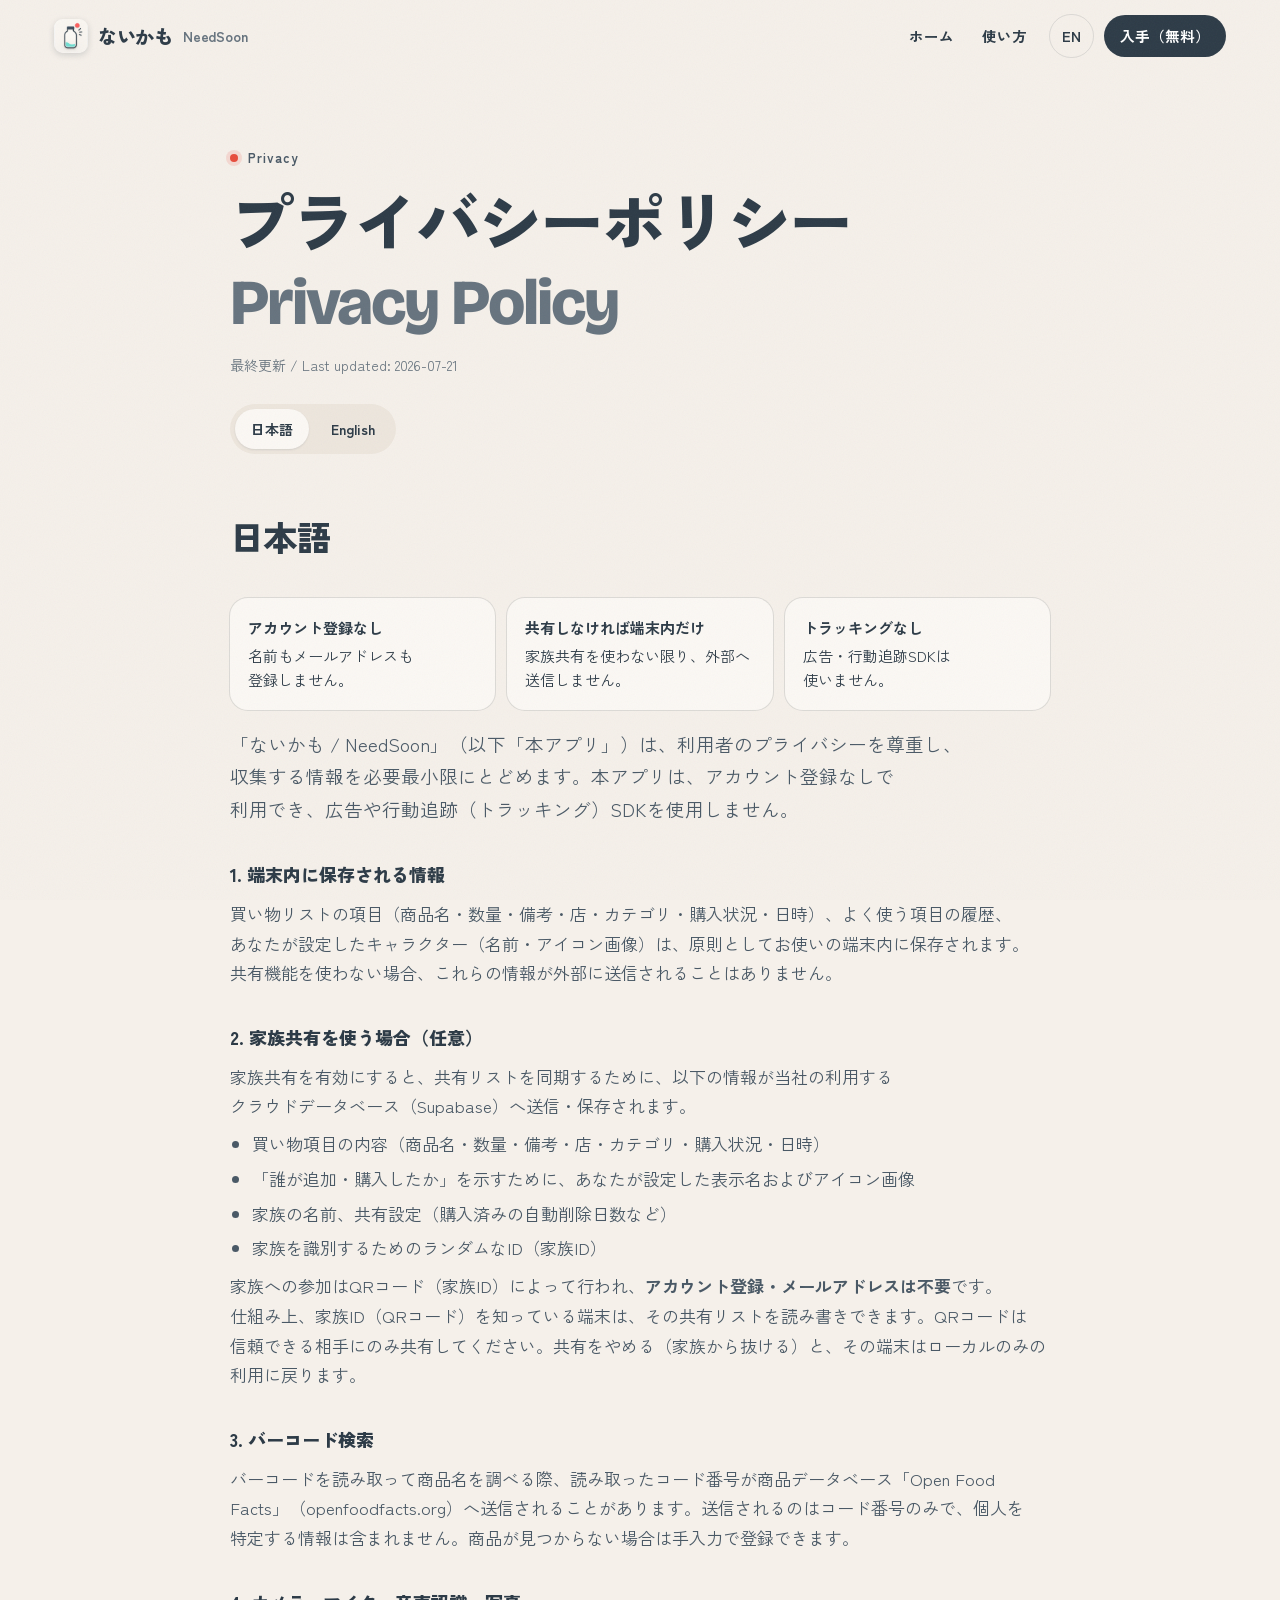
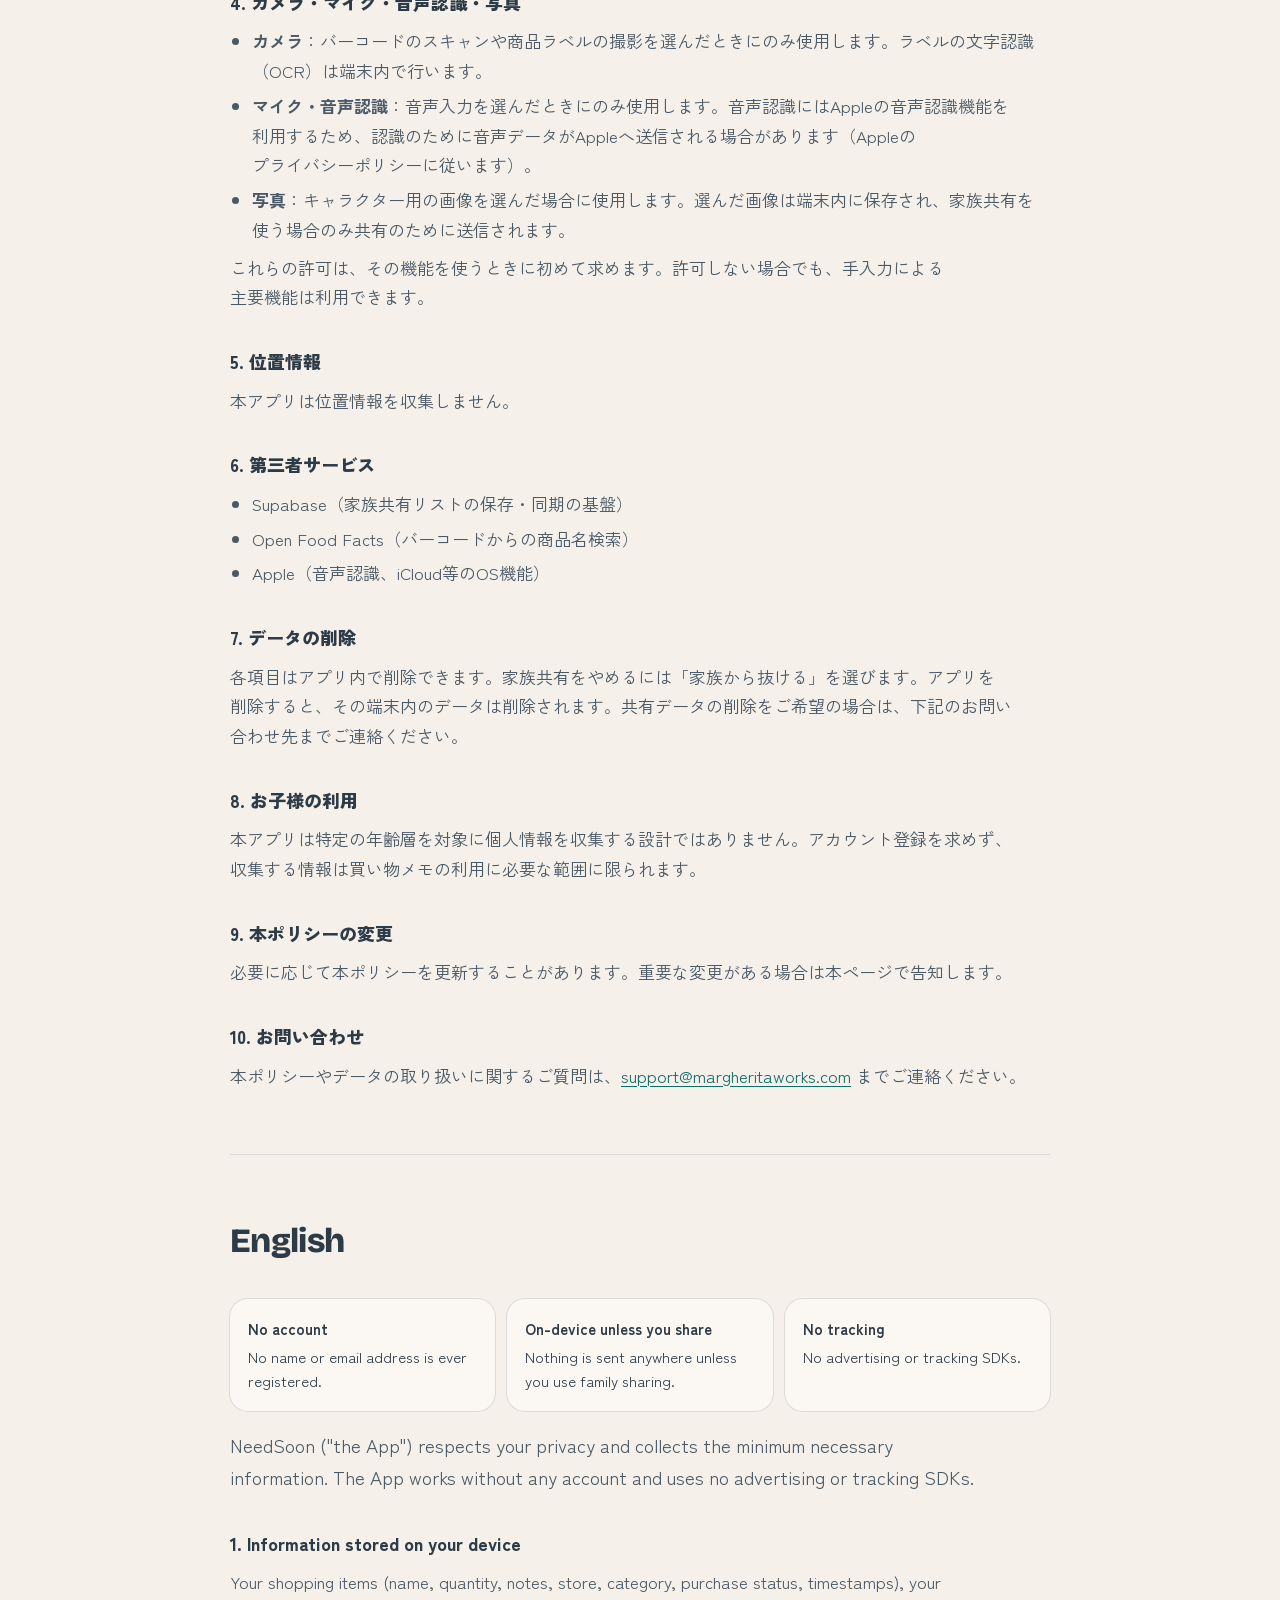
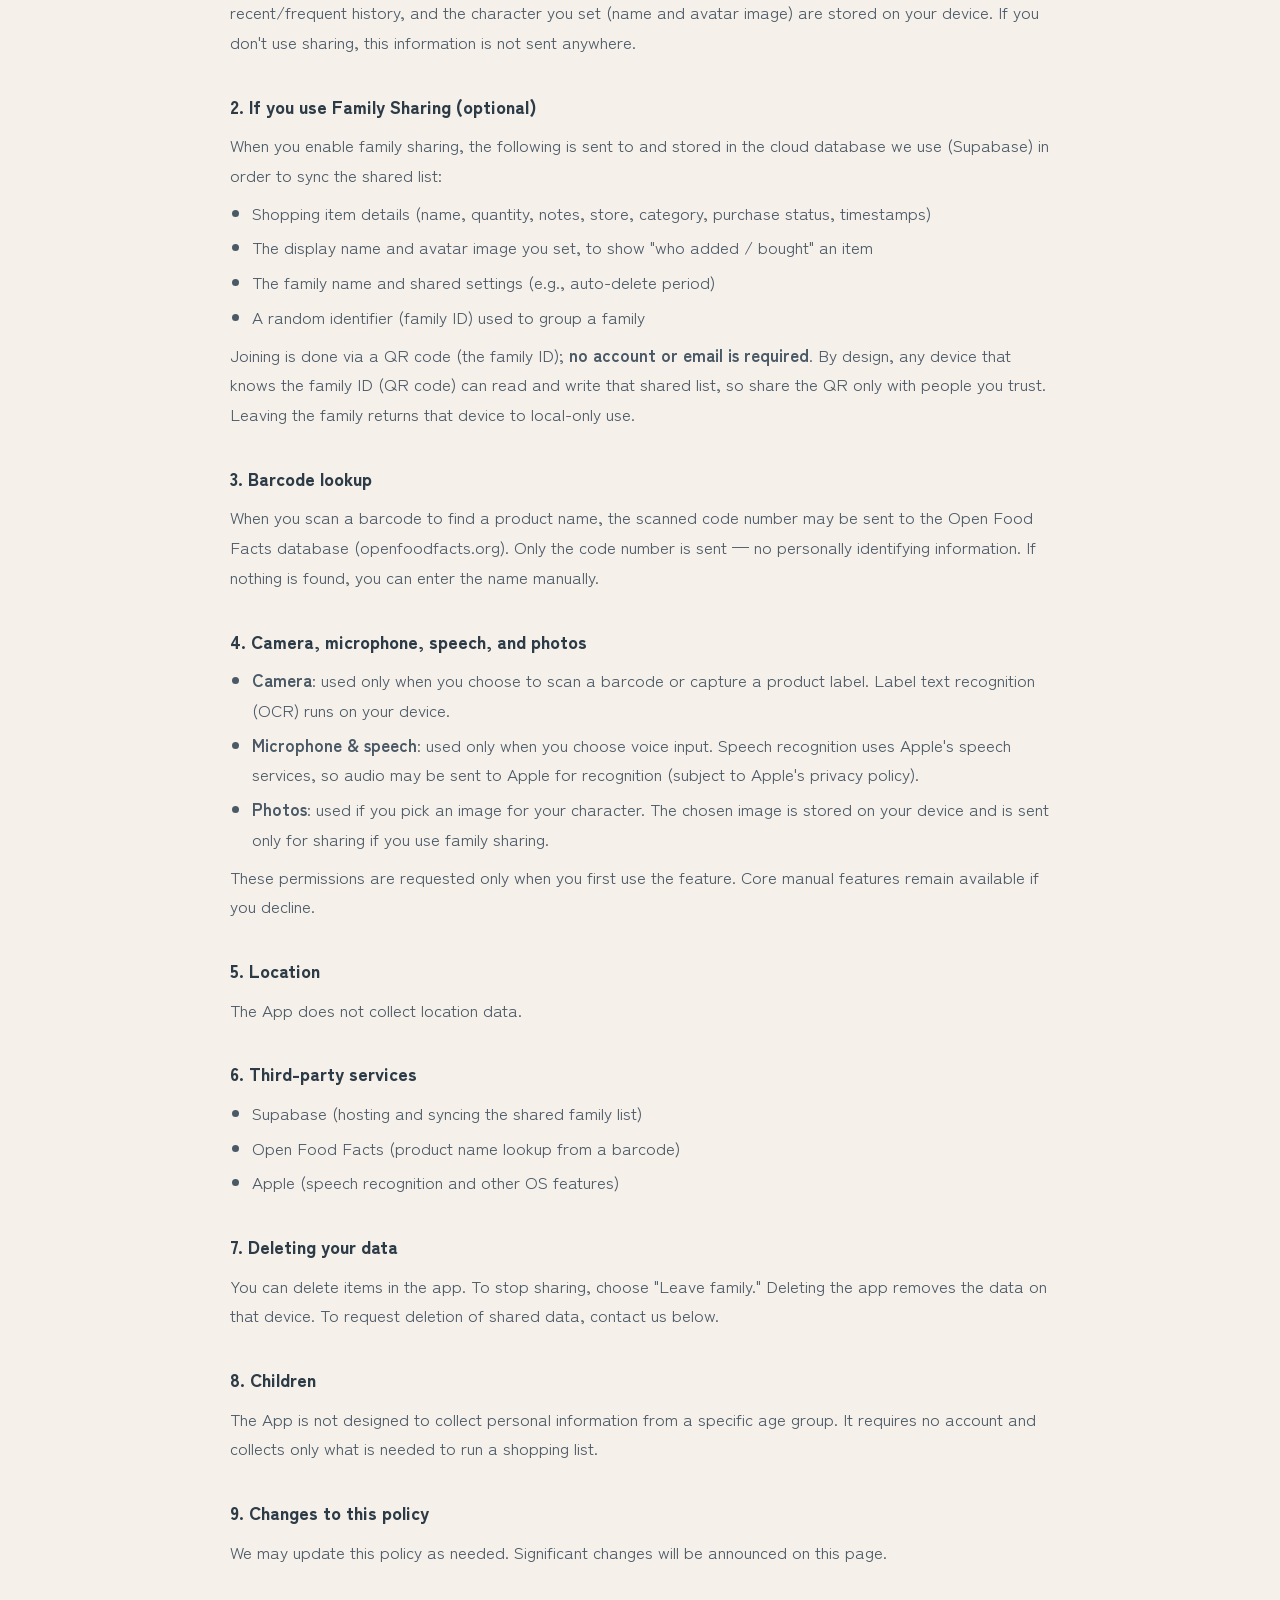
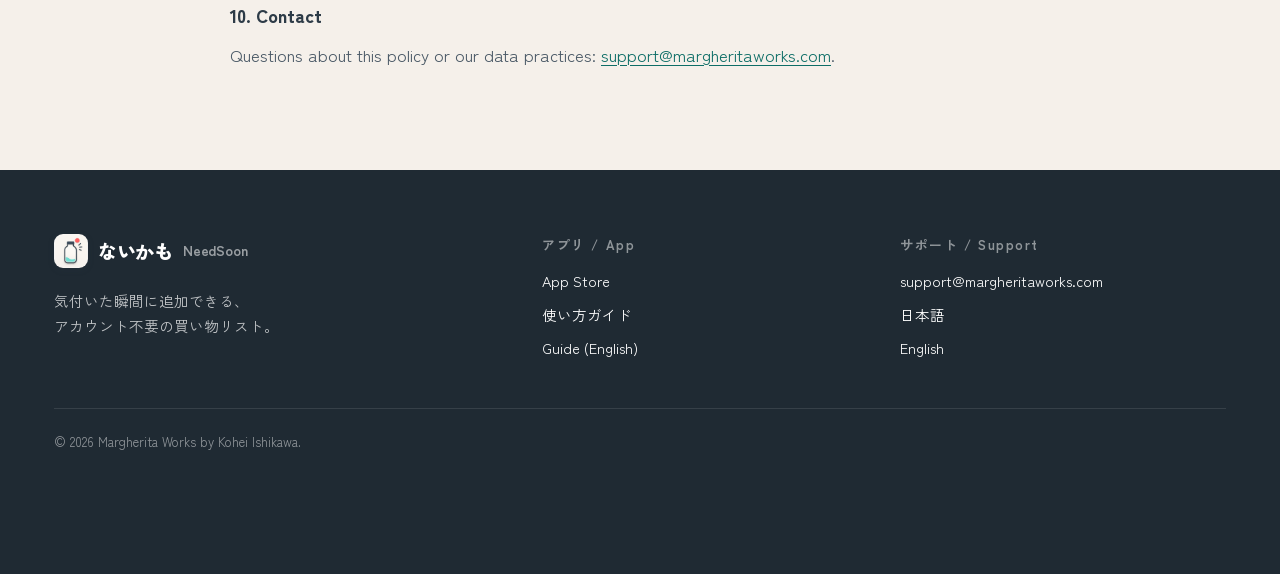
<file: privacy.html>
<!DOCTYPE html>
<html lang="ja" class="no-js">
<head>
<meta charset="UTF-8">
<meta name="viewport" content="width=device-width, initial-scale=1, viewport-fit=cover">
<title>プライバシーポリシー / Privacy Policy — ないかも / NeedSoon</title>
<meta name="description" content="買い物リストアプリ「ないかも / NeedSoon」のプライバシーポリシー。アカウント登録不要、共有しなければデータは端末内のみ、トラッキングなし。Privacy policy for NeedSoon.">
<link rel="canonical" href="https://needsoon.margheritaworks.com/privacy.html">
<meta name="theme-color" content="#F5F0EA">
<meta property="og:type" content="article">
<meta property="og:site_name" content="ないかも / NeedSoon">
<meta property="og:title" content="プライバシーポリシー / Privacy Policy — ないかも / NeedSoon">
<meta property="og:url" content="https://needsoon.margheritaworks.com/privacy.html">
<meta property="og:image" content="https://needsoon.margheritaworks.com/assets/img/og-ja.png">
<meta name="twitter:card" content="summary_large_image">
<link rel="icon" href="/favicon.ico" sizes="any">
<link rel="icon" href="/favicon.png" type="image/png">
<link rel="apple-touch-icon" href="/apple-touch-icon.png">
<link rel="manifest" href="/site.webmanifest">
<link rel="preconnect" href="https://fonts.googleapis.com">
<link rel="preconnect" href="https://fonts.gstatic.com" crossorigin>
<link rel="stylesheet" href="https://fonts.googleapis.com/css2?family=Bricolage+Grotesque:opsz,wght@12..96,600..800&family=Zen+Kaku+Gothic+New:wght@400;700;900&display=swap">
<link rel="stylesheet" href="assets/css/site.css?v=4">
<script type="application/ld+json">
{"@context":"https://schema.org","@type":"BreadcrumbList","itemListElement":[{"@type":"ListItem","position":1,"name":"ないかも / NeedSoon","item":"https://needsoon.margheritaworks.com/"},{"@type":"ListItem","position":2,"name":"プライバシーポリシー","item":"https://needsoon.margheritaworks.com/privacy.html"}]}
</script>
</head>
<body>
<a class="skip" href="#main">本文へ<wbr>移動 / Skip to content</a>
<header class="site-header is-scrolled">
  <div class="wrap bar">
    <a class="brand" href="/"><img src="assets/img/icon-192.png" alt="" width="34" height="34">ないかも<em>NeedSoon</em></a>
    <nav class="nav" aria-label="メイン / Main">
      <a href="/">ホーム</a>
      <a href="/#guide">使い方</a>
      <a class="lang" href="#en" lang="en">EN</a>
      <a class="nav-cta" href="https://apps.apple.com/jp/app/id6792124859">入手（無料）</a>
    </nav>
  </div>
</header>

<main id="main" class="legal">
  <div class="wrap">
    <p class="eyebrow">Privacy</p>
    <h1 class="h2">プライバシーポリシー<br><span lang="en" style="color:var(--muted)">Privacy Policy</span></h1>
    <p class="updated">最終更新 / Last updated: 2026-07-21</p>
    <nav class="legal-switch" aria-label="言語 / Language"><a href="#ja" aria-current="true">日本語</a><a href="#en" lang="en">English</a></nav>

    <article id="ja" lang="ja">
      <h2>日本語</h2>
      <div class="summary">
        <div><strong>アカウント登録なし</strong>名前も<wbr>メールアドレスも<wbr>登録しません。</div>
        <div><strong>共有しなければ<wbr>端末内だけ</strong>家族共有を<wbr>使わない<wbr>限り、<wbr>外部へ<wbr>送信しません。</div>
        <div><strong>トラッキングなし</strong>広告・<wbr>行動追跡SDKは<wbr>使いません。</div>
      </div>

    <p class="lead">「ないかも<wbr> / NeedSoon」<wbr>（以下<wbr>「本アプリ」）⁠は、<wbr>利用者の<wbr>プライバシーを<wbr>尊重し、<wbr>収集する<wbr>情報を<wbr>必要最小限にと<wbr>どめます。<wbr>本アプリは、<wbr>アカウント登録なしで<wbr>利用でき、<wbr>広告や<wbr>行動追跡<wbr>（トラッキング）<wbr>SDKを<wbr>使用しません。</p>

    
      <h3>1. 端末内に<wbr>保存される<wbr>情報</h3>
      <p>買い物リストの<wbr>項目<wbr>（商品名・数量・備考・店・カテゴリ・購入状況・<wbr>日時）、<wbr>よく<wbr>使う<wbr>項目の<wbr>履歴、<wbr>あなたが<wbr>設定した<wbr>キャラクター<wbr>（名前・アイコン画像）⁠は、<wbr>原則と<wbr>してお使いの<wbr>端末内に<wbr>保存されます。<wbr>共有機能を<wbr>使わない<wbr>場合、<wbr>これらの<wbr>情報が<wbr>外部に<wbr>送信される<wbr>ことは<wbr>ありません。</p>
    

    
      <h3>2. 家族共有を<wbr>使う<wbr>場合<wbr>（任意）</h3>
      <p>家族共有を<wbr>有効に<wbr>すると、<wbr>共有リストを<wbr>同期する<wbr>ために、<wbr>以下の<wbr>情報が<wbr>当社の<wbr>利用する<wbr>クラウドデータベース<wbr>（Supabase）⁠へ送信・<wbr>保存されます。</p>
      <ul>
        <li>買い物項目の<wbr>内容<wbr>（商品名・数量・備考・店・カテゴリ・購入状況・<wbr>日時）</li>
        <li>「誰が<wbr>追加・購入したか」⁠を<wbr>示すために、<wbr>あなたが<wbr>設定した<wbr>表示名および<wbr>アイコン画像</li>
        <li>家族の<wbr>名前、<wbr>共有設定<wbr>（購入済みの<wbr>自動削除日数など）</li>
        <li>家族を<wbr>識別する<wbr>ための<wbr>ランダムな<wbr>ID<wbr>（家族ID）</li>
      </ul>
      <p>家族への<wbr>参加は<wbr>QRコード<wbr>（家族ID）⁠に<wbr>よって<wbr>行われ、<strong>アカウント登録・<wbr>メールアドレスは<wbr>不要</strong>です。<wbr>仕組み上、<wbr>家族ID<wbr>（QRコード）⁠を<wbr>知っている<wbr>端末は、<wbr>その<wbr>共有リストを<wbr>読み<wbr>書きできます。<wbr>QRコードは<wbr>信頼できる<wbr>相手に<wbr>のみ<wbr>共有してください。<wbr>共有を<wbr>やめる<wbr>（家族から<wbr>抜ける）⁠と、<wbr>その<wbr>端末は<wbr>ローカルのみの<wbr>利用に<wbr>戻ります。</p>
    

    
      <h3>3. バーコード検索</h3>
      <p>バーコードを<wbr>読み取って<wbr>商品名を<wbr>調べる際、<wbr>読み取った<wbr>コード番号が<wbr>商品データベース<wbr>「Open Food Facts」<wbr>（openfoodfacts.org）⁠へ<wbr>送信される<wbr>ことがあります。<wbr>送信されるのは<wbr>コード番号のみで、<wbr>個人を<wbr>特定する<wbr>情報は<wbr>含まれません。<wbr>商品が<wbr>見つからない<wbr>場合は<wbr>手入力で<wbr>登録できます。</p>
    

    
      <h3>4. カメラ・マイク・音声認識・写真</h3>
      <ul>
        <li><strong>カメラ</strong>：バーコードの<wbr>スキャンや<wbr>商品ラベルの<wbr>撮影を<wbr>選んだ<wbr>ときに<wbr>のみ<wbr>使用します。<wbr>ラベルの<wbr>文字認識<wbr>（OCR）⁠は<wbr>端末内で<wbr>行います。</li>
        <li><strong>マイク・音声認識</strong>：音声入力を<wbr>選んだ<wbr>ときに<wbr>のみ<wbr>使用します。<wbr>音声認識には<wbr>Appleの<wbr>音声認識機能を<wbr>利用する<wbr>ため、<wbr>認識の<wbr>ために<wbr>音声データが<wbr>Appleへ<wbr>送信される<wbr>場合が<wbr>あります<wbr>（Appleの<wbr>プライバシーポリシーに<wbr>従います）。</li>
        <li><strong>写真</strong>：キャラクター用の<wbr>画像を<wbr>選んだ<wbr>場合に<wbr>使用します。<wbr>選んだ<wbr>画像は<wbr>端末内に<wbr>保存され、<wbr>家族共有を<wbr>使う<wbr>場合のみ<wbr>共有の<wbr>ために<wbr>送信されます。</li>
      </ul>
      <p>これらの<wbr>許可は、<wbr>その機能を<wbr>使う<wbr>ときに<wbr>初めて<wbr>求めます。<wbr>許可しない<wbr>場合でも、<wbr>手入力に<wbr>よる<wbr>主要機能は<wbr>利用できます。</p>
    

    
      <h3>5. 位置情報</h3>
      <p>本アプリは<wbr>位置情報を<wbr>収集しません。</p>
    

    
      <h3>6. 第三者サービス</h3>
      <ul>
        <li>Supabase<wbr>（家族共有リストの<wbr>保存・同期の<wbr>基盤）</li>
        <li>Open Food Facts<wbr>（バーコードからの<wbr>商品名検索）</li>
        <li>Apple<wbr>（音声認識、<wbr>iCloud等の<wbr>OS機能）</li>
      </ul>
    

    
      <h3>7. データの<wbr>削除</h3>
      <p>各項目は<wbr>アプリ内で<wbr>削除できます。<wbr>家族共有を<wbr>やめるには<wbr>「家族から<wbr>抜ける」⁠を<wbr>選びます。<wbr>アプリを<wbr>削除すると、<wbr>その<wbr>端末内の<wbr>データは<wbr>削除されます。<wbr>共有データの<wbr>削除を<wbr>ご希望の<wbr>場合は、<wbr>下記の<wbr>お問い<wbr>合わせ先まで<wbr>ご連絡ください。</p>
    

    
      <h3>8. お子様の<wbr>利用</h3>
      <p>本アプリは<wbr>特定の<wbr>年齢層を<wbr>対象に<wbr>個人情報を<wbr>収集する<wbr>設計では<wbr>ありません。<wbr>アカウント登録を<wbr>求めず、<wbr>収集する<wbr>情報は<wbr>買い物メモの<wbr>利用に<wbr>必要な<wbr>範囲に<wbr>限られます。</p>
    

    
      <h3>9. 本ポリシーの<wbr>変更</h3>
      <p>必要に<wbr>応じて本ポリシーを<wbr>更新する<wbr>ことがあります。<wbr>重要な<wbr>変更が<wbr>ある<wbr>場合は<wbr>本ページで<wbr>告知します。</p>
    

    
      <h3>10. お問い<wbr>合わせ</h3>
      <p>本ポリシーや<wbr>データの<wbr>取り扱いに<wbr>関する<wbr>ご質問は、<a href="mailto:support@margheritaworks.com">support@margheritaworks.com</a> まで<wbr>ご連絡ください。</p>
    
  
    </article>

    <article id="en" lang="en">
      <h2>English</h2>
      <div class="summary">
        <div><strong>No account</strong>No name or email address is ever registered.</div>
        <div><strong>On-device unless you share</strong>Nothing is sent anywhere unless you use family sharing.</div>
        <div><strong>No tracking</strong>No advertising or tracking SDKs.</div>
      </div>

    <p class="lead">NeedSoon ("the App") respects your privacy and collects the minimum necessary information. The App works without any account and uses no advertising or tracking SDKs.</p>

    
      <h3>1. Information stored on your device</h3>
      <p>Your shopping items (name, quantity, notes, store, category, purchase status, timestamps), your recent/frequent history, and the character you set (name and avatar image) are stored on your device. If you don't use sharing, this information is not sent anywhere.</p>
    

    
      <h3>2. If you use Family Sharing (optional)</h3>
      <p>When you enable family sharing, the following is sent to and stored in the cloud database we use (Supabase) in order to sync the shared list:</p>
      <ul>
        <li>Shopping item details (name, quantity, notes, store, category, purchase status, timestamps)</li>
        <li>The display name and avatar image you set, to show "who added / bought" an item</li>
        <li>The family name and shared settings (e.g., auto-delete period)</li>
        <li>A random identifier (family ID) used to group a family</li>
      </ul>
      <p>Joining is done via a QR code (the family ID); <strong>no account or email is required</strong>. By design, any device that knows the family ID (QR code) can read and write that shared list, so share the QR only with people you trust. Leaving the family returns that device to local-only use.</p>
    

    
      <h3>3. Barcode lookup</h3>
      <p>When you scan a barcode to find a product name, the scanned code number may be sent to the Open Food Facts database (openfoodfacts.org). Only the code number is sent — no personally identifying information. If nothing is found, you can enter the name manually.</p>
    

    
      <h3>4. Camera, microphone, speech, and photos</h3>
      <ul>
        <li><strong>Camera</strong>: used only when you choose to scan a barcode or capture a product label. Label text recognition (OCR) runs on your device.</li>
        <li><strong>Microphone &amp; speech</strong>: used only when you choose voice input. Speech recognition uses Apple's speech services, so audio may be sent to Apple for recognition (subject to Apple's privacy policy).</li>
        <li><strong>Photos</strong>: used if you pick an image for your character. The chosen image is stored on your device and is sent only for sharing if you use family sharing.</li>
      </ul>
      <p>These permissions are requested only when you first use the feature. Core manual features remain available if you decline.</p>
    

    
      <h3>5. Location</h3>
      <p>The App does not collect location data.</p>
    

    
      <h3>6. Third-party services</h3>
      <ul>
        <li>Supabase (hosting and syncing the shared family list)</li>
        <li>Open Food Facts (product name lookup from a barcode)</li>
        <li>Apple (speech recognition and other OS features)</li>
      </ul>
    

    
      <h3>7. Deleting your data</h3>
      <p>You can delete items in the app. To stop sharing, choose "Leave family." Deleting the app removes the data on that device. To request deletion of shared data, contact us below.</p>
    

    
      <h3>8. Children</h3>
      <p>The App is not designed to collect personal information from a specific age group. It requires no account and collects only what is needed to run a shopping list.</p>
    

    
      <h3>9. Changes to this policy</h3>
      <p>We may update this policy as needed. Significant changes will be announced on this page.</p>
    

    
      <h3>10. Contact</h3>
      <p>Questions about this policy or our data practices: <a href="mailto:support@margheritaworks.com">support@margheritaworks.com</a>.</p>
    
  
    </article>
  </div>
</main>

<footer class="site-footer">
  <div class="wrap">
    <div class="footer-grid">
      <div><a class="brand" href="/"><img src="assets/img/icon-192.png" alt="" width="34" height="34" loading="lazy">ないかも<em>NeedSoon</em></a>
      <p>気付いた<wbr>瞬間に<wbr>追加できる、<wbr>アカウント不要の<wbr>買い物リスト。</p></div>
      <div><h2>アプリ / App</h2><ul><li><a href="https://apps.apple.com/jp/app/id6792124859">App Store</a></li><li><a href="/#guide">使い方<wbr>ガイド</a></li><li><a href="/en.html#guide" lang="en">Guide (English)</a></li></ul></div>
      <div><h2>サポート / Support</h2><ul><li><a href="mailto:support@margheritaworks.com">support@margheritaworks.com</a></li><li><a href="/">日本語</a></li><li><a href="/en.html" lang="en">English</a></li></ul></div>
    </div>
    <p class="copyright">© <span data-year>2026</span> Margherita Works by Kohei Ishikawa.</p>
  </div>
</footer>
<script src="assets/js/site.js?v=4" defer></script>
<script defer src="https://static.cloudflareinsights.com/beacon.min.js" data-cf-beacon='{"token": "85229f57e1924945b88edb5f776541e0"}'></script>
</body>
</html>
</file>
<file: assets/css/site.css>
/* ないかも / NeedSoon — marketing & support site */

:root {
  color-scheme: light;
  --bg: #F5F0EA;
  --bg-2: #EDE6DD;
  --paper: #FBF8F4;
  --ink: #2D3B47;
  --ink-2: #4A5966;
  --muted: #66737E;
  --line: rgba(45, 59, 71, .12);
  --teal: #5EC8C0;
  --teal-ink: #0E6E67;
  --teal-soft: #DDF2EF;
  --amber: #EF9E5C;
  --amber-soft: #FBE7D6;
  --alert: #E74C3C;
  --night: #1F2A33;

  --font-display: "Bricolage Grotesque", "Zen Kaku Gothic New", -apple-system, BlinkMacSystemFont, "Hiragino Sans", sans-serif;
  --font-body: -apple-system, BlinkMacSystemFont, "SF Pro Text", "Hiragino Sans", "Hiragino Kaku Gothic ProN", "Zen Kaku Gothic New", "Inter", "Segoe UI", "Yu Gothic UI", sans-serif;

  --wrap: 1240px;
  --gutter: clamp(16px, 4.2vw, 56px);
  --r-lg: 32px;
  --r-md: 20px;
  --ease: cubic-bezier(.22, 1, .36, 1);
  --spring: cubic-bezier(.34, 1.56, .64, 1);
}

*, *::before, *::after { box-sizing: border-box; }
* { margin: 0; padding: 0; }
html { -webkit-text-size-adjust: 100%; scroll-behavior: smooth; scroll-padding-top: 88px; }
body {
  font-family: var(--font-body);
  color: var(--ink);
  background: var(--bg);
  line-height: 1.75;
  font-size: 17px;
  -webkit-font-smoothing: antialiased;
  text-rendering: optimizeLegibility;
  overflow-x: hidden;
  font-feature-settings: "palt" 0;
}
/* Japanese: break only at BudouX phrase boundaries (<wbr>), works in Safari too */
:lang(ja) { line-break: strict; word-break: keep-all; overflow-wrap: break-word; }
:is(h1, h2, h3, summary, .insight-quote, .lead, .flow-words li, .steps strong, .feature-list strong, .pledge strong) { text-wrap: balance; }
p, li, dd, figcaption, .acc-body { text-wrap: pretty; }
.nav a, .btn-store, .dock a, .qr-badge, .store-meta li, .lock-row span, .split-demo span, .hero-steps span { white-space: nowrap; }
.compare-col li, .siri-bubble, .pill-list li, .split-demo, .demo-title, .contact-card h2, .site-footer p { text-wrap: balance; }
.contact-card a.mail { overflow-wrap: normal; white-space: normal; }
[hidden] { display: none !important; }
img, svg, video { display: block; max-width: 100%; }
img { height: auto; }
a { color: var(--teal-ink); text-underline-offset: .18em; text-decoration-thickness: 1px; }
a:hover { text-decoration-thickness: 2px; }
button { font: inherit; color: inherit; background: none; border: 0; cursor: pointer; }
input { font: inherit; color: inherit; }
::selection { background: var(--teal); color: var(--night); }
:focus-visible { outline: 3px solid var(--amber); outline-offset: 3px; border-radius: 8px; }

/* paper grain */
body::before {
  content: ""; position: fixed; inset: 0; z-index: 100; pointer-events: none; opacity: .045;
  background-image: url("data:image/svg+xml,%3Csvg xmlns='http://www.w3.org/2000/svg' width='160' height='160'%3E%3Cfilter id='n'%3E%3CfeTurbulence type='fractalNoise' baseFrequency='.85' numOctaves='3' stitchTiles='stitch'/%3E%3C/filter%3E%3Crect width='100%25' height='100%25' filter='url(%23n)'/%3E%3C/svg%3E");
}

.skip { position: absolute; left: 12px; top: -60px; z-index: 200; background: var(--ink); color: #fff; padding: 10px 16px; border-radius: 10px; }
.skip:focus { top: 12px; }
.sr-only { position: absolute !important; width: 1px; height: 1px; overflow: hidden; clip: rect(0 0 0 0); white-space: nowrap; }

.wrap { width: min(100% - var(--gutter) * 2, var(--wrap)); margin-inline: auto; }

/* ---------- type ---------- */
.eyebrow {
  display: inline-flex; align-items: center; gap: 10px;
  font-size: 13px; font-weight: 700; letter-spacing: .1em; color: var(--ink-2);
}
:lang(ja) .eyebrow { letter-spacing: .08em; }
.eyebrow::before { content: ""; width: 8px; height: 8px; border-radius: 50%; background: var(--alert); box-shadow: 0 0 0 4px rgba(231, 76, 60, .14); }
.display {
  font-family: var(--font-display);
  font-weight: 800;
  font-size: clamp(40px, 6.6vw, 96px);
  line-height: 1.04;
  letter-spacing: -.028em;
  font-variation-settings: "opsz" 96;
}
:lang(ja) .display { font-weight: 900; letter-spacing: -.04em; line-height: 1.14; font-feature-settings: "palt" 1; font-size: clamp(34px, 11.2vw, 84px); }
@media (min-width: 901px) { :lang(ja) .hero .display { font-size: clamp(44px, 5.5vw, 84px); } }
.hero h1 .line { white-space: nowrap; }
.h2 {
  font-family: var(--font-display); font-weight: 800;
  font-size: clamp(34px, 5vw, 68px); line-height: 1.08; letter-spacing: -.03em;
}
:lang(ja) .h2 { font-weight: 900; line-height: 1.2; letter-spacing: -.03em; font-feature-settings: "palt" 1; }
.h3 { font-family: var(--font-display); font-weight: 700; font-size: clamp(21px, 2vw, 26px); line-height: 1.3; letter-spacing: -.015em; }
:lang(ja) .h3 { font-feature-settings: "palt" 1; letter-spacing: 0; }
.lead { font-size: clamp(17px, 1.45vw, 20px); color: var(--ink-2); max-width: 36em; }
.nowrap { white-space: nowrap; }
.mark {
  background: linear-gradient(transparent 62%, rgba(94, 200, 192, .55) 62%, rgba(94, 200, 192, .55) 92%, transparent 92%);
  padding-inline: .04em;
}
.mark--amber { background: linear-gradient(transparent 62%, rgba(239, 158, 92, .5) 62%, rgba(239, 158, 92, .5) 92%, transparent 92%); }
.dot-red { color: var(--alert); }

/* ---------- buttons ---------- */
.btn-store {
  --h: 60px;
  display: inline-flex; align-items: center; gap: 12px;
  height: var(--h); padding: 0 26px 0 20px; border-radius: 999px;
  background: var(--ink); color: #fff; text-decoration: none;
  font-weight: 700; font-size: 16px; letter-spacing: .01em;
  box-shadow: 0 1px 0 rgba(255,255,255,.12) inset, 0 14px 30px -12px rgba(45, 59, 71, .55);
  transition: transform .35s var(--spring), background .25s, box-shadow .35s var(--ease);
}
.btn-store:hover { transform: translateY(-2px); background: #22303b; box-shadow: 0 1px 0 rgba(255,255,255,.12) inset, 0 20px 40px -14px rgba(45, 59, 71, .6); text-decoration: none; }
.btn-store:active { transform: translateY(0) scale(.98); }
.btn-store svg { width: 22px; height: 22px; flex: none; }
.btn-store small { display: block; font-size: 11px; font-weight: 500; opacity: .72; line-height: 1; margin-bottom: 3px; letter-spacing: .04em; }
.btn-store span { line-height: 1.1; display: block; }
.btn-store--light { background: #fff; color: var(--ink); box-shadow: 0 14px 30px -12px rgba(0,0,0,.45); }
.btn-store--light:hover { background: var(--teal); color: var(--night); }
.store-meta { display: flex; flex-wrap: wrap; gap: 6px 18px; margin-top: 18px; font-size: 14px; color: var(--muted); }
.store-meta li { list-style: none; display: inline-flex; align-items: center; gap: 7px; }
.store-meta li::before { content: ""; width: 5px; height: 5px; border-radius: 50%; background: var(--teal); }

/* ---------- header ---------- */
.site-header {
  position: fixed; inset: 0 0 auto; z-index: 50;
  transition: background .4s var(--ease), box-shadow .4s var(--ease), transform .45s var(--ease);
}
.site-header.is-scrolled { background: rgba(245, 240, 234, .82); backdrop-filter: saturate(1.4) blur(14px); -webkit-backdrop-filter: saturate(1.4) blur(14px); box-shadow: 0 1px 0 var(--line); }
.site-header.on-dark { background: rgba(31, 42, 51, .78); box-shadow: 0 1px 0 rgba(255,255,255,.08); }
.site-header.on-dark .brand, .site-header.on-dark .nav a { color: #fff; }
.site-header.on-dark .brand em { color: rgba(255,255,255,.6); }
.site-header.on-dark .nav a:hover { background: rgba(255,255,255,.1); }
.site-header.on-dark .nav .lang { border-color: rgba(255,255,255,.25); }
.site-header.on-dark .nav .nav-cta { background: var(--teal); color: var(--night); }
.site-header .brand, .site-header .nav a { transition: color .3s, background .2s; }
.site-header .bar { display: flex; align-items: center; justify-content: space-between; height: 72px; gap: 20px; }
.brand { display: inline-flex; align-items: center; gap: 10px; text-decoration: none; color: var(--ink); font-weight: 800; font-size: 19px; letter-spacing: -.01em; }
.brand img { width: 34px; height: 34px; border-radius: 9px; box-shadow: 0 2px 6px rgba(45, 59, 71, .18); }
.brand em { font-style: normal; font-weight: 600; color: var(--muted); font-size: 14px; }
.nav { display: flex; align-items: center; gap: 4px; }
.nav a { color: var(--ink); text-decoration: none; font-size: 14.5px; font-weight: 600; padding: 8px 12px; border-radius: 999px; transition: background .2s; }
.nav a:hover { background: rgba(45, 59, 71, .07); }
.nav .lang { border: 1px solid var(--line); margin-left: 6px; }
.nav .nav-cta { background: var(--ink); color: #fff; margin-left: 6px; padding-inline: 16px; }
.nav .nav-cta:hover { background: #22303b; }
@media (max-width: 860px) {
  .nav a:not(.lang):not(.nav-cta) { display: none; }
}
@media (max-width: 420px) {
  .brand em { display: none; }
  .nav .nav-cta { padding-inline: 13px; }
}

/* ---------- hero ---------- */
.hero { position: relative; padding: clamp(110px, 14vh, 150px) 0 clamp(40px, 6vw, 80px); overflow: clip; }
.hero::after {
  content: ""; position: absolute; z-index: -1; right: -12vw; top: -14vw; width: 62vw; aspect-ratio: 1; border-radius: 50%;
  background: radial-gradient(circle at 40% 45%, rgba(94, 200, 192, .30), rgba(94, 200, 192, 0) 62%);
}
.hero-grid { display: grid; grid-template-columns: minmax(0, 1.08fr) minmax(0, .92fr); align-items: center; gap: clamp(24px, 4vw, 64px); }
.hero h1 { margin: 22px 0 26px; }
.hero h1 .line { display: block; overflow: hidden; padding: 0 .06em .08em 0; margin-bottom: -.08em; }
.hero h1 .line > span { display: inline-block; }
.hero h1.reveal { opacity: 1; transform: none; }
.hero h1 .line > .in-line { transform: translateY(105%); transition: transform 1.1s var(--ease); }
.hero h1 .line:nth-child(2) > .in-line { transition-delay: .12s; }
.hero h1.in .line > .in-line, .no-js .hero h1 .line > .in-line { transform: none; }
.hero .lead { margin-bottom: 34px; }
.hero-stage { position: relative; height: clamp(520px, 52vw, 680px); }
.hero-stage .phone { position: absolute; right: 2%; top: 0; width: min(300px, 62%); transform: rotate(3deg); }
.hero-bottle { position: absolute; left: -2%; bottom: 4%; width: min(230px, 44%); filter: drop-shadow(0 30px 40px rgba(45, 59, 71, .18)); }
.toast {
  position: absolute; left: 6%; top: 18%; z-index: 3;
  display: flex; align-items: center; gap: 14px;
  padding: 12px 14px 12px 16px; border-radius: 18px;
  background: var(--ink); color: #fff; font-size: 15px; font-weight: 600;
  box-shadow: 0 22px 40px -14px rgba(31, 42, 51, .55);
  white-space: nowrap;
}
.toast .check { width: 26px; height: 26px; border-radius: 50%; background: var(--teal); display: grid; place-items: center; flex: none; }
.toast .check svg { width: 15px; height: 15px; color: var(--night); }
.toast .undo { color: var(--teal); font-weight: 700; padding-left: 12px; border-left: 1px solid rgba(255,255,255,.18); }
.hero-steps { position: absolute; right: 0; bottom: 0; z-index: 3; display: flex; gap: 6px; }
.hero-steps span {
  font-size: 13px; font-weight: 700; padding: 7px 12px; border-radius: 999px; background: var(--paper); color: var(--muted);
  box-shadow: 0 1px 0 var(--line); transition: background .4s, color .4s;
}
.hero-steps span.on { background: var(--teal); color: var(--night); }

@media (max-width: 900px) {
  .hero-grid { grid-template-columns: minmax(0, 1fr); }
  .hero-stage { height: 560px; max-width: 520px; width: 100%; margin-inline: auto; }
}
@media (max-width: 520px) {
  .hero-stage { height: 470px; }
  .hero-stage .phone { width: 58%; right: 0; }
  .hero-bottle { width: 40%; left: 0; }
  .toast { top: 12%; left: 0; font-size: 13.5px; padding: 10px 12px; gap: 10px; }
  .btn-store { width: 100%; justify-content: center; }
}

/* phone frame */
.phone {
  padding: 3%;
  border-radius: 15% / 7%;
  background: linear-gradient(145deg, #3a4651, #1b232a 55%, #2c3640);
  box-shadow:
    0 0 0 1px rgba(255,255,255,.08) inset,
    0 50px 80px -30px rgba(31, 42, 51, .45),
    0 20px 30px -20px rgba(31, 42, 51, .35);
}
.phone img { width: 100%; aspect-ratio: 1206 / 2622; height: auto; object-fit: cover; border-radius: 12.4% / 5.7%; background: var(--bg); }

/* bottle svg */
.bottle .liquid { transition: transform 1.6s var(--ease); }
.bottle .notice { transform-box: fill-box; transform-origin: center; }
.bottle .ray { stroke-dasharray: 40; stroke-dashoffset: 40; }
.bottle.noticed .ray { animation: ray .5s var(--ease) forwards; }
.bottle.noticed .ray:nth-of-type(2) { animation-delay: .07s; }
.bottle.noticed .ray:nth-of-type(3) { animation-delay: .14s; }
.bottle.noticed .notice { animation: pop .7s var(--spring) both; }
@keyframes ray { to { stroke-dashoffset: 0; } }
@keyframes pop { 0% { transform: scale(0); } 100% { transform: scale(1); } }
.bottle .wave { animation: wave 5s linear infinite; }
@keyframes wave { from { transform: translateX(0); } to { transform: translateX(-160px); } }

/* ---------- marquee ---------- */
.marquee { border-block: 1px solid var(--line); overflow: hidden; padding: 18px 0; background: var(--paper); }
.marquee-track { display: flex; width: max-content; gap: 0; animation: marquee 48s linear infinite; }
.marquee:hover .marquee-track { animation-play-state: paused; }
.marquee ul { display: flex; list-style: none; }
.marquee li { font-family: var(--font-display); font-weight: 700; font-size: clamp(20px, 2.4vw, 30px); letter-spacing: -.01em; padding: 0 22px; white-space: nowrap; display: flex; align-items: center; gap: 44px; color: var(--ink); }
.marquee li::after { content: ""; width: 9px; height: 9px; border-radius: 50%; background: var(--teal); }
.marquee li:nth-child(4n+2)::after { background: var(--amber); }
.marquee li:nth-child(7n+3)::after { background: var(--alert); }
@keyframes marquee { to { transform: translateX(-50%); } }

/* ---------- sections ---------- */
.section { padding: clamp(88px, 12vw, 168px) 0; position: relative; }
.section-head { display: grid; gap: 22px; margin-bottom: clamp(44px, 6vw, 80px); max-width: 860px; }
.section-head.center { margin-inline: auto; text-align: center; justify-items: center; }

/* why / insight */
.insight-grid { display: grid; grid-template-columns: 1fr 1fr; gap: clamp(28px, 5vw, 80px); align-items: start; }
.insight-quote { font-family: var(--font-display); font-weight: 800; font-size: clamp(26px, 3.2vw, 42px); line-height: 1.3; letter-spacing: -.02em; }
:lang(ja) .insight-quote { font-weight: 900; font-feature-settings: "palt" 1; }
.insight-body p + p { margin-top: 1.1em; }
.insight-body p { color: var(--ink-2); font-size: 18px; }
.compare { margin-top: clamp(48px, 7vw, 96px); display: grid; grid-template-columns: 1fr 1fr; gap: 20px; }
.compare-col { border-radius: var(--r-lg); padding: clamp(24px, 3vw, 40px); }
.compare-col.them { background: var(--bg-2); }
.compare-col.us { background: var(--ink); color: #fff; }
.compare-col h3 { font-size: 15px; font-weight: 700; letter-spacing: .06em; margin-bottom: 22px; display: flex; justify-content: space-between; align-items: baseline; gap: 12px; }
.compare-col h3 b { font-family: var(--font-display); font-size: clamp(40px, 5vw, 64px); letter-spacing: -.04em; line-height: 1; font-weight: 800; }
.compare-col.us h3 b { color: var(--teal); }
.compare-col ol { list-style: none; display: grid; gap: 10px; counter-reset: s; }
.compare-col li { counter-increment: s; display: flex; align-items: center; gap: 14px; font-weight: 600; padding: 12px 16px; border-radius: 14px; background: rgba(255,255,255,.55); }
.compare-col.us li { background: rgba(255,255,255,.07); }
.compare-col li::before { content: counter(s); font-family: var(--font-display); font-size: 13px; font-weight: 800; width: 26px; height: 26px; border-radius: 50%; display: grid; place-items: center; background: var(--paper); color: var(--muted); flex: none; }
.compare-col.us li::before { background: var(--teal); color: var(--night); }
.compare-col.them li { color: var(--muted); }
.compare-col .foot { margin-top: 18px; font-size: 14px; opacity: .75; }
@media (max-width: 820px) {
  .insight-grid, .compare { grid-template-columns: minmax(0, 1fr); }
}

/* flow (sticky 3 beats) */
.flow { height: 260vh; position: relative; background: var(--night); color: #fff; }
.flow-sticky { position: sticky; top: 0; height: 100vh; height: 100svh; display: grid; align-content: center; overflow: hidden; }
.flow-inner { display: grid; grid-template-columns: minmax(0, 1.25fr) minmax(0, 1fr); gap: clamp(24px, 5vw, 80px); align-items: center; }
.flow-words { list-style: none; display: grid; gap: 4px; }
.flow-words li {
  font-family: var(--font-display); font-weight: 800; font-size: clamp(54px, 10vw, 148px); line-height: 1.02; letter-spacing: -.045em;
  color: rgba(255,255,255,.14); transition: color .5s var(--ease), transform .6s var(--ease); transform-origin: left center;
  display: flex; align-items: baseline; gap: .25em;
}
:lang(ja) .flow-words li { font-weight: 900; line-height: 1.12; }
.flow-words li small { font-size: .18em; letter-spacing: .05em; font-weight: 700; color: inherit; opacity: .8; font-family: var(--font-body); }
.flow-words li.on { color: #fff; }
.flow-words li:nth-child(1).on { color: var(--amber); }
.flow-words li:nth-child(2).on { color: var(--teal); }
.flow-words li.past { color: rgba(255,255,255,.42); }
.flow-captions { position: relative; min-height: 240px; }
.flow-captions figure { position: absolute; inset: 0; opacity: 0; transform: translateY(18px); transition: opacity .5s var(--ease), transform .6s var(--ease); }
.flow-captions figure.on { opacity: 1; transform: none; }
.flow-captions .num { font-family: var(--font-display); font-size: 14px; font-weight: 700; letter-spacing: .14em; color: rgba(255,255,255,.5); }
.flow-captions p { font-size: clamp(18px, 1.6vw, 22px); line-height: 1.7; margin-top: 12px; color: rgba(255,255,255,.88); max-width: 26em; }
.flow-captions .chip { display: inline-flex; align-items: center; gap: 10px; margin-top: 22px; padding: 10px 16px; border-radius: 14px; background: rgba(255,255,255,.08); font-weight: 600; font-size: 15px; }
.flow-captions .chip i { width: 9px; height: 9px; border-radius: 50%; background: var(--alert); }
.flow-progress { position: absolute; left: 0; right: 0; bottom: 0; height: 3px; background: rgba(255,255,255,.08); }
.flow-progress span { display: block; height: 100%; width: 0; background: linear-gradient(90deg, var(--amber), var(--teal)); }
@media (max-width: 820px) {
  .flow-inner { grid-template-columns: minmax(0, 1fr); }
  .flow-captions { min-height: 200px; }
}

/* demo */
.demo-section { background: var(--paper); }
.demo-grid { display: grid; grid-template-columns: minmax(0, .9fr) minmax(0, 1.1fr); gap: clamp(28px, 5vw, 88px); align-items: center; }
.demo {
  position: relative; background: var(--bg); border-radius: 40px; padding: clamp(22px, 3vw, 34px);
  box-shadow: 0 1px 0 rgba(255,255,255,.9) inset, 0 40px 80px -40px rgba(45, 59, 71, .35), 0 0 0 1px var(--line);
  max-width: 520px; width: 100%; justify-self: center;
}
.demo-title { display: flex; align-items: center; gap: 12px; font-weight: 800; font-size: 22px; margin-bottom: 16px; }
.demo-title img { width: 36px; height: 36px; border-radius: 10px; }
.demo-form { display: flex; gap: 10px; }
.demo-form input {
  flex: 1; min-width: 0; height: 56px; border-radius: 16px; border: 1.5px solid transparent; background: #fff; padding: 0 18px; font-size: 17px;
  box-shadow: 0 1px 2px rgba(45,59,71,.06);
  transition: border-color .2s, box-shadow .2s;
}
.demo-form input:focus { outline: none; border-color: var(--teal); box-shadow: 0 0 0 4px rgba(94,200,192,.22); }
.demo-form button { height: 56px; padding: 0 22px; border-radius: 16px; background: var(--ink); color: #fff; font-weight: 700; transition: transform .25s var(--spring); }
.demo-form button:active { transform: scale(.96); }
.demo-actions { display: grid; grid-template-columns: 1fr 1fr; gap: 10px; margin-top: 12px; }
.demo-voice { grid-column: 1 / -1; display: flex; align-items: center; justify-content: center; gap: 10px; height: 56px; border-radius: 16px; background: var(--teal); color: var(--night); font-weight: 700; transition: transform .25s var(--spring), background .2s; }
.demo-voice:hover { background: #6fd3cb; }
.demo-voice svg { width: 20px; height: 20px; }
.demo-voice.listening { animation: pulse 1s ease-in-out infinite; }
@keyframes pulse { 50% { box-shadow: 0 0 0 10px rgba(94,200,192,.18); } }
.demo-label { font-size: 12.5px; font-weight: 700; letter-spacing: .08em; color: var(--muted); margin: 20px 0 10px; }
.demo-chips { display: flex; flex-wrap: wrap; gap: 8px; }
.demo-chips button { padding: 9px 15px; border-radius: 999px; background: #fff; font-weight: 600; font-size: 15px; box-shadow: 0 0 0 1px var(--line); transition: transform .2s var(--spring), background .2s; display: inline-flex; gap: 6px; align-items: center; }
.demo-chips button::after { content: "+"; color: var(--teal-ink); font-weight: 800; }
.demo-chips button:hover { background: var(--teal-soft); }
.demo-chips button:active { transform: scale(.94); }
.demo-list { list-style: none; margin-top: 18px; display: grid; gap: 8px; min-height: 64px; }
.demo-list li { display: flex; align-items: center; gap: 12px; background: #fff; border-radius: 14px; padding: 12px 14px; font-weight: 600; animation: slideIn .5s var(--spring) both; }
.demo-list li::before { content: ""; width: 20px; height: 20px; border-radius: 50%; border: 2px solid #C7CDD2; flex: none; }
.demo-list li.flash { box-shadow: 0 0 0 2px var(--amber); }
.demo-list li small { margin-left: auto; font-size: 12px; color: var(--muted); font-weight: 600; }
.demo-list .empty { background: none; color: var(--muted); font-weight: 500; font-size: 15px; animation: none; padding-left: 0; }
.demo-list .empty::before { display: none; }
@keyframes slideIn { from { opacity: 0; transform: translateY(-10px) scale(.97); } }
.demo-toast {
  position: absolute; left: 50%; top: auto; bottom: -26px; height: auto; transform: translate(-50%, 20px); opacity: 0; pointer-events: none;
  transition: opacity .3s var(--ease), transform .45s var(--spring);
}
.demo-toast.show { opacity: 1; transform: translate(-50%, 0); pointer-events: auto; }
.demo-toast .undo { cursor: pointer; }
.demo-timer { margin-top: 22px; font-size: 14px; color: var(--muted); min-height: 1.75em; }
.demo-timer b { font-family: var(--font-display); color: var(--ink); font-size: 18px; }
.demo-note { margin-top: 30px; font-size: 13.5px; color: var(--muted); }
@media (max-width: 900px) { .demo-grid { grid-template-columns: minmax(0, 1fr); } }

/* entries (bento) */
.bento { display: grid; grid-template-columns: repeat(6, 1fr); gap: 16px; }
.tile { position: relative; border-radius: var(--r-lg); padding: clamp(22px, 2.4vw, 32px); background: var(--paper); overflow: hidden; display: flex; flex-direction: column; gap: 10px; min-height: 260px; box-shadow: 0 0 0 1px var(--line); }
.tile p { color: var(--ink-2); font-size: 15.5px; line-height: 1.7; }
.tile .ico { width: 44px; height: 44px; border-radius: 13px; display: grid; place-items: center; background: var(--teal-soft); color: var(--teal-ink); margin-bottom: 6px; }
.tile .ico svg { width: 24px; height: 24px; }
.tile.amber .ico { background: var(--amber-soft); color: #A45518; }
.tile.ink .ico { background: rgba(255,255,255,.1); color: var(--teal); }
.tile.ink { background: var(--ink); color: #fff; box-shadow: none; }
.tile.ink p { color: rgba(255,255,255,.78); }
.tile.teal { background: var(--teal); box-shadow: none; }
.tile.teal p { color: rgba(31,42,51,.82); }
.tile.teal .ico { background: rgba(255,255,255,.45); color: var(--night); }
.t-widget { grid-column: span 3; grid-row: span 2; padding-bottom: 0; }
.t-watch { grid-column: span 3; grid-row: span 2; padding-bottom: 0; }
.t-voice, .t-scan, .t-label { grid-column: span 2; }
.t-siri, .t-lock { grid-column: span 3; }
.tile-media { margin-top: auto; align-self: center; width: 78%; }
.t-widget .tile-media { width: 74%; aspect-ratio: 1206 / 1250; overflow: hidden; border-radius: 34px 34px 0 0; box-shadow: 0 -10px 40px -16px rgba(31,42,51,.35); }
.t-widget .tile-media img { width: 100%; }
.watch {
  margin-top: auto; align-self: center; width: min(300px, 74%); aspect-ratio: 416 / 496; padding: 7%; margin-bottom: -10%;
  border-radius: 30%/25%; background: linear-gradient(145deg, #3a4651, #11171c); box-shadow: 0 30px 60px -20px rgba(0,0,0,.5);
}
.watch img { width: 100%; height: 100%; border-radius: 24%/20%; object-fit: cover; }
.split-demo { display: flex; align-items: center; gap: 10px; flex-wrap: wrap; margin-top: auto; font-weight: 700; }
.split-demo .say { padding: 9px 14px; border-radius: 14px 14px 14px 4px; background: rgba(31,42,51,.12); }
.split-demo .arrow { opacity: .6; }
.split-demo .item { padding: 9px 14px; border-radius: 12px; background: #fff; color: var(--ink); }
.code-demo { margin-top: auto; font-family: ui-monospace, "SF Mono", Menlo, monospace; font-size: 14px; display: grid; gap: 8px; }
.code-demo .bars { height: 46px; border-radius: 8px; background: repeating-linear-gradient(90deg, var(--ink) 0 2px, transparent 2px 4px, var(--ink) 4px 7px, transparent 7px 9px, var(--ink) 9px 10px, transparent 10px 13px); opacity: .85; }
.code-demo .res { font-family: var(--font-body); font-weight: 700; font-size: 16px; }
.siri-bubble { margin-top: auto; display: inline-flex; align-self: flex-start; padding: 14px 20px; border-radius: 22px 22px 22px 6px; font-weight: 700; font-size: clamp(18px, 1.8vw, 22px); background: linear-gradient(120deg, #2D3B47, #3f5361); color: #fff; }
.lock-row { margin-top: auto; display: flex; gap: 10px; flex-wrap: wrap; }
.lock-row span { display: inline-flex; align-items: center; gap: 8px; padding: 10px 14px; border-radius: 999px; background: var(--bg); font-weight: 600; font-size: 14.5px; }
.lock-row span::before { content: ""; width: 8px; height: 8px; border-radius: 50%; background: var(--teal); }
@media (max-width: 980px) {
  .bento { grid-template-columns: repeat(2, 1fr); }
  .t-widget, .t-watch { grid-column: span 1; grid-row: auto; }
  .t-voice, .t-scan, .t-label, .t-siri, .t-lock { grid-column: span 1; }
  .t-label { grid-column: span 2; }
}
@media (max-width: 620px) {
  .bento { grid-template-columns: minmax(0, 1fr); }
  .t-label { grid-column: auto; }
  .tile { min-height: 0; }
  .t-widget .tile-media { width: 82%; margin-top: 18px; }
  .watch { margin-top: 18px; }
}

/* family */
.family { background: var(--ink); color: #fff; overflow: clip; }
.family .lead { color: rgba(255,255,255,.78); }
.family .eyebrow { color: rgba(255,255,255,.7); }
.family-grid { display: grid; grid-template-columns: minmax(0, 1fr) minmax(0, 1fr); gap: clamp(32px, 6vw, 96px); align-items: center; }
.family-phones { position: relative; height: clamp(520px, 50vw, 660px); }
.family-phones .phone { position: absolute; width: min(270px, 52%); }
.family-phones .phone:nth-child(1) { left: 2%; top: 0; transform: rotate(-4deg); z-index: 2; }
.family-phones .phone:nth-child(2) { right: 2%; bottom: 0; transform: rotate(4deg); }
.qr-badge { position: absolute; z-index: 3; left: 44%; top: 46%; padding: 10px 16px; border-radius: 999px; background: var(--amber); color: var(--night); font-weight: 800; font-size: 14px; box-shadow: 0 18px 30px -12px rgba(0,0,0,.5); transform: rotate(-6deg); }
.steps { list-style: none; display: grid; gap: 14px; margin: 36px 0; counter-reset: st; }
.steps li { counter-increment: st; display: grid; grid-template-columns: 52px 1fr; gap: 16px; align-items: start; padding: 18px; border-radius: 20px; background: rgba(255,255,255,.06); }
.steps li::before { content: counter(st); font-family: var(--font-display); font-weight: 800; font-size: 22px; width: 52px; height: 52px; display: grid; place-items: center; border-radius: 16px; background: var(--teal); color: var(--night); }
.steps strong { display: block; font-size: 18px; }
.steps span { color: rgba(255,255,255,.72); font-size: 15px; }
.pill-list { list-style: none; display: flex; flex-wrap: wrap; gap: 10px; }
.pill-list li { padding: 9px 15px; border-radius: 999px; border: 1px solid rgba(255,255,255,.18); font-size: 14.5px; font-weight: 600; }
.use-cases { margin-top: 26px; font-size: 15px; color: rgba(255,255,255,.65); }
@media (max-width: 900px) {
  .family-grid { grid-template-columns: minmax(0, 1fr); }
  .family-phones { order: 2; max-width: 520px; width: 100%; margin-inline: auto; }
}

/* shop */
.shop-grid { display: grid; grid-template-columns: minmax(0, 1fr) minmax(0, 1fr); gap: clamp(32px, 6vw, 96px); align-items: center; }
.shop-phone { width: min(320px, 78%); margin-inline: auto; transform: rotate(-2deg); }
.feature-list { list-style: none; display: grid; gap: 0; margin-top: 30px; }
.feature-list li { display: grid; grid-template-columns: 40px 1fr; gap: 14px; padding: 20px 0; border-top: 1px solid var(--line); }
.feature-list li:last-child { border-bottom: 1px solid var(--line); }
.feature-list .k { font-family: var(--font-display); font-weight: 800; color: var(--teal-ink); font-size: 15px; padding-top: 2px; }
.feature-list strong { display: block; font-size: 18px; }
.feature-list span { color: var(--ink-2); font-size: 15.5px; }
@media (max-width: 900px) { .shop-grid { grid-template-columns: minmax(0, 1fr); } .shop-phone { order: 2; } }

/* differences */
.diff { background: var(--bg-2); }
.diff-list { list-style: none; display: grid; }
.diff-list li { display: grid; grid-template-columns: minmax(80px, .3fr) minmax(0, 1fr) minmax(0, 1.1fr); gap: clamp(16px, 3vw, 48px); padding: clamp(26px, 3vw, 40px) 0; border-top: 1px solid var(--line); align-items: baseline; }
.diff-list li:last-child { border-bottom: 1px solid var(--line); }
.diff-list .n { font-family: var(--font-display); font-weight: 800; font-size: clamp(40px, 5vw, 72px); line-height: .9; letter-spacing: -.05em; color: transparent; -webkit-text-stroke: 1.5px var(--ink); }
.diff-list li:hover .n { color: var(--teal); -webkit-text-stroke-color: var(--teal); }
.diff-list .n { transition: color .3s, -webkit-text-stroke-color .3s; }
.diff-list p { color: var(--ink-2); }
@media (max-width: 820px) {
  .diff-list li { grid-template-columns: 1fr; gap: 8px; }
}

/* privacy pledge */
.pledge { display: grid; grid-template-columns: repeat(4, 1fr); gap: 16px; }
.pledge div { padding: 26px; border-radius: var(--r-md); background: var(--paper); box-shadow: 0 0 0 1px var(--line); }
.pledge strong { display: block; font-size: 17px; margin: 14px 0 6px; line-height: 1.45; }
.pledge p { font-size: 14.5px; color: var(--ink-2); line-height: 1.7; }
.pledge svg { width: 28px; height: 28px; color: var(--teal-ink); }
@media (max-width: 980px) { .pledge { grid-template-columns: 1fr 1fr; } }
@media (max-width: 560px) { .pledge { grid-template-columns: 1fr; } }

/* guide */
.guide { display: grid; grid-template-columns: minmax(0, .8fr) minmax(0, 1.2fr); gap: clamp(28px, 5vw, 80px); align-items: start; }
.guide-aside { position: sticky; top: 110px; }
.acc { border-top: 1px solid var(--line); }
.acc:last-child { border-bottom: 1px solid var(--line); }
.acc summary { list-style: none; cursor: pointer; display: flex; align-items: center; justify-content: space-between; gap: 18px; padding: 22px 0; font-weight: 700; font-size: clamp(17px, 1.5vw, 20px); }
.acc summary::-webkit-details-marker { display: none; }
.acc summary::after { content: ""; flex: none; width: 34px; height: 34px; border-radius: 50%; background: var(--paper) url("data:image/svg+xml,%3Csvg xmlns='http://www.w3.org/2000/svg' viewBox='0 0 24 24' fill='none' stroke='%232D3B47' stroke-width='2.4' stroke-linecap='round'%3E%3Cpath d='M12 6v12M6 12h12'/%3E%3C/svg%3E") center/16px no-repeat; box-shadow: 0 0 0 1px var(--line); transition: transform .35s var(--ease), background-color .2s; }
.acc[open] summary::after { transform: rotate(45deg); background-color: var(--teal); }
.acc summary:hover::after { background-color: var(--teal-soft); }
.acc-body { padding: 0 0 26px; color: var(--ink-2); }
.acc-body ul, .acc-body ol { margin: 8px 0 8px 1.3em; }
.acc-body li { margin: 6px 0; }
.acc-body p + p, .acc-body p + ul, .acc-body ul + p { margin-top: 10px; }
.acc-body strong { color: var(--ink); }
@media (max-width: 900px) { .guide { grid-template-columns: minmax(0, 1fr); } .guide-aside { position: static; } }

/* contact / final cta */
.final { background: var(--teal); color: var(--night); overflow: clip; text-align: center; }
.final .h2 { max-width: 15em; margin-inline: auto; }
.final .lead { color: rgba(31,42,51,.8); margin: 22px auto 36px; }
.final .store-meta { justify-content: center; color: rgba(31,42,51,.75); }
.final .store-meta li::before { background: var(--night); }
.final-bottle { width: 120px; margin: 0 auto 30px; }
.contact-card { margin: clamp(56px, 7vw, 96px) auto 0; max-width: 720px; text-align: left; background: rgba(255,255,255,.55); border-radius: var(--r-lg); padding: clamp(24px, 3vw, 36px); display: grid; grid-template-columns: 1fr auto; gap: 18px; align-items: center; }
.contact-card h2 { font-size: 20px; font-weight: 800; }
.contact-card p { font-size: 15px; color: rgba(31,42,51,.8); }
.contact-card a.mail { display: inline-flex; align-items: center; gap: 10px; padding: 14px 20px; border-radius: 999px; background: var(--night); color: #fff; font-weight: 700; text-decoration: none; white-space: nowrap; }
@media (max-width: 640px) { .contact-card { grid-template-columns: 1fr; } .contact-card a.mail { justify-self: start; white-space: normal; } }

/* footer */
.site-footer { background: var(--night); color: rgba(255,255,255,.72); padding: 64px 0 120px; font-size: 14.5px; }
.footer-grid { display: grid; grid-template-columns: 1.4fr repeat(2, 1fr); gap: 32px; }
.site-footer .brand { color: #fff; }
.site-footer .brand em { color: rgba(255,255,255,.55); }
.site-footer p { margin-top: 14px; max-width: 26em; }
.site-footer h2 { font-size: 13px; letter-spacing: .12em; color: rgba(255,255,255,.5); margin-bottom: 12px; font-weight: 700; }
.site-footer ul { list-style: none; display: grid; gap: 8px; }
.site-footer a { color: #fff; text-decoration: none; }
.site-footer a:hover { color: var(--teal); }
.site-footer .copyright { max-width: none; margin-top: 48px; padding-top: 22px; border-top: 1px solid rgba(255,255,255,.1); font-size: 13px; color: rgba(255,255,255,.5); }
@media (max-width: 760px) { .footer-grid { grid-template-columns: 1fr 1fr; } .footer-grid > :first-child { grid-column: 1 / -1; } }

/* sticky mobile cta */
.dock {
  position: fixed; left: 12px; right: 12px; bottom: calc(12px + env(safe-area-inset-bottom)); z-index: 60;
  display: none; align-items: center; gap: 12px; padding: 10px 10px 10px 12px; border-radius: 22px;
  background: rgba(31, 42, 51, .94); color: #fff; backdrop-filter: blur(12px); -webkit-backdrop-filter: blur(12px);
  box-shadow: 0 20px 40px -16px rgba(0,0,0,.5);
  transform: translateY(140%); transition: transform .5s var(--ease);
}
.dock.show { transform: none; }
.dock img { width: 42px; height: 42px; border-radius: 11px; }
.dock div { flex: 1; min-width: 0; line-height: 1.3; }
.dock strong { display: block; font-size: 15px; }
.dock span { font-size: 12.5px; opacity: .7; }
.dock a { padding: 11px 18px; border-radius: 999px; background: var(--teal); color: var(--night); text-decoration: none; font-weight: 800; font-size: 14.5px; white-space: nowrap; }
@media (max-width: 760px) { .dock { display: flex; } }

/* reveal */
.reveal { opacity: 0; transform: translateY(28px); transition: opacity .9s var(--ease), transform 1s var(--ease); transition-delay: var(--d, 0s); }
.reveal.in { opacity: 1; transform: none; }
.no-js .reveal { opacity: 1; transform: none; }

/* legal pages */
.legal { padding: 140px 0 100px; }
.legal .wrap { max-width: 820px; }
.legal h1 { margin: 18px 0 12px; }
.legal .updated { color: var(--muted); font-size: 14px; }
.legal-switch { display: inline-flex; gap: 6px; margin: 26px 0 8px; padding: 5px; border-radius: 999px; background: var(--bg-2); }
.legal-switch a { padding: 8px 16px; border-radius: 999px; text-decoration: none; color: var(--ink); font-weight: 700; font-size: 14px; }
.legal-switch a[aria-current="true"] { background: var(--paper); box-shadow: 0 1px 2px rgba(45,59,71,.12); }
.legal article { margin-top: 48px; }
.legal article + article { border-top: 1px solid var(--line); padding-top: 56px; margin-top: 64px; }
.legal h2 { font-family: var(--font-display); font-size: clamp(26px, 3vw, 34px); font-weight: 800; letter-spacing: -.02em; margin-bottom: 14px; }
.legal h3 { font-size: 18px; font-weight: 800; margin: 34px 0 8px; }
.legal p, .legal li { color: var(--ink-2); }
.legal ul { margin: 8px 0 8px 1.3em; }
.legal li { margin: 5px 0; }
.legal .summary { display: grid; grid-template-columns: repeat(3, 1fr); gap: 12px; margin: 28px 0 8px; }
.legal .summary div { padding: 18px; border-radius: 18px; background: var(--paper); box-shadow: 0 0 0 1px var(--line); font-size: 15px; line-height: 1.6; }
.legal .summary strong { display: block; color: var(--ink); margin-bottom: 4px; }
@media (max-width: 680px) { .legal .summary { grid-template-columns: 1fr; } }

/* 404 */
.nf { min-height: 100svh; display: grid; place-items: center; text-align: center; padding: 120px 0 80px; }
.nf .final-bottle { width: 140px; }
.nf p { color: var(--ink-2); margin: 16px auto 30px; max-width: 30em; }
.nf .links { display: flex; gap: 12px; justify-content: center; flex-wrap: wrap; }

@media (prefers-reduced-motion: reduce) {
  html { scroll-behavior: auto; }
  *, *::before, *::after { animation-duration: .001ms !important; animation-iteration-count: 1 !important; transition-duration: .001ms !important; }
  .reveal { opacity: 1; transform: none; }
  .hero h1 .line > .in-line { transform: none; }
  .flow { height: auto; }
  .flow-sticky { position: static; height: auto; padding: 120px 0; }
  .flow-words li { color: #fff; }
  .flow-captions { min-height: 0; display: grid; gap: 28px; margin-top: 20px; }
  .flow-captions figure { position: static; opacity: 1; transform: none; }
  .marquee-track { animation: none; }
}

@media print {
  .site-header, .dock, .marquee, body::before { display: none !important; }
  .reveal { opacity: 1; transform: none; }
}

/* hero headline sizing per language */
:lang(en) .hero .display { font-size: clamp(42px, 5.6vw, 84px); }
:lang(en) .hero h1 .line { white-space: normal; }
.legal .lead { max-width: none; margin: 18px 0 8px; }
:lang(en) .flow-words li { letter-spacing: -.03em; }

/* line-break polish */
.guide-aside .h2 { font-size: clamp(34px, 3.8vw, 56px); }
.legal h1.h2 { font-size: clamp(30px, 8.4vw, 64px); }
.site-footer h2, .legal .summary strong { white-space: nowrap; }
.legal .summary strong, .legal h3 { text-wrap: balance; }
@media (max-width: 380px) { .contact-card a.mail { font-size: 14.5px; padding: 13px 16px; } }
.hero-bottle { z-index: 2; }
@media (min-width: 901px) and (max-width: 1180px) { .hero-bottle { width: 36%; left: -6%; } }

/* iPad tile */
.t-ipad { grid-column: 1 / -1; display: grid; grid-template-columns: minmax(0, .75fr) minmax(0, 1.25fr); gap: clamp(20px, 4vw, 56px); align-items: center; padding-bottom: 0; min-height: 0; }
.t-ipad > div:first-child { display: flex; flex-direction: column; gap: 10px; padding-bottom: clamp(22px, 2.4vw, 32px); }
.ipad { align-self: end; padding: 12px 12px 0; border-radius: 30px 30px 0 0; background: linear-gradient(145deg, #3a4651, #1b232a 60%); box-shadow: 0 -10px 40px -18px rgba(31,42,51,.4); }
.ipad img { width: 100%; border-radius: 20px 20px 0 0; }
@media (max-width: 980px) { .t-ipad { grid-column: 1 / -1; } }
@media (max-width: 620px) { .t-ipad { grid-template-columns: minmax(0, 1fr); } .t-ipad > div:first-child { padding-bottom: 0; } .ipad { padding: 8px 8px 0; border-radius: 22px 22px 0 0; } .ipad img { border-radius: 15px 15px 0 0; } }
</file>
